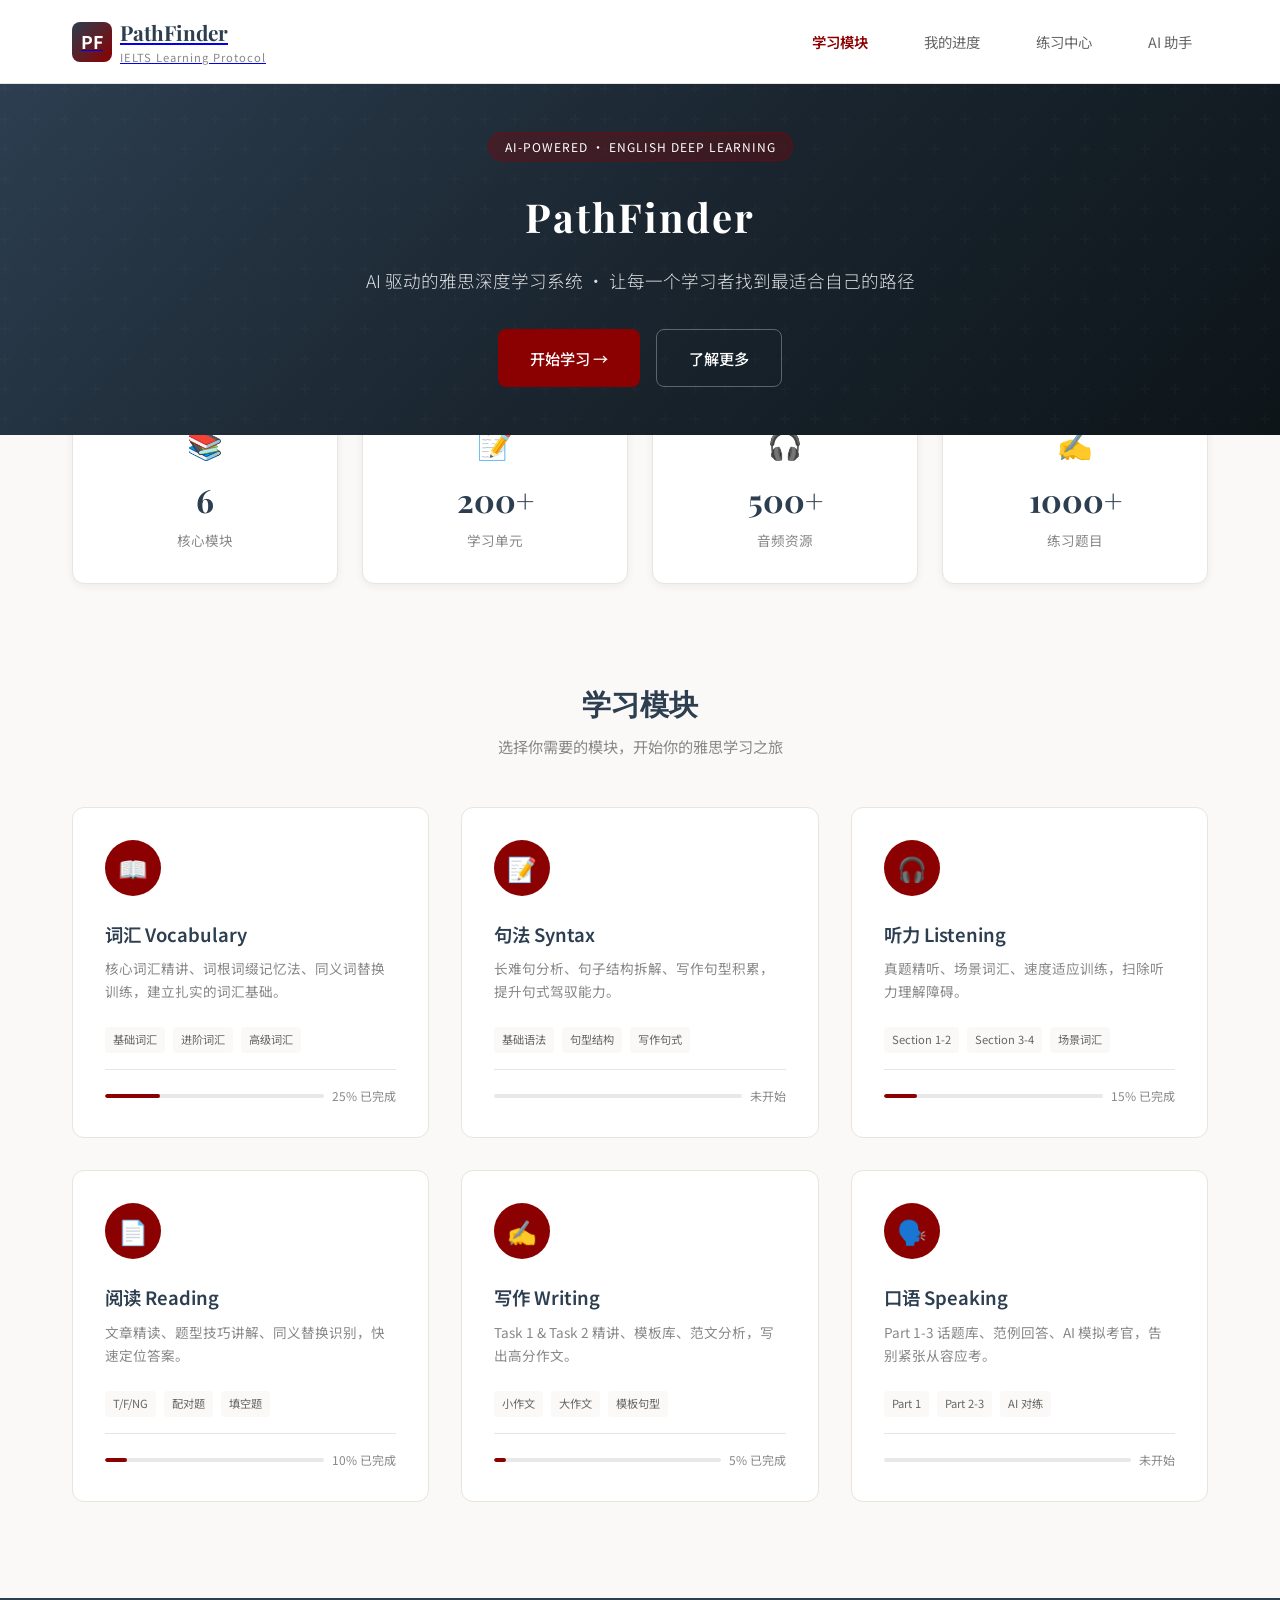
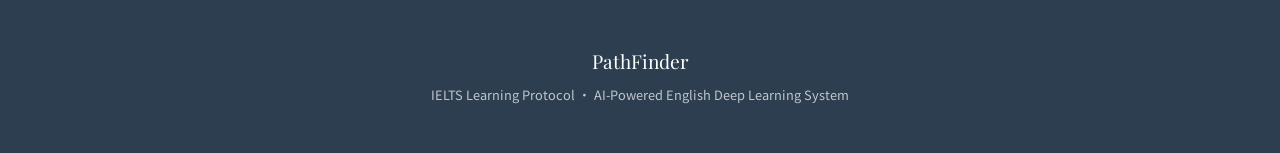
<file: index.html>
<!DOCTYPE html>
<html lang="zh-CN">
<head>
    <meta charset="UTF-8">
    <meta name="viewport" content="width=device-width, initial-scale=1.0">
    <title>PathFinder - IELTS Learning Protocol</title>
    <link href="https://fonts.googleapis.com/css2?family=Noto+Sans+SC:wght@300;400;500;600;700&family=Playfair+Display:wght@600;700&display=swap" rel="stylesheet">
    <link rel="stylesheet" href="css/styles.css">
</head>
<body>

    <!-- 顶部导航栏 -->
    <header class="header">
        <div class="container">
            <div class="header-inner">
                <a href="index.html" class="logo">
                    <div class="logo-icon">PF</div>
                    <div class="logo-text">
                        PathFinder
                        <span>IELTS Learning Protocol</span>
                    </div>
                </a>
                <nav class="nav">
                    <a href="index.html" class="nav-item active">学习模块</a>
                    <a href="#" class="nav-item">我的进度</a>
                    <a href="#" class="nav-item">练习中心</a>
                    <a href="#" class="nav-item">AI 助手</a>
                </nav>
            </div>
        </div>
    </header>

    <!-- 英雄区 -->
    <section class="hero">
        <div class="container">
            <div class="hero-content">
                <div class="hero-badge">AI-POWERED · ENGLISH DEEP LEARNING</div>
                <h1>PathFinder</h1>
                <p>AI 驱动的雅思深度学习系统 · 让每一个学习者找到最适合自己的路径</p>
                <div class="hero-actions">
                    <a href="#modules" class="btn btn-primary">开始学习 →</a>
                    <a href="#" class="btn btn-secondary">了解更多</a>
                </div>
            </div>
        </div>
    </section>

    <!-- 统计卡片 -->
    <div class="container">
        <div class="stats">
            <div class="stat-card">
                <div class="stat-icon">📚</div>
                <div class="stat-number">6</div>
                <div class="stat-label">核心模块</div>
            </div>
            <div class="stat-card">
                <div class="stat-icon">📝</div>
                <div class="stat-number">200+</div>
                <div class="stat-label">学习单元</div>
            </div>
            <div class="stat-card">
                <div class="stat-icon">🎧</div>
                <div class="stat-number">500+</div>
                <div class="stat-label">音频资源</div>
            </div>
            <div class="stat-card">
                <div class="stat-icon">✍️</div>
                <div class="stat-number">1000+</div>
                <div class="stat-label">练习题目</div>
            </div>
        </div>
    </div>

    <!-- 模块区域 -->
    <section class="section" id="modules">
        <div class="container">
            <div class="section-header">
                <h2 class="section-title">学习模块</h2>
                <p class="section-subtitle">选择你需要的模块，开始你的雅思学习之旅</p>
            </div>

            <div class="modules-grid">
                <!-- 词汇模块 -->
                <div class="module-card" onclick="location.href='module-vocabulary.html'">
                    <div class="module-icon">📖</div>
                    <h3 class="module-title">词汇 Vocabulary</h3>
                    <p class="module-desc">核心词汇精讲、词根词缀记忆法、同义词替换训练，建立扎实的词汇基础。</p>
                    <div class="module-tags">
                        <span class="module-tag">基础词汇</span>
                        <span class="module-tag">进阶词汇</span>
                        <span class="module-tag">高级词汇</span>
                    </div>
                    <div class="module-progress">
                        <div class="progress-bar">
                            <div class="progress-fill" style="width: 25%;"></div>
                        </div>
                        <span class="progress-text">25% 已完成</span>
                    </div>
                </div>

                <!-- 句法模块 -->
                <div class="module-card" onclick="location.href='module-syntax.html'">
                    <div class="module-icon">📝</div>
                    <h3 class="module-title">句法 Syntax</h3>
                    <p class="module-desc">长难句分析、句子结构拆解、写作句型积累，提升句式驾驭能力。</p>
                    <div class="module-tags">
                        <span class="module-tag">基础语法</span>
                        <span class="module-tag">句型结构</span>
                        <span class="module-tag">写作句式</span>
                    </div>
                    <div class="module-progress">
                        <div class="progress-bar">
                            <div class="progress-fill" style="width: 0%;"></div>
                        </div>
                        <span class="progress-text">未开始</span>
                    </div>
                </div>

                <!-- 听力模块 -->
                <div class="module-card" onclick="location.href='module-listening.html'">
                    <div class="module-icon">🎧</div>
                    <h3 class="module-title">听力 Listening</h3>
                    <p class="module-desc">真题精听、场景词汇、速度适应训练，扫除听力理解障碍。</p>
                    <div class="module-tags">
                        <span class="module-tag">Section 1-2</span>
                        <span class="module-tag">Section 3-4</span>
                        <span class="module-tag">场景词汇</span>
                    </div>
                    <div class="module-progress">
                        <div class="progress-bar">
                            <div class="progress-fill" style="width: 15%;"></div>
                        </div>
                        <span class="progress-text">15% 已完成</span>
                    </div>
                </div>

                <!-- 阅读模块 -->
                <div class="module-card" onclick="location.href='module-reading.html'">
                    <div class="module-icon">📄</div>
                    <h3 class="module-title">阅读 Reading</h3>
                    <p class="module-desc">文章精读、题型技巧讲解、同义替换识别，快速定位答案。</p>
                    <div class="module-tags">
                        <span class="module-tag">T/F/NG</span>
                        <span class="module-tag">配对题</span>
                        <span class="module-tag">填空题</span>
                    </div>
                    <div class="module-progress">
                        <div class="progress-bar">
                            <div class="progress-fill" style="width: 10%;"></div>
                        </div>
                        <span class="progress-text">10% 已完成</span>
                    </div>
                </div>

                <!-- 写作模块 -->
                <div class="module-card" onclick="location.href='module-writing.html'">
                    <div class="module-icon">✍️</div>
                    <h3 class="module-title">写作 Writing</h3>
                    <p class="module-desc">Task 1 & Task 2 精讲、模板库、范文分析，写出高分作文。</p>
                    <div class="module-tags">
                        <span class="module-tag">小作文</span>
                        <span class="module-tag">大作文</span>
                        <span class="module-tag">模板句型</span>
                    </div>
                    <div class="module-progress">
                        <div class="progress-bar">
                            <div class="progress-fill" style="width: 5%;"></div>
                        </div>
                        <span class="progress-text">5% 已完成</span>
                    </div>
                </div>

                <!-- 口语模块 -->
                <div class="module-card" onclick="location.href='module-speaking.html'">
                    <div class="module-icon">🗣️</div>
                    <h3 class="module-title">口语 Speaking</h3>
                    <p class="module-desc">Part 1-3 话题库、范例回答、AI 模拟考官，告别紧张从容应考。</p>
                    <div class="module-tags">
                        <span class="module-tag">Part 1</span>
                        <span class="module-tag">Part 2-3</span>
                        <span class="module-tag">AI 对练</span>
                    </div>
                    <div class="module-progress">
                        <div class="progress-bar">
                            <div class="progress-fill" style="width: 0%;"></div>
                        </div>
                        <span class="progress-text">未开始</span>
                    </div>
                </div>
            </div>
        </div>
    </section>

    <!-- 页脚 -->
    <footer class="footer">
        <div class="container">
            <div class="footer-logo">PathFinder</div>
            <p class="footer-text">IELTS Learning Protocol · AI-Powered English Deep Learning System</p>
        </div>
    </footer>

</body>
</html>
</file>
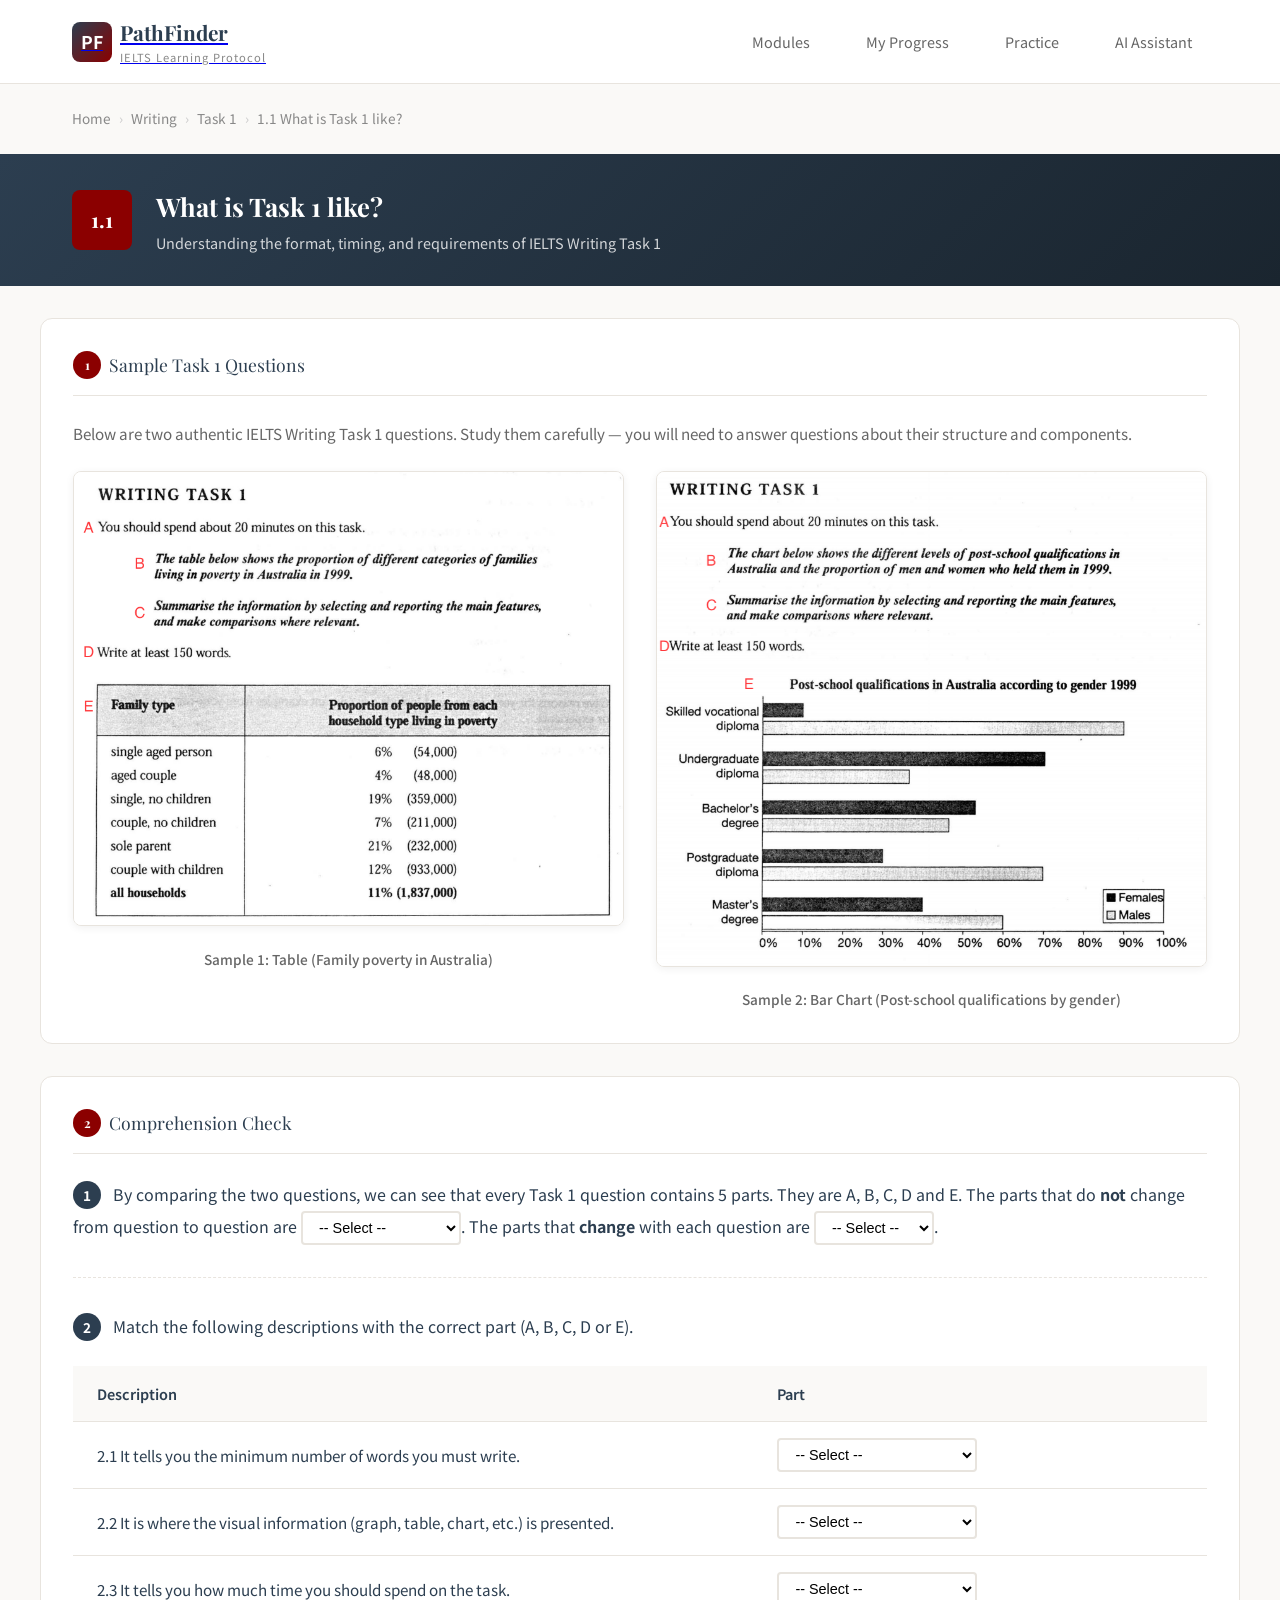
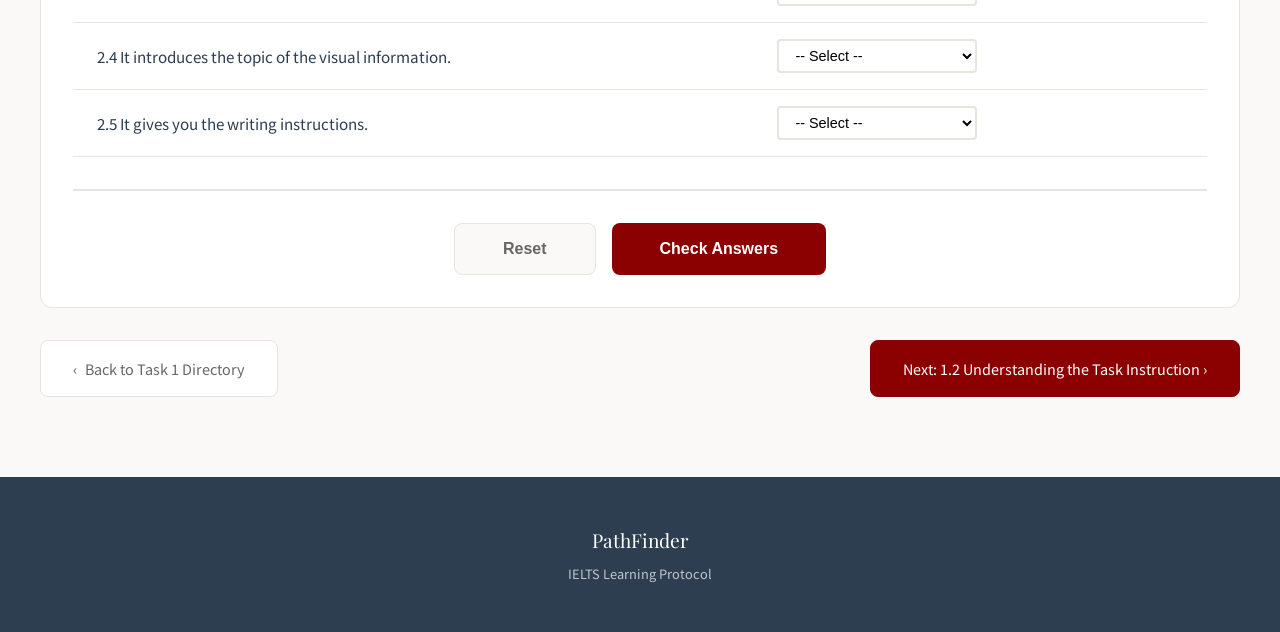
<file: lesson-writing-t1-1-1.html>
<!DOCTYPE html>
<html lang="en">
<head>
    <meta charset="UTF-8">
    <meta name="viewport" content="width=device-width, initial-scale=1.0">
    <title>1.1 What is Task 1 like? - PathFinder</title>
    <link href="https://fonts.googleapis.com/css2?family=Noto+Sans+SC:wght@300;400;500;600;700&family=Playfair+Display:wght@600;700&display=swap" rel="stylesheet">
    <link rel="stylesheet" href="css/styles.css">
    <style>
        /* ===== 课时页专属样式 ===== */

        .lesson-hero {
            background: linear-gradient(135deg, var(--primary-dark) 0%, #1a252f 100%);
            color: white;
            padding: var(--space-xl) 0;
        }

        .lesson-hero-inner {
            display: flex;
            align-items: center;
            gap: var(--space-lg);
        }

        .lesson-badge {
            width: 60px;
            height: 60px;
            background: var(--primary-red);
            border-radius: var(--radius-md);
            display: flex;
            align-items: center;
            justify-content: center;
            font-family: 'Playfair Display', serif;
            font-size: 1.3rem;
            font-weight: 700;
            color: white;
            flex-shrink: 0;
        }

        .lesson-hero-info h1 {
            font-family: 'Playfair Display', serif;
            font-size: 1.6rem;
            margin-bottom: var(--space-xs);
        }

        .lesson-hero-info p {
            font-size: 0.9rem;
            opacity: 0.8;
        }

        /* ===== 图片展示区域 ===== */
        .image-showcase {
            background: var(--bg-white);
            border: 1px solid var(--border-soft);
            border-radius: var(--radius-lg);
            padding: var(--space-xl);
            margin-bottom: var(--space-xl);
        }

        .image-showcase-title {
            font-family: 'Playfair Display', serif;
            font-size: 1.1rem;
            color: var(--primary-dark);
            margin-bottom: var(--space-lg);
            padding-bottom: var(--space-md);
            border-bottom: 1px solid var(--border-soft);
            display: flex;
            align-items: center;
            gap: var(--space-sm);
        }

        .image-showcase-title .num {
            width: 28px;
            height: 28px;
            background: var(--primary-red);
            color: white;
            border-radius: 50%;
            display: flex;
            align-items: center;
            justify-content: center;
            font-size: 0.8rem;
            font-weight: 700;
            flex-shrink: 0;
        }

        .sample-images {
            display: grid;
            grid-template-columns: 1fr 1fr;
            gap: var(--space-xl);
        }

        .sample-image-item {
            text-align: center;
        }

        .sample-image-item img {
            width: 100%;
            max-width: 100%;
            border: 1px solid var(--border-soft);
            border-radius: var(--radius-md);
            box-shadow: var(--shadow-sm);
        }

        .sample-image-label {
            margin-top: var(--space-md);
            font-size: 0.85rem;
            color: var(--text-gray);
            font-weight: 500;
        }

        /* ===== 练习区域 ===== */
        .exercise-area {
            background: var(--bg-white);
            border: 1px solid var(--border-soft);
            border-radius: var(--radius-lg);
            padding: var(--space-xl);
            margin-bottom: var(--space-xl);
        }

        .exercise-area-title {
            font-family: 'Playfair Display', serif;
            font-size: 1.1rem;
            color: var(--primary-dark);
            margin-bottom: var(--space-lg);
            padding-bottom: var(--space-md);
            border-bottom: 1px solid var(--border-soft);
            display: flex;
            align-items: center;
            gap: var(--space-sm);
        }

        .exercise-area-title .num {
            width: 28px;
            height: 28px;
            background: var(--primary-red);
            color: white;
            border-radius: 50%;
            display: flex;
            align-items: center;
            justify-content: center;
            font-size: 0.8rem;
            font-weight: 700;
            flex-shrink: 0;
        }

        .exercise-intro {
            background: var(--bg-cream);
            border-left: 3px solid var(--primary-red);
            padding: var(--space-lg);
            margin-bottom: var(--space-xl);
            border-radius: 0 var(--radius-md) var(--radius-md) 0;
            font-size: 0.95rem;
            line-height: 1.8;
            color: var(--text-dark);
        }

        /* ===== 填空题样式 ===== */
        .fill-blank-question {
            margin-bottom: var(--space-xl);
            padding-bottom: var(--space-xl);
            border-bottom: 1px dashed var(--border-soft);
        }

        .fill-blank-question:last-child {
            border-bottom: none;
            margin-bottom: 0;
            padding-bottom: 0;
        }

        .question-number {
            display: inline-block;
            width: 28px;
            height: 28px;
            background: var(--primary-dark);
            color: white;
            border-radius: 50%;
            text-align: center;
            line-height: 28px;
            font-size: 0.85rem;
            font-weight: 700;
            margin-right: var(--space-sm);
            flex-shrink: 0;
        }

        .question-text {
            font-size: 1rem;
            line-height: 2;
            color: var(--text-dark);
        }

        .blank-input {
            display: inline-block;
            width: 140px;
            padding: 4px 10px;
            border: 2px solid var(--border-soft);
            border-radius: var(--radius-sm);
            font-size: 0.95rem;
            text-align: center;
            margin: 0 4px;
            transition: all 0.2s;
            background: var(--bg-white);
        }

        .blank-input:focus {
            outline: none;
            border-color: var(--primary-red);
            background: #fff;
        }

        .blank-input.correct {
            border-color: #27ae60;
            background: rgba(39, 174, 96, 0.1);
            color: #27ae60;
        }

        .blank-input.incorrect {
            border-color: #e74c3c;
            background: rgba(231, 76, 60, 0.1);
            color: #e74c3c;
        }

        .blank-input.unchecked {
            border-color: var(--border-soft);
        }

        /* ===== 匹配题样式 ===== */
        .matching-question {
            margin-bottom: var(--space-xl);
        }

        .matching-table {
            width: 100%;
            border-collapse: collapse;
            margin-top: var(--space-lg);
        }

        .matching-table th,
        .matching-table td {
            padding: var(--space-md) var(--space-lg);
            text-align: left;
            border-bottom: 1px solid var(--border-soft);
        }

        .matching-table th {
            background: var(--bg-cream);
            font-weight: 600;
            color: var(--primary-dark);
            font-size: 0.9rem;
        }

        .matching-table td {
            font-size: 0.95rem;
            color: var(--text-dark);
        }

        .matching-select {
            padding: 6px 12px;
            border: 2px solid var(--border-soft);
            border-radius: var(--radius-sm);
            font-size: 0.9rem;
            background: var(--bg-white);
            cursor: pointer;
            min-width: 200px;
            transition: all 0.2s;
        }

        .matching-select:focus {
            outline: none;
            border-color: var(--primary-red);
        }

        .matching-select.correct {
            border-color: #27ae60;
            background: rgba(39, 174, 96, 0.1);
            color: #27ae60;
        }

        .matching-select.incorrect {
            border-color: #e74c3c;
            background: rgba(231, 76, 60, 0.1);
            color: #e74c3c;
        }

        /* ===== 核对答案按钮 ===== */
        .check-answers-section {
            display: flex;
            justify-content: center;
            gap: var(--space-md);
            margin-top: var(--space-xl);
            padding-top: var(--space-xl);
            border-top: 2px solid var(--border-soft);
        }

        .btn-check {
            padding: var(--space-md) var(--space-2xl);
            font-size: 1rem;
            font-weight: 600;
            border: none;
            border-radius: var(--radius-md);
            cursor: pointer;
            transition: all 0.3s;
        }

        .btn-check-primary {
            background: var(--primary-red);
            color: white;
        }

        .btn-check-primary:hover {
            background: #6b0000;
            transform: translateY(-2px);
            box-shadow: 0 4px 12px rgba(139, 0, 0, 0.3);
        }

        .btn-check-secondary {
            background: var(--bg-cream);
            color: var(--text-gray);
            border: 1px solid var(--border-soft);
        }

        .btn-check-secondary:hover {
            background: var(--border-soft);
        }

        /* ===== 结果反馈 ===== */
        .result-feedback {
            margin-top: var(--space-lg);
            padding: var(--space-lg);
            border-radius: var(--radius-md);
            text-align: center;
            font-size: 1rem;
            font-weight: 600;
            display: none;
        }

        .result-feedback.show {
            display: block;
        }

        .result-feedback.success {
            background: rgba(39, 174, 96, 0.1);
            color: #27ae60;
            border: 1px solid rgba(39, 174, 96, 0.3);
        }

        .result-feedback.partial {
            background: rgba(243, 156, 18, 0.1);
            color: #f39c12;
            border: 1px solid rgba(243, 156, 18, 0.3);
        }

        /* ===== 导航按钮 ===== */
        .lesson-nav {
            display: flex;
            justify-content: space-between;
            margin-top: var(--space-xl);
        }

        .lesson-nav-btn {
            display: inline-flex;
            align-items: center;
            gap: var(--space-sm);
            padding: var(--space-md) var(--space-xl);
            background: var(--bg-white);
            border: 1px solid var(--border-soft);
            border-radius: var(--radius-md);
            color: var(--text-gray);
            text-decoration: none;
            font-size: 0.9rem;
            transition: all 0.2s;
        }

        .lesson-nav-btn:hover {
            border-color: var(--primary-red);
            color: var(--primary-red);
        }

        .lesson-nav-btn.primary {
            background: var(--primary-red);
            color: white;
            border-color: var(--primary-red);
        }

        .lesson-nav-btn.primary:hover {
            background: #6b0000;
        }

        /* ===== 答案解析（默认隐藏） ===== */
        .answer-explanation {
            margin-top: var(--space-md);
            padding: var(--space-md) var(--space-lg);
            background: #f8f9fa;
            border-radius: var(--radius-sm);
            font-size: 0.9rem;
            color: var(--text-gray);
            display: none;
            border-left: 3px solid var(--primary-red);
        }

        .answer-explanation.show {
            display: block;
        }

        /* ===== 响应式 ===== */
        @media (max-width: 768px) {
            .sample-images {
                grid-template-columns: 1fr;
            }

            .blank-input {
                width: 100px;
            }

            .matching-select {
                min-width: 140px;
            }
        }
    </style>
</head>
<body>

    <!-- 顶部导航 -->
    <header class="header">
        <div class="container">
            <div class="header-inner">
                <a href="index.html" class="logo">
                    <div class="logo-icon">PF</div>
                    <div class="logo-text">PathFinder<span>IELTS Learning Protocol</span></div>
                </a>
                <nav class="nav">
                    <a href="index.html" class="nav-item">Modules</a>
                    <a href="#" class="nav-item">My Progress</a>
                    <a href="#" class="nav-item">Practice</a>
                    <a href="#" class="nav-item">AI Assistant</a>
                </nav>
            </div>
        </div>
    </header>

    <!-- 面包屑 -->
    <div class="container">
        <div class="breadcrumb" style="padding-top: var(--space-lg);">
            <a href="index.html">Home</a>
            <span class="breadcrumb-sep">›</span>
            <a href="module-writing.html">Writing</a>
            <span class="breadcrumb-sep">›</span>
            <a href="writing-task1.html">Task 1</a>
            <span class="breadcrumb-sep">›</span>
            <span>1.1 What is Task 1 like?</span>
        </div>
    </div>

    <!-- 课时标题区 -->
    <section class="lesson-hero">
        <div class="container">
            <div class="lesson-hero-inner">
                <div class="lesson-badge">1.1</div>
                <div class="lesson-hero-info">
                    <h1>What is Task 1 like?</h1>
                    <p>Understanding the format, timing, and requirements of IELTS Writing Task 1</p>
                </div>
            </div>
        </div>
    </section>

    <!-- 主内容区 -->
    <div class="container" style="padding: var(--space-xl) 0;">

        <!-- ===== 图片展示 ===== -->
        <div class="image-showcase">
            <div class="image-showcase-title">
                <span class="num">1</span>
                Sample Task 1 Questions
            </div>
            <p style="margin-bottom: var(--space-lg); color: var(--text-gray); font-size: 0.95rem; line-height: 1.8;">
                Below are two authentic IELTS Writing Task 1 questions. Study them carefully — you will need to answer questions about their structure and components.
            </p>
            <div class="sample-images">
                <div class="sample-image-item">
                    <img src="images/task1-sample1.png" alt="IELTS Task 1 Sample - Table">
                    <div class="sample-image-label">Sample 1: Table (Family poverty in Australia)</div>
                </div>
                <div class="sample-image-item">
                    <img src="images/task1-sample2.png" alt="IELTS Task 1 Sample - Bar Chart">
                    <div class="sample-image-label">Sample 2: Bar Chart (Post-school qualifications by gender)</div>
                </div>
            </div>
        </div>

        <!-- ===== 练习区域 ===== -->
        <div class="exercise-area">
            <div class="exercise-area-title">
                <span class="num">2</span>
                Comprehension Check
            </div>

            <!-- 题目 1：填空 + 下拉选择 -->
            <div class="fill-blank-question">
                <div class="question-text">
                    <span class="question-number">1</span>
                    By comparing the two questions, we can see that every Task 1 question contains 5 parts. They are A, B, C, D and E.
                    The parts that do <strong>not</strong> change from question to question are
                    <select class="matching-select" id="q1_fixed" data-answer="A,C,D" style="min-width:160px;">
                        <option value="">-- Select --</option>
                        <option value="A,C,D">A, C, D</option>
                        <option value="A,B,D">A, B, D</option>
                        <option value="B,C,E">B, C, E</option>
                        <option value="A,D,E">A, D, E</option>
                    </select>.
                    The parts that <strong>change</strong> with each question are
                    <select class="matching-select" id="q1_change" data-answer="B,E" style="min-width:120px;">
                        <option value="">-- Select --</option>
                        <option value="B,E">B, E</option>
                        <option value="A,C">A, C</option>
                        <option value="C,D">C, D</option>
                        <option value="D,E">D, E</option>
                    </select>.
                </div>
                <div class="answer-explanation" id="exp1">
                    <strong>Answers:</strong> A, C, D &nbsp;|&nbsp; B, E<br>
                    Parts A ("You should spend about 20 minutes"), C ("Summarise the information…") and D ("Write at least 150 words") stay the same in every Task 1 question.
                    Parts B (the topic sentence describing the visual) and E (the visual itself — table, chart, graph, etc.) change with each question.
                </div>
            </div>

            <!-- 题目 2：匹配题（原来的 4） -->
            <div class="matching-question" style="margin-top: var(--space-xl);">
                <div class="question-text" style="margin-bottom: var(--space-lg);">
                    <span class="question-number">2</span>
                    Match the following descriptions with the correct part (A, B, C, D or E).
                </div>

                <table class="matching-table">
                    <thead>
                        <tr>
                            <th style="width: 60%;">Description</th>
                            <th>Part</th>
                        </tr>
                    </thead>
                    <tbody>
                        <tr>
                            <td>2.1 It tells you the minimum number of words you must write.</td>
                            <td>
                                <select class="matching-select" id="m2_1" data-answer="D">
                                    <option value="">-- Select --</option>
                                    <option value="A">A</option>
                                    <option value="B">B</option>
                                    <option value="C">C</option>
                                    <option value="D">D</option>
                                    <option value="E">E</option>
                                </select>
                            </td>
                        </tr>
                        <tr>
                            <td>2.2 It is where the visual information (graph, table, chart, etc.) is presented.</td>
                            <td>
                                <select class="matching-select" id="m2_2" data-answer="E">
                                    <option value="">-- Select --</option>
                                    <option value="A">A</option>
                                    <option value="B">B</option>
                                    <option value="C">C</option>
                                    <option value="D">D</option>
                                    <option value="E">E</option>
                                </select>
                            </td>
                        </tr>
                        <tr>
                            <td>2.3 It tells you how much time you should spend on the task.</td>
                            <td>
                                <select class="matching-select" id="m2_3" data-answer="A">
                                    <option value="">-- Select --</option>
                                    <option value="A">A</option>
                                    <option value="B">B</option>
                                    <option value="C">C</option>
                                    <option value="D">D</option>
                                    <option value="E">E</option>
                                </select>
                            </td>
                        </tr>
                        <tr>
                            <td>2.4 It introduces the topic of the visual information.</td>
                            <td>
                                <select class="matching-select" id="m2_4" data-answer="B">
                                    <option value="">-- Select --</option>
                                    <option value="A">A</option>
                                    <option value="B">B</option>
                                    <option value="C">C</option>
                                    <option value="D">D</option>
                                    <option value="E">E</option>
                                </select>
                            </td>
                        </tr>
                        <tr>
                            <td>2.5 It gives you the writing instructions.</td>
                            <td>
                                <select class="matching-select" id="m2_5" data-answer="C">
                                    <option value="">-- Select --</option>
                                    <option value="A">A</option>
                                    <option value="B">B</option>
                                    <option value="C">C</option>
                                    <option value="D">D</option>
                                    <option value="E">E</option>
                                </select>
                            </td>
                        </tr>
                    </tbody>
                </table>

                <div class="answer-explanation" id="exp2">
                    <strong>Answers:</strong><br>
                    2.1 D — "Write at least 150 words."<br>
                    2.2 E — The visual data (table, chart, graph, etc.)<br>
                    2.3 A — "You should spend about 20 minutes on this task."<br>
                    2.4 B — Introduces what the visual is about<br>
                    2.5 C — "Summarise the information..."
                </div>
            </div>

            <!-- 核对答案按钮 -->
            <div class="check-answers-section">
                <button class="btn-check btn-check-secondary" onclick="resetAnswers()">Reset</button>
                <button class="btn-check btn-check-primary" onclick="checkAnswers()">Check Answers</button>
            </div>

            <!-- 结果反馈 -->
            <div class="result-feedback" id="resultFeedback"></div>
        </div>

        <!-- 课时导航 -->
        <div class="lesson-nav">
            <a href="writing-task1.html?chapter=1" class="lesson-nav-btn">
                <span>‹</span> Back to Task 1 Directory
            </a>
            <a href="lesson-writing-t1-1-2.html" class="lesson-nav-btn primary">
                Next: 1.2 Understanding the Task Instruction ›
            </a>
        </div>

    </div>

    <!-- 页脚 -->
    <footer class="footer">
        <div class="container">
            <div class="footer-logo">PathFinder</div>
            <p class="footer-text">IELTS Learning Protocol</p>
        </div>
    </footer>

    <script>
        // 核对答案功能
        function checkAnswers() {
            let correctCount = 0;
            let totalCount = 0;

            // 检查所有下拉选择（含题目1的多值选项和题目2的匹配题）
            document.querySelectorAll('.matching-select').forEach(function(select) {
                totalCount++;
                const userAnswer = select.value;
                const correctAnswer = select.dataset.answer;

                select.classList.remove('correct', 'incorrect', 'unchecked');

                if (userAnswer === '') {
                    select.classList.add('unchecked');
                } else if (userAnswer === correctAnswer) {
                    select.classList.add('correct');
                    correctCount++;
                } else {
                    select.classList.add('incorrect');
                }
            });

            // 显示结果反馈
            const feedback = document.getElementById('resultFeedback');
            const percentage = Math.round((correctCount / totalCount) * 100);

            if (correctCount === totalCount) {
                feedback.className = 'result-feedback show success';
                feedback.innerHTML = '🎉 Excellent! You got all ' + totalCount + ' questions correct!';
            } else if (correctCount >= totalCount * 0.6) {
                feedback.className = 'result-feedback show partial';
                feedback.innerHTML = '👍 Good job! You got ' + correctCount + ' out of ' + totalCount + ' correct (' + percentage + '%). Review the incorrect answers below.';
            } else {
                feedback.className = 'result-feedback show partial';
                feedback.innerHTML = '💪 Keep practicing! You got ' + correctCount + ' out of ' + totalCount + ' correct (' + percentage + '%). Review the answers and try again.';
            }

            // 显示答案解析
            document.querySelectorAll('.answer-explanation').forEach(function(exp) {
                exp.classList.add('show');
            });

            // 滚动到结果区域
            feedback.scrollIntoView({ behavior: 'smooth', block: 'center' });
        }

        // 重置答案
        function resetAnswers() {
            // 重置所有下拉
            document.querySelectorAll('.matching-select').forEach(function(select) {
                select.value = '';
                select.classList.remove('correct', 'incorrect', 'unchecked');
            });

            // 隐藏反馈
            document.getElementById('resultFeedback').classList.remove('show');

            // 隐藏答案解析
            document.querySelectorAll('.answer-explanation').forEach(function(exp) {
                exp.classList.remove('show');
            });
        }
    </script>

</body>
</html>
</file>
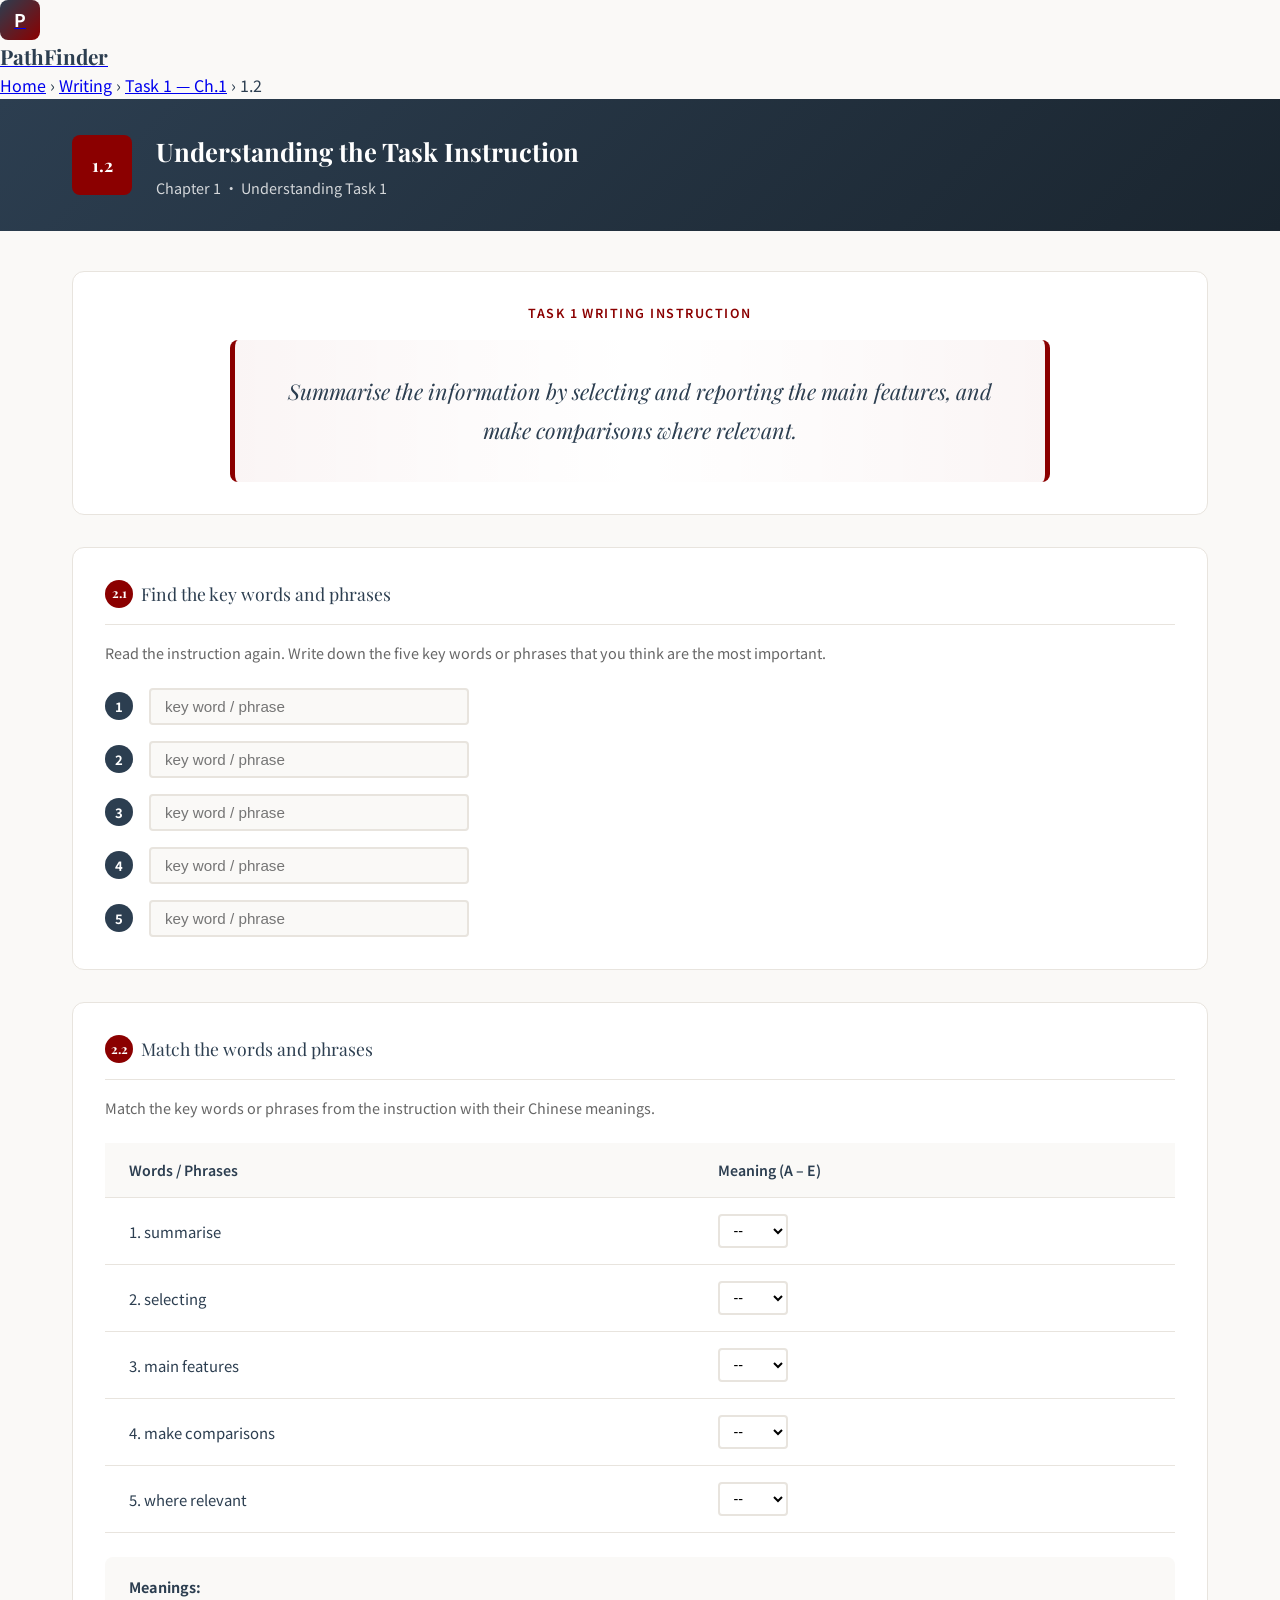
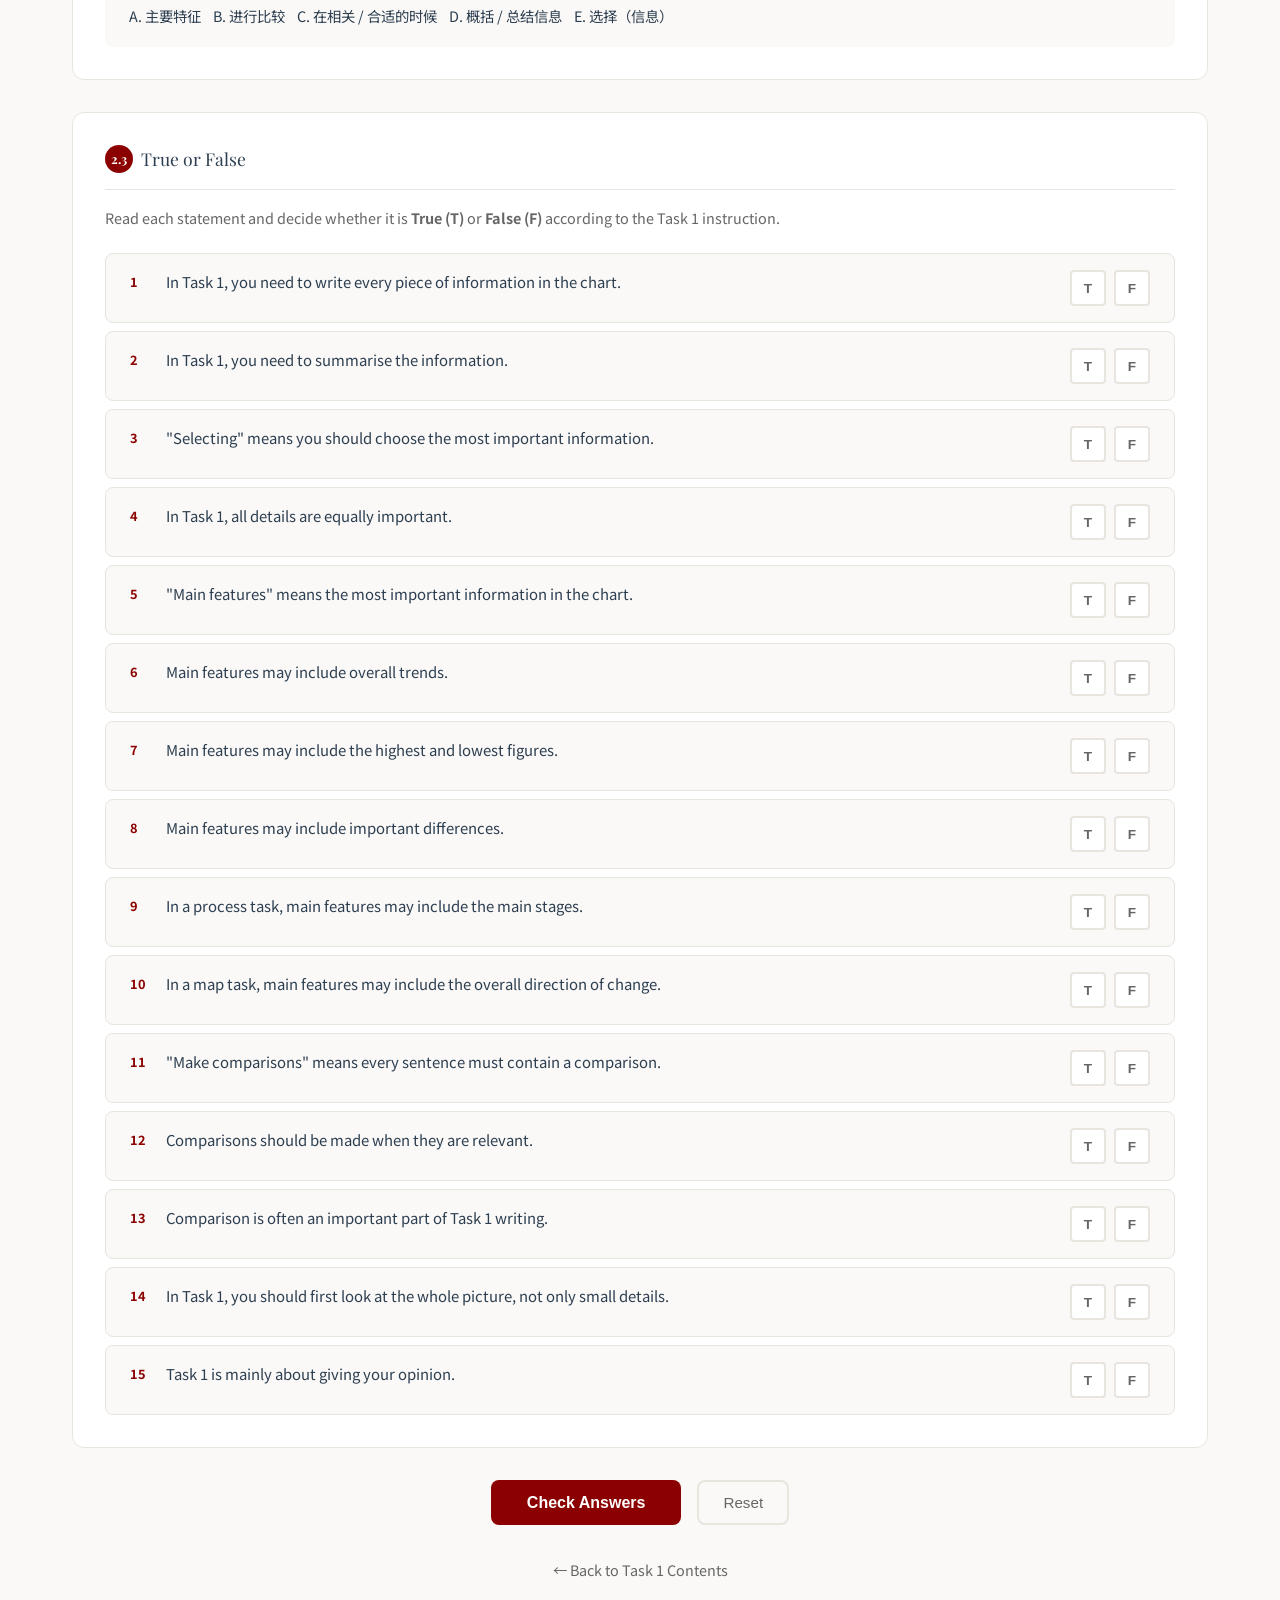
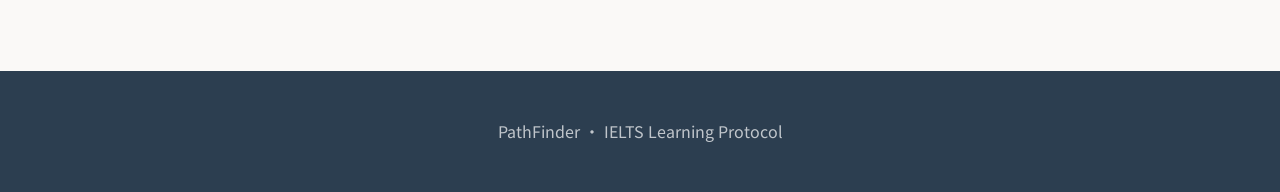
<file: lesson-writing-t1-1-2.html>
<!DOCTYPE html>
<html lang="en">
<head>
    <meta charset="UTF-8">
    <meta name="viewport" content="width=device-width, initial-scale=1.0">
    <title>1.2 Understanding the Task Instruction - PathFinder</title>
    <link href="https://fonts.googleapis.com/css2?family=Noto+Sans+SC:wght@300;400;500;600;700&family=Playfair+Display:wght@600;700&display=swap" rel="stylesheet">
    <link rel="stylesheet" href="css/styles.css">
    <style>
        /* ===== 课时页专属样式 ===== */
        .lesson-hero {
            background: linear-gradient(135deg, var(--primary-dark) 0%, #1a252f 100%);
            color: white;
            padding: var(--space-xl) 0;
        }

        .lesson-hero-inner {
            display: flex;
            align-items: center;
            gap: var(--space-lg);
        }

        .lesson-badge {
            width: 60px;
            height: 60px;
            background: var(--primary-red);
            border-radius: var(--radius-md);
            display: flex;
            align-items: center;
            justify-content: center;
            font-family: 'Playfair Display', serif;
            font-size: 1.1rem;
            font-weight: 700;
            color: white;
            flex-shrink: 0;
        }

        .lesson-hero-info h1 {
            font-family: 'Playfair Display', serif;
            font-size: 1.6rem;
            margin-bottom: var(--space-xs);
        }

        .lesson-hero-info p {
            font-size: 0.9rem;
            opacity: 0.8;
        }

        /* ===== 醒目指令句 ===== */
        .instruction-spotlight {
            background: var(--bg-white);
            border: 1px solid var(--border-soft);
            border-radius: var(--radius-lg);
            padding: var(--space-xl);
            margin-bottom: var(--space-xl);
            text-align: center;
        }

        .instruction-spotlight-label {
            font-size: 0.78rem;
            text-transform: uppercase;
            letter-spacing: 0.12em;
            color: var(--primary-red);
            font-weight: 600;
            margin-bottom: var(--space-md);
        }

        .instruction-quote {
            font-family: 'Playfair Display', serif;
            font-size: 1.35rem;
            line-height: 1.8;
            color: var(--primary-dark);
            padding: var(--space-xl) var(--space-xxl, 3rem);
            border-left: 5px solid var(--primary-red);
            border-right: 5px solid var(--primary-red);
            margin: 0 auto;
            max-width: 820px;
            background: linear-gradient(to right, rgba(139,0,0,0.04), transparent, rgba(139,0,0,0.04));
            border-radius: var(--radius-md);
            font-style: italic;
        }

        /* ===== 练习区域 ===== */
        .exercise-area {
            background: var(--bg-white);
            border: 1px solid var(--border-soft);
            border-radius: var(--radius-lg);
            padding: var(--space-xl);
            margin-bottom: var(--space-xl);
        }

        .exercise-area-title {
            font-family: 'Playfair Display', serif;
            font-size: 1.1rem;
            color: var(--primary-dark);
            margin-bottom: var(--space-md);
            padding-bottom: var(--space-md);
            border-bottom: 1px solid var(--border-soft);
            display: flex;
            align-items: center;
            gap: var(--space-sm);
        }

        .exercise-area-title .num {
            width: 28px;
            height: 28px;
            background: var(--primary-red);
            color: white;
            border-radius: 50%;
            display: flex;
            align-items: center;
            justify-content: center;
            font-size: 0.8rem;
            font-weight: 700;
            flex-shrink: 0;
        }

        .exercise-subtitle {
            font-size: 0.9rem;
            color: var(--text-gray);
            margin-bottom: var(--space-lg);
            line-height: 1.6;
        }

        /* ===== 2.1 关键词填写 ===== */
        .keyword-list {
            list-style: none;
            padding: 0;
            margin: 0;
            display: flex;
            flex-direction: column;
            gap: var(--space-md);
        }

        .keyword-list li {
            display: flex;
            align-items: center;
            gap: var(--space-md);
            font-size: 0.95rem;
            color: var(--text-dark);
        }

        .keyword-num {
            width: 28px;
            height: 28px;
            background: var(--primary-dark);
            color: white;
            border-radius: 50%;
            display: flex;
            align-items: center;
            justify-content: center;
            font-size: 0.82rem;
            font-weight: 700;
            flex-shrink: 0;
        }

        .keyword-input {
            flex: 1;
            max-width: 320px;
            padding: 8px 14px;
            border: 2px solid var(--border-soft);
            border-radius: var(--radius-sm);
            font-size: 0.95rem;
            background: var(--bg-cream);
            transition: all 0.2s;
        }

        .keyword-input:focus {
            outline: none;
            border-color: var(--primary-red);
            background: #fff;
        }

        .keyword-input.correct {
            border-color: #27ae60;
            background: rgba(39, 174, 96, 0.08);
        }

        .keyword-input.incorrect {
            border-color: #e74c3c;
            background: rgba(231, 76, 60, 0.08);
        }

        /* ===== 2.2 匹配题 ===== */
        .matching-layout {
            display: grid;
            grid-template-columns: 1fr 1fr;
            gap: var(--space-xl);
            margin-top: var(--space-lg);
        }

        .matching-col h4 {
            font-size: 0.85rem;
            text-transform: uppercase;
            letter-spacing: 0.08em;
            color: var(--primary-red);
            font-weight: 600;
            margin-bottom: var(--space-md);
            padding-bottom: var(--space-sm);
            border-bottom: 1px solid var(--border-soft);
        }

        .matching-table {
            width: 100%;
            border-collapse: collapse;
            margin-top: var(--space-sm);
        }

        .matching-table th,
        .matching-table td {
            padding: var(--space-md) var(--space-lg);
            text-align: left;
            border-bottom: 1px solid var(--border-soft);
        }

        .matching-table th {
            background: var(--bg-cream);
            font-weight: 600;
            color: var(--primary-dark);
            font-size: 0.88rem;
        }

        .matching-table td {
            font-size: 0.93rem;
            color: var(--text-dark);
        }

        .matching-select {
            padding: 6px 10px;
            border: 2px solid var(--border-soft);
            border-radius: var(--radius-sm);
            font-size: 0.9rem;
            background: var(--bg-white);
            cursor: pointer;
            min-width: 70px;
            transition: all 0.2s;
        }

        .matching-select:focus {
            outline: none;
            border-color: var(--primary-red);
        }

        .matching-select.correct {
            border-color: #27ae60;
            background: rgba(39, 174, 96, 0.1);
            color: #27ae60;
            font-weight: 600;
        }

        .matching-select.incorrect {
            border-color: #e74c3c;
            background: rgba(231, 76, 60, 0.1);
            color: #e74c3c;
        }

        /* ===== 2.3 判断题 ===== */
        .tf-list {
            display: flex;
            flex-direction: column;
            gap: var(--space-sm);
            margin-top: var(--space-md);
        }

        .tf-item {
            display: flex;
            align-items: flex-start;
            gap: var(--space-md);
            padding: var(--space-md) var(--space-lg);
            border-radius: var(--radius-md);
            border: 1px solid var(--border-soft);
            background: var(--bg-cream);
            transition: background 0.2s;
        }

        .tf-item:hover {
            background: var(--bg-white);
        }

        .tf-item.correct-row {
            background: rgba(39, 174, 96, 0.06);
            border-color: rgba(39, 174, 96, 0.3);
        }

        .tf-item.incorrect-row {
            background: rgba(231, 76, 60, 0.06);
            border-color: rgba(231, 76, 60, 0.3);
        }

        .tf-num {
            font-size: 0.8rem;
            font-weight: 700;
            color: var(--primary-red);
            min-width: 20px;
            padding-top: 2px;
        }

        .tf-statement {
            flex: 1;
            font-size: 0.93rem;
            line-height: 1.65;
            color: var(--text-dark);
        }

        .tf-options {
            display: flex;
            gap: var(--space-sm);
            flex-shrink: 0;
        }

        .tf-btn {
            width: 36px;
            height: 36px;
            border: 2px solid var(--border-soft);
            border-radius: var(--radius-sm);
            background: var(--bg-white);
            font-size: 0.85rem;
            font-weight: 700;
            cursor: pointer;
            transition: all 0.18s;
            color: var(--text-gray);
        }

        .tf-btn:hover {
            border-color: var(--primary-dark);
            color: var(--primary-dark);
        }

        .tf-btn.selected-T {
            background: var(--primary-dark);
            border-color: var(--primary-dark);
            color: white;
        }

        .tf-btn.selected-F {
            background: var(--primary-red);
            border-color: var(--primary-red);
            color: white;
        }

        .tf-btn.correct-btn {
            background: #27ae60;
            border-color: #27ae60;
            color: white;
        }

        .tf-btn.incorrect-btn {
            background: #e74c3c;
            border-color: #e74c3c;
            color: white;
        }

        /* ===== 答案解析 ===== */
        .answer-explanation {
            display: none;
            margin-top: var(--space-sm);
            padding: var(--space-sm) var(--space-md);
            background: rgba(44, 62, 80, 0.05);
            border-left: 3px solid var(--primary-dark);
            border-radius: 0 var(--radius-sm) var(--radius-sm) 0;
            font-size: 0.85rem;
            color: var(--text-gray);
            line-height: 1.6;
        }

        .answer-explanation.show {
            display: block;
        }

        /* ===== 操作按钮 ===== */
        .action-bar {
            display: flex;
            gap: var(--space-md);
            margin: var(--space-xl) 0;
            justify-content: center;
        }

        .btn-check {
            padding: 12px 36px;
            background: var(--primary-red);
            color: white;
            border: none;
            border-radius: var(--radius-md);
            font-size: 1rem;
            font-weight: 600;
            cursor: pointer;
            transition: all 0.2s;
        }

        .btn-check:hover {
            background: #6b0000;
            transform: translateY(-1px);
        }

        .btn-reset {
            padding: 12px 24px;
            background: transparent;
            color: var(--text-gray);
            border: 2px solid var(--border-soft);
            border-radius: var(--radius-md);
            font-size: 0.95rem;
            cursor: pointer;
            transition: all 0.2s;
        }

        .btn-reset:hover {
            border-color: var(--primary-dark);
            color: var(--primary-dark);
        }

        /* ===== 结果反馈 ===== */
        .result-feedback {
            display: none;
            padding: var(--space-lg) var(--space-xl);
            border-radius: var(--radius-md);
            text-align: center;
            font-weight: 600;
            font-size: 1rem;
            margin: var(--space-lg) 0;
        }

        .result-feedback.show {
            display: block;
        }

        .result-feedback.success {
            background: rgba(39, 174, 96, 0.12);
            color: #1e8449;
            border: 1px solid rgba(39, 174, 96, 0.3);
        }

        .result-feedback.partial {
            background: rgba(139, 0, 0, 0.07);
            color: var(--primary-red);
            border: 1px solid rgba(139, 0, 0, 0.2);
        }

        /* ===== 答案解析总览（2.2 / 2.3） ===== */
        .section-answer-block {
            display: none;
            background: var(--bg-cream);
            border: 1px solid var(--border-soft);
            border-radius: var(--radius-md);
            padding: var(--space-lg);
            margin-top: var(--space-lg);
            font-size: 0.9rem;
            line-height: 2;
        }

        .section-answer-block.show {
            display: block;
        }

        @media (max-width: 768px) {
            .instruction-quote {
                font-size: 1.1rem;
                padding: var(--space-lg) var(--space-lg);
            }
            .matching-layout {
                grid-template-columns: 1fr;
            }
        }
    </style>
</head>
<body>

    <!-- 导航栏 -->
    <nav class="navbar">
        <div class="nav-inner">
            <a href="index.html" class="nav-logo">
                <span class="logo-icon">P</span>
                <span class="logo-text">PathFinder</span>
            </a>
            <div class="nav-breadcrumb">
                <a href="index.html">Home</a>
                <span class="bc-sep">›</span>
                <a href="module-writing.html">Writing</a>
                <span class="bc-sep">›</span>
                <a href="writing-task1.html?chapter=1">Task 1 — Ch.1</a>
                <span class="bc-sep">›</span>
                <span>1.2</span>
            </div>
        </div>
    </nav>

    <!-- 课时标题区 -->
    <div class="lesson-hero">
        <div class="container">
            <div class="lesson-hero-inner">
                <div class="lesson-badge">1.2</div>
                <div class="lesson-hero-info">
                    <h1>Understanding the Task Instruction</h1>
                    <p>Chapter 1 · Understanding Task 1</p>
                </div>
            </div>
        </div>
    </div>

    <!-- 主内容 -->
    <div class="container" style="padding-top: var(--space-xxl, 2.5rem); padding-bottom: var(--space-xxl, 2.5rem);">

        <!-- 醒目指令句 -->
        <div class="instruction-spotlight">
            <div class="instruction-spotlight-label">Task 1 Writing Instruction</div>
            <div class="instruction-quote">
                Summarise the information by selecting and reporting the main features,
                and make comparisons where relevant.
            </div>
        </div>

        <!-- 练习 2.1 -->
        <div class="exercise-area">
            <div class="exercise-area-title">
                <span class="num">2.1</span>
                Find the key words and phrases
            </div>
            <p class="exercise-subtitle">
                Read the instruction again. Write down the five key words or phrases that you think are the most important.
            </p>

            <ul class="keyword-list">
                <li>
                    <span class="keyword-num">1</span>
                    <input type="text" class="keyword-input" id="kw1" data-answer="summarise" placeholder="key word / phrase">
                </li>
                <li>
                    <span class="keyword-num">2</span>
                    <input type="text" class="keyword-input" id="kw2" data-answer="selecting" placeholder="key word / phrase">
                </li>
                <li>
                    <span class="keyword-num">3</span>
                    <input type="text" class="keyword-input" id="kw3" data-answer="main features" placeholder="key word / phrase">
                </li>
                <li>
                    <span class="keyword-num">4</span>
                    <input type="text" class="keyword-input" id="kw4" data-answer="make comparisons" placeholder="key word / phrase">
                </li>
                <li>
                    <span class="keyword-num">5</span>
                    <input type="text" class="keyword-input" id="kw5" data-answer="where relevant" placeholder="key word / phrase">
                </li>
            </ul>

            <div class="answer-explanation" id="exp_kw">
                <strong>Answers:</strong> 1. summarise &nbsp; 2. selecting &nbsp; 3. main features &nbsp; 4. make comparisons &nbsp; 5. where relevant
            </div>
        </div>

        <!-- 练习 2.2 -->
        <div class="exercise-area">
            <div class="exercise-area-title">
                <span class="num">2.2</span>
                Match the words and phrases
            </div>
            <p class="exercise-subtitle">
                Match the key words or phrases from the instruction with their Chinese meanings.
            </p>

            <table class="matching-table">
                <thead>
                    <tr>
                        <th style="width: 55%;">Words / Phrases</th>
                        <th>Meaning (A – E)</th>
                    </tr>
                </thead>
                <tbody>
                    <tr>
                        <td>1. summarise</td>
                        <td>
                            <select class="matching-select" id="m22_1" data-answer="D">
                                <option value="">--</option>
                                <option value="A">A</option>
                                <option value="B">B</option>
                                <option value="C">C</option>
                                <option value="D">D</option>
                                <option value="E">E</option>
                            </select>
                        </td>
                    </tr>
                    <tr>
                        <td>2. selecting</td>
                        <td>
                            <select class="matching-select" id="m22_2" data-answer="E">
                                <option value="">--</option>
                                <option value="A">A</option>
                                <option value="B">B</option>
                                <option value="C">C</option>
                                <option value="D">D</option>
                                <option value="E">E</option>
                            </select>
                        </td>
                    </tr>
                    <tr>
                        <td>3. main features</td>
                        <td>
                            <select class="matching-select" id="m22_3" data-answer="A">
                                <option value="">--</option>
                                <option value="A">A</option>
                                <option value="B">B</option>
                                <option value="C">C</option>
                                <option value="D">D</option>
                                <option value="E">E</option>
                            </select>
                        </td>
                    </tr>
                    <tr>
                        <td>4. make comparisons</td>
                        <td>
                            <select class="matching-select" id="m22_4" data-answer="B">
                                <option value="">--</option>
                                <option value="A">A</option>
                                <option value="B">B</option>
                                <option value="C">C</option>
                                <option value="D">D</option>
                                <option value="E">E</option>
                            </select>
                        </td>
                    </tr>
                    <tr>
                        <td>5. where relevant</td>
                        <td>
                            <select class="matching-select" id="m22_5" data-answer="C">
                                <option value="">--</option>
                                <option value="A">A</option>
                                <option value="B">B</option>
                                <option value="C">C</option>
                                <option value="D">D</option>
                                <option value="E">E</option>
                            </select>
                        </td>
                    </tr>
                </tbody>
            </table>

            <!-- 词义参考列 -->
            <div style="margin-top: var(--space-lg); padding: var(--space-md) var(--space-lg); background: var(--bg-cream); border-radius: var(--radius-md); font-size: 0.9rem; line-height: 2; color: var(--text-dark);">
                <strong>Meanings:</strong><br>
                A. 主要特征 &nbsp;&nbsp; B. 进行比较 &nbsp;&nbsp; C. 在相关 / 合适的时候 &nbsp;&nbsp; D. 概括 / 总结信息 &nbsp;&nbsp; E. 选择（信息）
            </div>

            <div class="answer-explanation" id="exp_22">
                <strong>Answers:</strong> 1 → D &nbsp; 2 → E &nbsp; 3 → A &nbsp; 4 → B &nbsp; 5 → C
            </div>
        </div>

        <!-- 练习 2.3 -->
        <div class="exercise-area">
            <div class="exercise-area-title">
                <span class="num">2.3</span>
                True or False
            </div>
            <p class="exercise-subtitle">
                Read each statement and decide whether it is <strong>True (T)</strong> or <strong>False (F)</strong> according to the Task 1 instruction.
            </p>

            <div class="tf-list">
                <!-- 用 JS 渲染，数据在下方 -->
            </div>

            <div class="answer-explanation" id="exp_23">
                <strong>Answers:</strong> 1-F &nbsp; 2-T &nbsp; 3-T &nbsp; 4-F &nbsp; 5-T &nbsp; 6-T &nbsp; 7-T &nbsp; 8-T &nbsp; 9-T &nbsp; 10-T &nbsp; 11-F &nbsp; 12-T &nbsp; 13-T &nbsp; 14-T &nbsp; 15-F
            </div>
        </div>

        <!-- 操作按钮 -->
        <div class="action-bar">
            <button class="btn-check" onclick="checkAnswers()">Check Answers</button>
            <button class="btn-reset" onclick="resetAnswers()">Reset</button>
        </div>

        <!-- 结果反馈 -->
        <div class="result-feedback" id="resultFeedback"></div>

        <!-- 返回目录 -->
        <div style="text-align: center; margin-top: var(--space-xl);">
            <a href="writing-task1.html?chapter=1" style="color: var(--text-gray); font-size: 0.9rem; text-decoration: none;">
                ← Back to Task 1 Contents
            </a>
        </div>

    </div>

    <!-- Footer -->
    <footer class="footer">
        <div class="container">
            <p>PathFinder · IELTS Learning Protocol</p>
        </div>
    </footer>

    <script>
        // ===== T/F 题目数据 =====
        var tfQuestions = [
            { num: 1,  text: "In Task 1, you need to write every piece of information in the chart.", answer: "F" },
            { num: 2,  text: "In Task 1, you need to summarise the information.", answer: "T" },
            { num: 3,  text: '"Selecting" means you should choose the most important information.', answer: "T" },
            { num: 4,  text: "In Task 1, all details are equally important.", answer: "F" },
            { num: 5,  text: '"Main features" means the most important information in the chart.', answer: "T" },
            { num: 6,  text: "Main features may include overall trends.", answer: "T" },
            { num: 7,  text: "Main features may include the highest and lowest figures.", answer: "T" },
            { num: 8,  text: "Main features may include important differences.", answer: "T" },
            { num: 9,  text: "In a process task, main features may include the main stages.", answer: "T" },
            { num: 10, text: "In a map task, main features may include the overall direction of change.", answer: "T" },
            { num: 11, text: '"Make comparisons" means every sentence must contain a comparison.', answer: "F" },
            { num: 12, text: "Comparisons should be made when they are relevant.", answer: "T" },
            { num: 13, text: "Comparison is often an important part of Task 1 writing.", answer: "T" },
            { num: 14, text: "In Task 1, you should first look at the whole picture, not only small details.", answer: "T" },
            { num: 15, text: "Task 1 is mainly about giving your opinion.", answer: "F" }
        ];

        // ===== 渲染 T/F 题目 =====
        (function renderTF() {
            var list = document.querySelector('.tf-list');
            tfQuestions.forEach(function(q) {
                var item = document.createElement('div');
                item.className = 'tf-item';
                item.id = 'tf_row_' + q.num;
                item.innerHTML =
                    '<span class="tf-num">' + q.num + '</span>' +
                    '<span class="tf-statement">' + q.text + '</span>' +
                    '<div class="tf-options">' +
                        '<button class="tf-btn" id="tf_T_' + q.num + '" onclick="selectTF(' + q.num + ', \'T\')">T</button>' +
                        '<button class="tf-btn" id="tf_F_' + q.num + '" onclick="selectTF(' + q.num + ', \'F\')">F</button>' +
                    '</div>';
                list.appendChild(item);
            });
        })();

        // ===== 点击 T/F 按钮 =====
        function selectTF(num, val) {
            var btnT = document.getElementById('tf_T_' + num);
            var btnF = document.getElementById('tf_F_' + num);
            btnT.classList.remove('selected-T', 'selected-F');
            btnF.classList.remove('selected-T', 'selected-F');
            if (val === 'T') {
                btnT.classList.add('selected-T');
            } else {
                btnF.classList.add('selected-F');
            }
            // 标记用户选择
            btnT.dataset.userSelected = (val === 'T') ? 'T' : '';
            btnF.dataset.userSelected = (val === 'F') ? 'F' : '';
        }

        // ===== 核对答案 =====
        function checkAnswers() {
            var totalCount = 0;
            var correctCount = 0;

            // --- 2.1 关键词 ---
            var kwAnswers = ['summarise', 'selecting', 'main features', 'make comparisons', 'where relevant'];
            for (var i = 1; i <= 5; i++) {
                totalCount++;
                var inp = document.getElementById('kw' + i);
                var userVal = inp.value.trim().toLowerCase();
                var correctVal = kwAnswers[i - 1].toLowerCase();
                inp.classList.remove('correct', 'incorrect');
                if (userVal === '') {
                    // leave as is
                } else if (userVal === correctVal) {
                    inp.classList.add('correct');
                    correctCount++;
                } else {
                    inp.classList.add('incorrect');
                }
            }
            document.getElementById('exp_kw').classList.add('show');

            // --- 2.2 匹配 ---
            document.querySelectorAll('[id^="m22_"]').forEach(function(sel) {
                totalCount++;
                sel.classList.remove('correct', 'incorrect');
                if (sel.value === '') return;
                if (sel.value === sel.dataset.answer) {
                    sel.classList.add('correct');
                    correctCount++;
                } else {
                    sel.classList.add('incorrect');
                }
            });
            document.getElementById('exp_22').classList.add('show');

            // --- 2.3 T/F ---
            tfQuestions.forEach(function(q) {
                totalCount++;
                var btnT = document.getElementById('tf_T_' + q.num);
                var btnF = document.getElementById('tf_F_' + q.num);
                var row  = document.getElementById('tf_row_' + q.num);
                var userAns = '';
                if (btnT.classList.contains('selected-T')) userAns = 'T';
                if (btnF.classList.contains('selected-F')) userAns = 'F';

                // 清除之前状态
                btnT.classList.remove('selected-T', 'selected-F', 'correct-btn', 'incorrect-btn');
                btnF.classList.remove('selected-T', 'selected-F', 'correct-btn', 'incorrect-btn');
                row.classList.remove('correct-row', 'incorrect-row');

                if (userAns === '') return;

                if (userAns === q.answer) {
                    // 正确：高亮正确按钮为绿色
                    var correctBtn = (q.answer === 'T') ? btnT : btnF;
                    correctBtn.classList.add('correct-btn');
                    row.classList.add('correct-row');
                    correctCount++;
                } else {
                    // 错误：红色标出学生的选择，绿色标出正确答案
                    var wrongBtn   = (userAns  === 'T') ? btnT : btnF;
                    var rightBtn   = (q.answer === 'T') ? btnT : btnF;
                    wrongBtn.classList.add('incorrect-btn');
                    rightBtn.classList.add('correct-btn');
                    row.classList.add('incorrect-row');
                }
            });
            document.getElementById('exp_23').classList.add('show');

            // --- 反馈 ---
            var answered = document.querySelectorAll('.keyword-input.correct, .keyword-input.incorrect, .matching-select.correct, .matching-select.incorrect').length;
            var fb = document.getElementById('resultFeedback');
            var pct = Math.round((correctCount / totalCount) * 100);

            if (pct === 100) {
                fb.className = 'result-feedback show success';
                fb.innerHTML = '🎉 Excellent! All ' + totalCount + ' questions correct!';
            } else if (pct >= 60) {
                fb.className = 'result-feedback show partial';
                fb.innerHTML = '👍 Good job! ' + correctCount + ' / ' + totalCount + ' correct (' + pct + '%). Review the highlighted items below.';
            } else {
                fb.className = 'result-feedback show partial';
                fb.innerHTML = '💪 Keep going! ' + correctCount + ' / ' + totalCount + ' correct (' + pct + '%). Study the answers and try again.';
            }

            fb.scrollIntoView({ behavior: 'smooth', block: 'center' });
        }

        // ===== 重置 =====
        function resetAnswers() {
            // 2.1
            for (var i = 1; i <= 5; i++) {
                var inp = document.getElementById('kw' + i);
                inp.value = '';
                inp.classList.remove('correct', 'incorrect');
            }
            document.getElementById('exp_kw').classList.remove('show');

            // 2.2
            document.querySelectorAll('[id^="m22_"]').forEach(function(sel) {
                sel.value = '';
                sel.classList.remove('correct', 'incorrect');
            });
            document.getElementById('exp_22').classList.remove('show');

            // 2.3
            tfQuestions.forEach(function(q) {
                var btnT = document.getElementById('tf_T_' + q.num);
                var btnF = document.getElementById('tf_F_' + q.num);
                var row  = document.getElementById('tf_row_' + q.num);
                btnT.className = 'tf-btn';
                btnF.className = 'tf-btn';
                row.classList.remove('correct-row', 'incorrect-row');
            });
            document.getElementById('exp_23').classList.remove('show');

            // 反馈
            document.getElementById('resultFeedback').className = 'result-feedback';
        }
    </script>

</body>
</html>
</file>
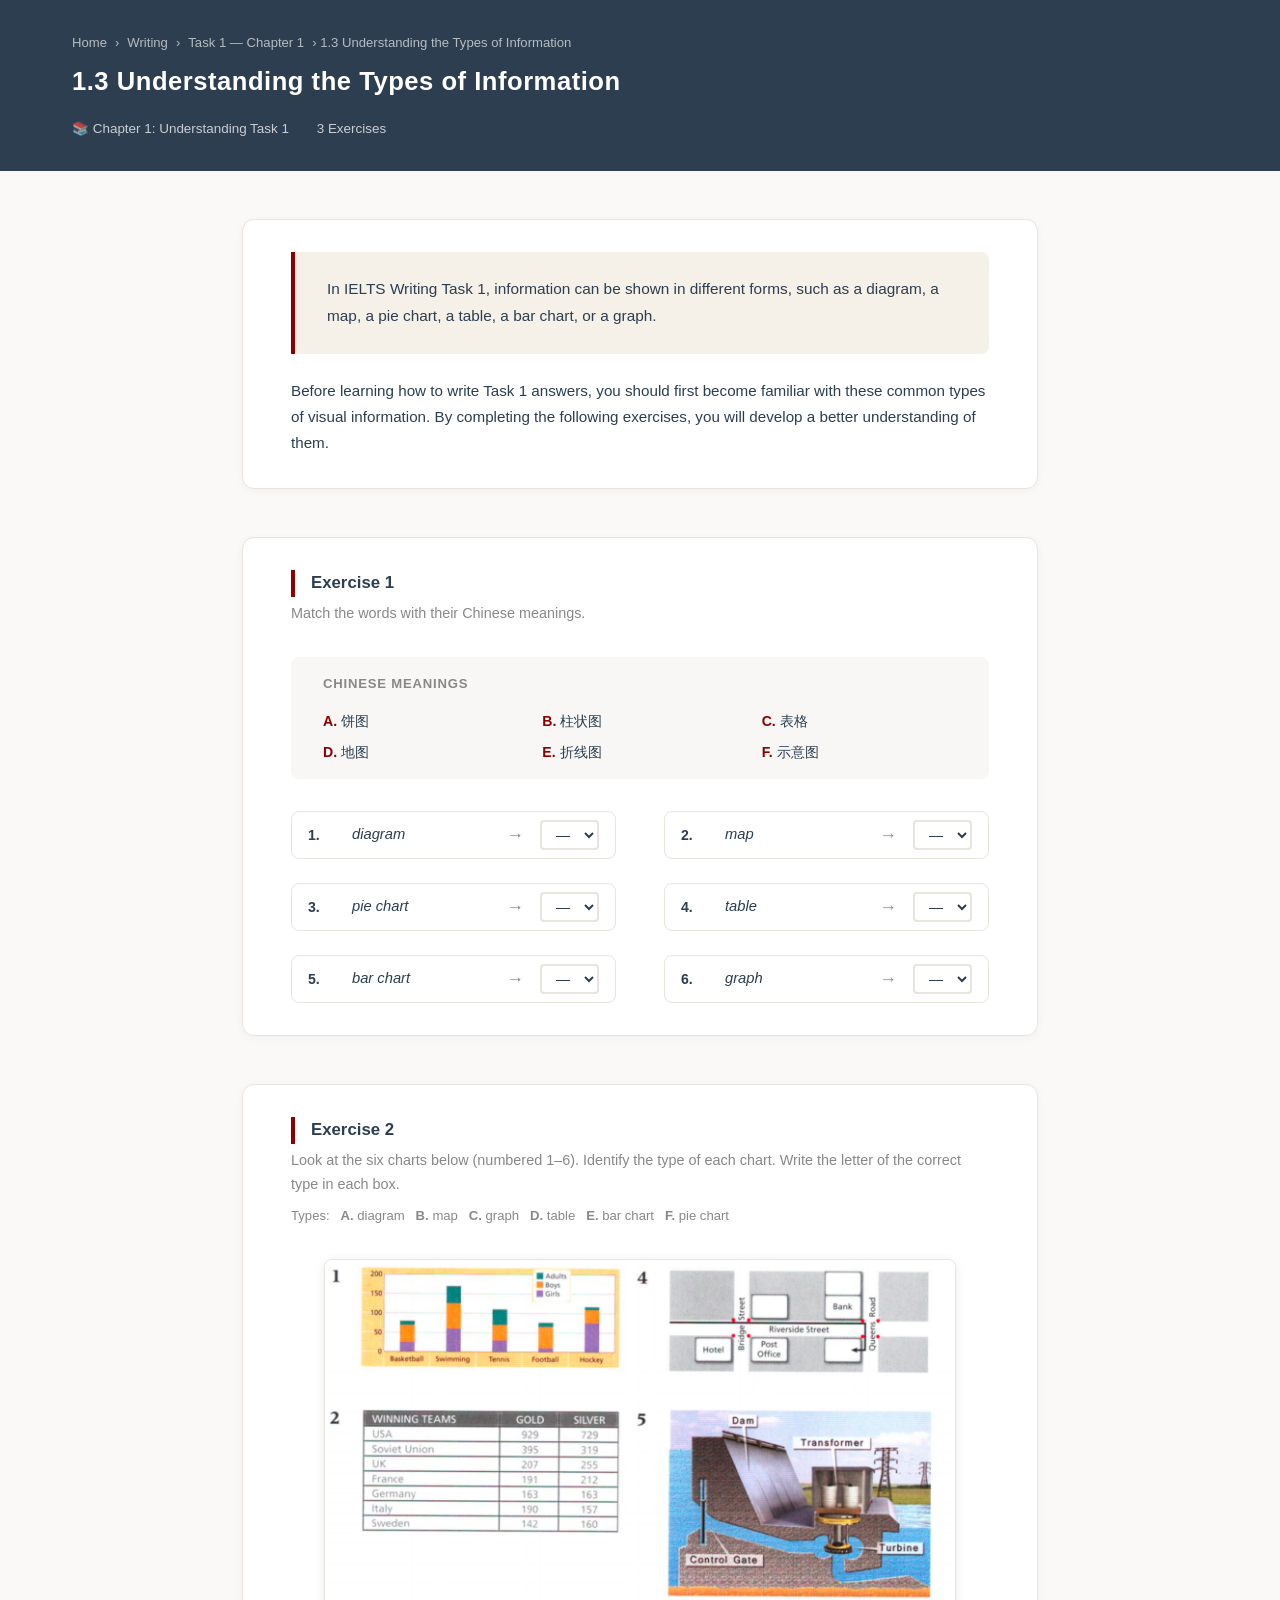
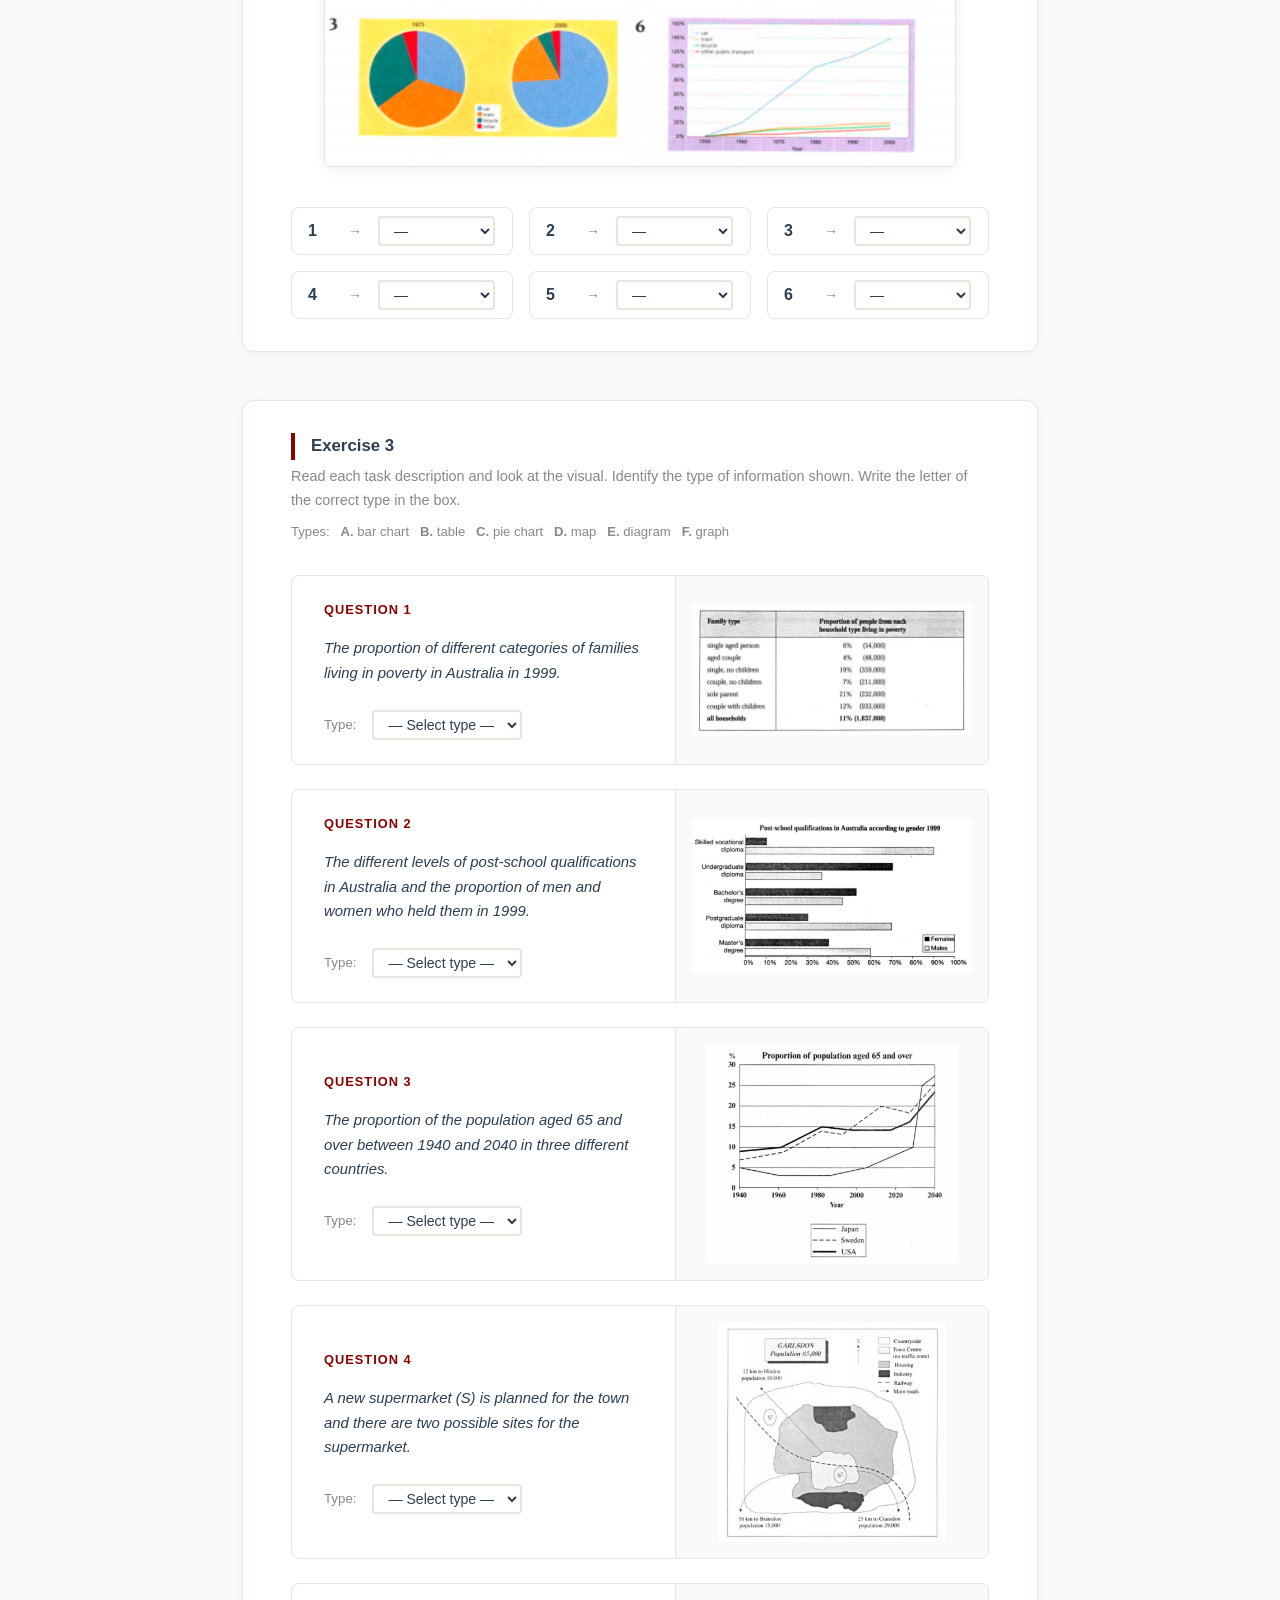
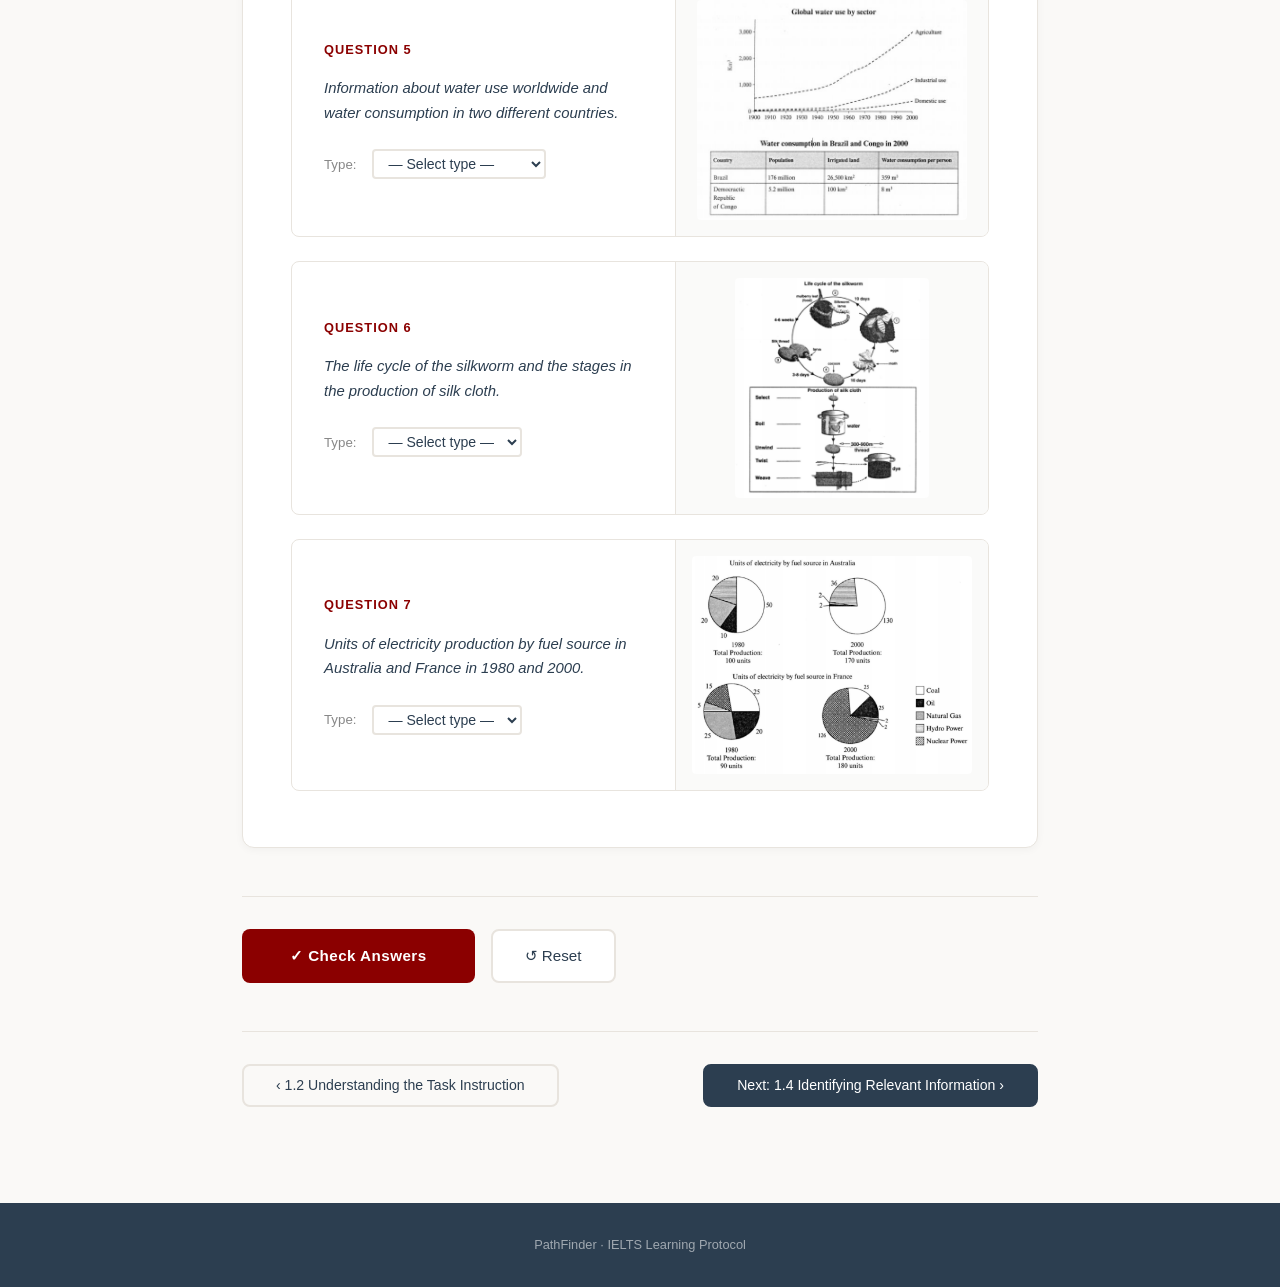
<file: lesson-writing-t1-1-3.html>
<!DOCTYPE html>
<html lang="en">
<head>
    <meta charset="UTF-8">
    <meta name="viewport" content="width=device-width, initial-scale=1.0">
    <title>1.3 Understanding the Types of Information — PathFinder</title>
    <link rel="stylesheet" href="css/styles.css">
    <style>
        /* ===== Lesson page base ===== */
        .lesson-hero {
            background: var(--primary-dark);
            color: white;
            padding: var(--space-xl) 0;
        }
        .lesson-hero .breadcrumb { color: rgba(255,255,255,0.65); font-size: 0.82rem; margin-bottom: var(--space-sm); }
        .lesson-hero .breadcrumb a { color: rgba(255,255,255,0.65); text-decoration: none; }
        .lesson-hero .breadcrumb a:hover { color: white; }
        .lesson-hero h1 { font-size: 1.6rem; font-weight: 700; margin: var(--space-xs) 0 0; letter-spacing: 0.02em; }
        .lesson-hero .lesson-meta { margin-top: var(--space-md); font-size: 0.84rem; opacity: 0.75; }
        .lesson-hero .lesson-meta span { margin-right: var(--space-lg); }

        .lesson-body { padding: var(--space-2xl) 0; }

        /* ===== Intro text ===== */
        .intro-section {
            background: white;
            border: 1px solid var(--border-soft);
            border-radius: var(--radius-lg);
            padding: var(--space-xl) var(--space-2xl);
            margin-bottom: var(--space-xl);
            box-shadow: 0 2px 8px rgba(0,0,0,0.04);
        }
        .intro-highlight {
            background: #f5f0e8;
            border-left: 4px solid var(--primary-red);
            padding: var(--space-lg) var(--space-xl);
            margin-bottom: var(--space-lg);
            font-size: 0.96rem;
            line-height: 1.75;
            color: var(--text-body);
            border-radius: 0 var(--radius-md) var(--radius-md) 0;
        }
        .intro-follow {
            font-size: 0.95rem;
            line-height: 1.7;
            color: var(--text-body);
            margin: 0;
        }

        /* ===== Exercise sections ===== */
        .exercise-section {
            background: white;
            border: 1px solid var(--border-soft);
            border-radius: var(--radius-lg);
            padding: var(--space-xl) var(--space-2xl);
            margin-bottom: var(--space-xl);
            box-shadow: 0 2px 8px rgba(0,0,0,0.04);
        }
        .exercise-title {
            font-size: 1.05rem;
            font-weight: 700;
            color: var(--primary-dark);
            border-left: 4px solid var(--primary-red);
            padding-left: var(--space-md);
            margin-bottom: var(--space-xs);
        }
        .exercise-instruction {
            font-size: 0.9rem;
            color: var(--text-light);
            margin-bottom: var(--space-xl);
            line-height: 1.7;
        }

        /* ===== Exercise 1: Word-meaning match ===== */
        .word-match-grid {
            display: grid;
            grid-template-columns: 1fr 1fr;
            gap: var(--space-lg) var(--space-2xl);
        }
        .word-match-row {
            display: flex;
            align-items: center;
            gap: var(--space-md);
            padding: var(--space-sm) var(--space-md);
            background: var(--bg-warm);
            border-radius: var(--radius-md);
            border: 1px solid var(--border-soft);
        }
        .word-label {
            font-weight: 600;
            color: var(--primary-dark);
            min-width: 28px;
            font-size: 0.88rem;
        }
        .word-text {
            font-style: italic;
            color: var(--text-body);
            flex: 1;
            font-size: 0.92rem;
        }
        .word-arrow { color: var(--text-light); font-size: 1.1rem; }

        .meaning-list {
            margin-bottom: var(--space-xl);
            background: #f8f7f5;
            border-radius: var(--radius-md);
            padding: var(--space-md) var(--space-xl);
        }
        .meaning-list-title {
            font-size: 0.82rem;
            font-weight: 600;
            color: var(--text-light);
            text-transform: uppercase;
            letter-spacing: 0.06em;
            margin-bottom: var(--space-md);
        }
        .meaning-items {
            display: grid;
            grid-template-columns: repeat(3, 1fr);
            gap: var(--space-sm) var(--space-lg);
        }
        .meaning-item {
            font-size: 0.88rem;
            color: var(--text-body);
        }
        .meaning-item .letter {
            font-weight: 700;
            color: var(--primary-red);
            margin-right: 4px;
        }

        /* ===== Exercise 2: Chart identification ===== */
        .chart-image-container {
            text-align: center;
            margin-bottom: var(--space-xl);
        }
        .chart-image-container img {
            max-width: 100%;
            border: 1px solid var(--border-soft);
            border-radius: var(--radius-md);
            box-shadow: 0 2px 12px rgba(0,0,0,0.08);
        }
        .chart-answers-grid {
            display: grid;
            grid-template-columns: repeat(3, 1fr);
            gap: var(--space-md);
        }
        .chart-answer-row {
            display: flex;
            align-items: center;
            gap: var(--space-md);
            background: var(--bg-warm);
            border-radius: var(--radius-md);
            padding: var(--space-sm) var(--space-md);
            border: 1px solid var(--border-soft);
        }
        .chart-num {
            font-weight: 700;
            color: var(--primary-dark);
            font-size: 1rem;
            min-width: 24px;
        }

        /* ===== Exercise 3: Image + text identification ===== */
        .ex3-item {
            border: 1px solid var(--border-soft);
            border-radius: var(--radius-md);
            overflow: hidden;
            margin-bottom: var(--space-lg);
        }
        .ex3-item-body {
            display: flex;
            gap: 0;
            align-items: stretch;
        }
        .ex3-text-side {
            flex: 1;
            padding: var(--space-lg) var(--space-xl);
            display: flex;
            flex-direction: column;
            justify-content: center;
            gap: var(--space-md);
        }
        .ex3-item-number {
            font-size: 0.8rem;
            font-weight: 700;
            color: var(--primary-red);
            text-transform: uppercase;
            letter-spacing: 0.08em;
        }
        .ex3-item-desc {
            font-size: 0.93rem;
            color: var(--text-body);
            line-height: 1.65;
            font-style: italic;
        }
        .ex3-answer-row {
            display: flex;
            align-items: center;
            gap: var(--space-md);
            margin-top: var(--space-sm);
        }
        .ex3-answer-label {
            font-size: 0.83rem;
            color: var(--text-light);
            font-weight: 500;
        }
        .ex3-image-side {
            flex: 0 0 45%;
            max-width: 45%;
            border-left: 1px solid var(--border-soft);
            background: #fafaf9;
            display: flex;
            align-items: center;
            justify-content: center;
            padding: var(--space-md);
        }
        .ex3-image-side img {
            max-width: 100%;
            max-height: 220px;
            object-fit: contain;
            border-radius: 4px;
        }

        /* ===== Shared form elements ===== */
        .matching-select {
            border: 2px solid var(--border-soft);
            border-radius: var(--radius-sm);
            padding: 4px 10px;
            font-size: 0.88rem;
            color: var(--text-body);
            background: white;
            cursor: pointer;
            outline: none;
            transition: border-color 0.2s;
        }
        .matching-select:focus { border-color: var(--primary-dark); }
        .matching-select.correct { border-color: #4caf50; background: #e8f5e9; color: #2e7d32; font-weight: 600; }
        .matching-select.incorrect { border-color: #f44336; background: #ffebee; color: #c62828; }
        .matching-select.unchecked { border-color: #ff9800; background: #fff3e0; }

        /* ===== Action buttons ===== */
        .action-bar {
            display: flex;
            gap: var(--space-md);
            margin-top: var(--space-2xl);
            padding-top: var(--space-xl);
            border-top: 1px solid var(--border-soft);
            flex-wrap: wrap;
        }
        .btn-check {
            background: var(--primary-red);
            color: white;
            border: none;
            border-radius: var(--radius-md);
            padding: var(--space-md) var(--space-2xl);
            font-size: 0.95rem;
            font-weight: 600;
            cursor: pointer;
            letter-spacing: 0.03em;
            transition: background 0.2s;
        }
        .btn-check:hover { background: #6b0000; }
        .btn-reset {
            background: white;
            color: var(--text-body);
            border: 2px solid var(--border-soft);
            border-radius: var(--radius-md);
            padding: var(--space-md) var(--space-xl);
            font-size: 0.95rem;
            cursor: pointer;
            transition: border-color 0.2s;
        }
        .btn-reset:hover { border-color: var(--primary-dark); color: var(--primary-dark); }

        /* ===== Result feedback ===== */
        .result-feedback {
            display: none;
            border-radius: var(--radius-md);
            padding: var(--space-md) var(--space-xl);
            font-size: 0.92rem;
            font-weight: 500;
            margin-top: var(--space-lg);
        }
        .result-feedback.show { display: block; }
        .result-feedback.success { background: #e8f5e9; border: 1px solid #a5d6a7; color: #2e7d32; }
        .result-feedback.partial { background: #fff3e0; border: 1px solid #ffcc02; color: #e65100; }

        /* ===== Answer explanation ===== */
        .answer-explanation {
            display: none;
            background: #f9f9f7;
            border-left: 3px solid #4caf50;
            padding: var(--space-sm) var(--space-md);
            border-radius: 0 var(--radius-sm) var(--radius-sm) 0;
            font-size: 0.83rem;
            color: var(--text-light);
            margin-top: var(--space-sm);
        }
        .answer-explanation.show { display: block; }
        .correct-answer { color: #2e7d32; font-weight: 700; }

        /* ===== Bottom navigation ===== */
        .lesson-nav {
            display: flex;
            justify-content: space-between;
            align-items: center;
            padding: var(--space-xl) 0 var(--space-2xl);
            border-top: 1px solid var(--border-soft);
            margin-top: var(--space-2xl);
        }
        .lesson-nav-btn {
            display: inline-flex;
            align-items: center;
            gap: var(--space-sm);
            padding: var(--space-sm) var(--space-xl);
            border-radius: var(--radius-md);
            font-size: 0.88rem;
            font-weight: 500;
            text-decoration: none;
            border: 2px solid var(--border-soft);
            color: var(--text-body);
            transition: all 0.2s;
        }
        .lesson-nav-btn:hover { border-color: var(--primary-dark); color: var(--primary-dark); }
        .lesson-nav-btn.primary {
            background: var(--primary-dark);
            color: white;
            border-color: var(--primary-dark);
        }
        .lesson-nav-btn.primary:hover { background: var(--primary-red); border-color: var(--primary-red); }

        @media (max-width: 768px) {
            .word-match-grid { grid-template-columns: 1fr; }
            .meaning-items { grid-template-columns: repeat(2, 1fr); }
            .chart-answers-grid { grid-template-columns: repeat(2, 1fr); }
            .ex3-item-body { flex-direction: column; }
            .ex3-image-side {
                flex: none;
                max-width: 100%;
                border-left: none;
                border-top: 1px solid var(--border-soft);
            }
        }
    </style>
</head>
<body>

    <!-- Hero -->
    <div class="lesson-hero">
        <div class="container">
            <div class="breadcrumb">
                <a href="index.html">Home</a> ›
                <a href="module-writing.html">Writing</a> ›
                <a href="writing-task1.html?chapter=1">Task 1 — Chapter 1</a> ›
                1.3 Understanding the Types of Information
            </div>
            <h1>1.3 Understanding the Types of Information</h1>
            <div class="lesson-meta">
                <span>📚 Chapter 1: Understanding Task 1</span>
                <span>3 Exercises</span>
            </div>
        </div>
    </div>

    <!-- Body -->
    <div class="lesson-body">
        <div class="container" style="max-width: 860px;">

            <!-- ===== Intro Section ===== -->
            <div class="intro-section">
                <div class="intro-highlight">
                    In IELTS Writing Task 1, information can be shown in different forms, such as a diagram, a map, a pie chart, a table, a bar chart, or a graph.
                </div>
                <p class="intro-follow">
                    Before learning how to write Task 1 answers, you should first become familiar with these common types of visual information. By completing the following exercises, you will develop a better understanding of them.
                </p>
            </div>

            <!-- ===== Exercise 1 ===== -->
            <div class="exercise-section">
                <div class="exercise-title">Exercise 1</div>
                <div class="exercise-instruction">
                    Match the words with their Chinese meanings.
                </div>

                <div class="meaning-list">
                    <div class="meaning-list-title">Chinese Meanings</div>
                    <div class="meaning-items">
                        <div class="meaning-item"><span class="letter">A.</span>饼图</div>
                        <div class="meaning-item"><span class="letter">B.</span>柱状图</div>
                        <div class="meaning-item"><span class="letter">C.</span>表格</div>
                        <div class="meaning-item"><span class="letter">D.</span>地图</div>
                        <div class="meaning-item"><span class="letter">E.</span>折线图</div>
                        <div class="meaning-item"><span class="letter">F.</span>示意图</div>
                    </div>
                </div>

                <div class="word-match-grid">
                    <div class="word-match-row">
                        <span class="word-label">1.</span>
                        <span class="word-text">diagram</span>
                        <span class="word-arrow">→</span>
                        <select class="matching-select" id="ex1_1" data-answer="F">
                            <option value="">—</option>
                            <option value="A">A</option>
                            <option value="B">B</option>
                            <option value="C">C</option>
                            <option value="D">D</option>
                            <option value="E">E</option>
                            <option value="F">F</option>
                        </select>
                    </div>
                    <div class="word-match-row">
                        <span class="word-label">2.</span>
                        <span class="word-text">map</span>
                        <span class="word-arrow">→</span>
                        <select class="matching-select" id="ex1_2" data-answer="D">
                            <option value="">—</option>
                            <option value="A">A</option>
                            <option value="B">B</option>
                            <option value="C">C</option>
                            <option value="D">D</option>
                            <option value="E">E</option>
                            <option value="F">F</option>
                        </select>
                    </div>
                    <div class="word-match-row">
                        <span class="word-label">3.</span>
                        <span class="word-text">pie chart</span>
                        <span class="word-arrow">→</span>
                        <select class="matching-select" id="ex1_3" data-answer="A">
                            <option value="">—</option>
                            <option value="A">A</option>
                            <option value="B">B</option>
                            <option value="C">C</option>
                            <option value="D">D</option>
                            <option value="E">E</option>
                            <option value="F">F</option>
                        </select>
                    </div>
                    <div class="word-match-row">
                        <span class="word-label">4.</span>
                        <span class="word-text">table</span>
                        <span class="word-arrow">→</span>
                        <select class="matching-select" id="ex1_4" data-answer="C">
                            <option value="">—</option>
                            <option value="A">A</option>
                            <option value="B">B</option>
                            <option value="C">C</option>
                            <option value="D">D</option>
                            <option value="E">E</option>
                            <option value="F">F</option>
                        </select>
                    </div>
                    <div class="word-match-row">
                        <span class="word-label">5.</span>
                        <span class="word-text">bar chart</span>
                        <span class="word-arrow">→</span>
                        <select class="matching-select" id="ex1_5" data-answer="B">
                            <option value="">—</option>
                            <option value="A">A</option>
                            <option value="B">B</option>
                            <option value="C">C</option>
                            <option value="D">D</option>
                            <option value="E">E</option>
                            <option value="F">F</option>
                        </select>
                    </div>
                    <div class="word-match-row">
                        <span class="word-label">6.</span>
                        <span class="word-text">graph</span>
                        <span class="word-arrow">→</span>
                        <select class="matching-select" id="ex1_6" data-answer="E">
                            <option value="">—</option>
                            <option value="A">A</option>
                            <option value="B">B</option>
                            <option value="C">C</option>
                            <option value="D">D</option>
                            <option value="E">E</option>
                            <option value="F">F</option>
                        </select>
                    </div>
                </div>

                <div class="answer-explanation" id="exp_ex1" style="margin-top: var(--space-lg);">
                    <strong>Answers:</strong>
                    1 → <span class="correct-answer">F（示意图）</span> &nbsp;
                    2 → <span class="correct-answer">D（地图）</span> &nbsp;
                    3 → <span class="correct-answer">A（饼图）</span> &nbsp;
                    4 → <span class="correct-answer">C（表格）</span> &nbsp;
                    5 → <span class="correct-answer">B（柱状图）</span> &nbsp;
                    6 → <span class="correct-answer">E（折线图）</span>
                </div>
            </div>

            <!-- ===== Exercise 2 ===== -->
            <div class="exercise-section">
                <div class="exercise-title">Exercise 2</div>
                <div class="exercise-instruction">
                    Look at the six charts below (numbered 1–6). Identify the type of each chart. Write the letter of the correct type in each box.
                    <div style="margin-top: var(--space-sm); font-size: 0.82rem; color: var(--text-light);">
                        Types: &nbsp;
                        <strong>A.</strong> diagram &nbsp;
                        <strong>B.</strong> map &nbsp;
                        <strong>C.</strong> graph &nbsp;
                        <strong>D.</strong> table &nbsp;
                        <strong>E.</strong> bar chart &nbsp;
                        <strong>F.</strong> pie chart
                    </div>
                </div>

                <div class="chart-image-container">
                    <img src="images/t1-13-ex2-charts.png" alt="Six chart types for identification">
                </div>

                <div class="chart-answers-grid">
                    <div class="chart-answer-row">
                        <span class="chart-num">1</span>
                        <span style="color:var(--text-light); font-size:0.88rem;">→</span>
                        <select class="matching-select" id="ex2_1" data-answer="E">
                            <option value="">—</option>
                            <option value="A">A. diagram</option>
                            <option value="B">B. map</option>
                            <option value="C">C. graph</option>
                            <option value="D">D. table</option>
                            <option value="E">E. bar chart</option>
                            <option value="F">F. pie chart</option>
                        </select>
                    </div>
                    <div class="chart-answer-row">
                        <span class="chart-num">2</span>
                        <span style="color:var(--text-light); font-size:0.88rem;">→</span>
                        <select class="matching-select" id="ex2_2" data-answer="D">
                            <option value="">—</option>
                            <option value="A">A. diagram</option>
                            <option value="B">B. map</option>
                            <option value="C">C. graph</option>
                            <option value="D">D. table</option>
                            <option value="E">E. bar chart</option>
                            <option value="F">F. pie chart</option>
                        </select>
                    </div>
                    <div class="chart-answer-row">
                        <span class="chart-num">3</span>
                        <span style="color:var(--text-light); font-size:0.88rem;">→</span>
                        <select class="matching-select" id="ex2_3" data-answer="F">
                            <option value="">—</option>
                            <option value="A">A. diagram</option>
                            <option value="B">B. map</option>
                            <option value="C">C. graph</option>
                            <option value="D">D. table</option>
                            <option value="E">E. bar chart</option>
                            <option value="F">F. pie chart</option>
                        </select>
                    </div>
                    <div class="chart-answer-row">
                        <span class="chart-num">4</span>
                        <span style="color:var(--text-light); font-size:0.88rem;">→</span>
                        <select class="matching-select" id="ex2_4" data-answer="B">
                            <option value="">—</option>
                            <option value="A">A. diagram</option>
                            <option value="B">B. map</option>
                            <option value="C">C. graph</option>
                            <option value="D">D. table</option>
                            <option value="E">E. bar chart</option>
                            <option value="F">F. pie chart</option>
                        </select>
                    </div>
                    <div class="chart-answer-row">
                        <span class="chart-num">5</span>
                        <span style="color:var(--text-light); font-size:0.88rem;">→</span>
                        <select class="matching-select" id="ex2_5" data-answer="A">
                            <option value="">—</option>
                            <option value="A">A. diagram</option>
                            <option value="B">B. map</option>
                            <option value="C">C. graph</option>
                            <option value="D">D. table</option>
                            <option value="E">E. bar chart</option>
                            <option value="F">F. pie chart</option>
                        </select>
                    </div>
                    <div class="chart-answer-row">
                        <span class="chart-num">6</span>
                        <span style="color:var(--text-light); font-size:0.88rem;">→</span>
                        <select class="matching-select" id="ex2_6" data-answer="C">
                            <option value="">—</option>
                            <option value="A">A. diagram</option>
                            <option value="B">B. map</option>
                            <option value="C">C. graph</option>
                            <option value="D">D. table</option>
                            <option value="E">E. bar chart</option>
                            <option value="F">F. pie chart</option>
                        </select>
                    </div>
                </div>

                <div class="answer-explanation" id="exp_ex2" style="margin-top: var(--space-lg);">
                    <strong>Answers:</strong>
                    1 → <span class="correct-answer">E (bar chart)</span> &nbsp;
                    2 → <span class="correct-answer">D (table)</span> &nbsp;
                    3 → <span class="correct-answer">F (pie chart)</span> &nbsp;
                    4 → <span class="correct-answer">B (map)</span> &nbsp;
                    5 → <span class="correct-answer">A (diagram)</span> &nbsp;
                    6 → <span class="correct-answer">C (graph)</span>
                </div>
            </div>

            <!-- ===== Exercise 3 ===== -->
            <div class="exercise-section">
                <div class="exercise-title">Exercise 3</div>
                <div class="exercise-instruction">
                    Read each task description and look at the visual. Identify the type of information shown. Write the letter of the correct type in the box.
                    <div style="margin-top: var(--space-sm); font-size: 0.82rem; color: var(--text-light);">
                        Types: &nbsp;
                        <strong>A.</strong> bar chart &nbsp;
                        <strong>B.</strong> table &nbsp;
                        <strong>C.</strong> pie chart &nbsp;
                        <strong>D.</strong> map &nbsp;
                        <strong>E.</strong> diagram &nbsp;
                        <strong>F.</strong> graph
                    </div>
                </div>

                <!-- Item 1 -->
                <div class="ex3-item">
                    <div class="ex3-item-body">
                        <div class="ex3-text-side">
                            <div class="ex3-item-number">Question 1</div>
                            <div class="ex3-item-desc">
                                The proportion of different categories of families living in poverty in Australia in 1999.
                            </div>
                            <div class="ex3-answer-row">
                                <span class="ex3-answer-label">Type:</span>
                                <select class="matching-select" id="ex3_1" data-answer="B">
                                    <option value="">— Select type —</option>
                                    <option value="A">A. bar chart</option>
                                    <option value="B">B. table</option>
                                    <option value="C">C. pie chart</option>
                                    <option value="D">D. map</option>
                                    <option value="E">E. diagram</option>
                                    <option value="F">F. graph</option>
                                </select>
                            </div>
                            <div class="answer-explanation" id="exp3_1">
                                Answer: <span class="correct-answer">B. table</span> — The data is presented in rows and columns showing family types and their poverty proportions.
                            </div>
                        </div>
                        <div class="ex3-image-side">
                            <img src="images/t1-13-ex3-1.png" alt="Task 1 sample — table">
                        </div>
                    </div>
                </div>

                <!-- Item 2 -->
                <div class="ex3-item">
                    <div class="ex3-item-body">
                        <div class="ex3-text-side">
                            <div class="ex3-item-number">Question 2</div>
                            <div class="ex3-item-desc">
                                The different levels of post-school qualifications in Australia and the proportion of men and women who held them in 1999.
                            </div>
                            <div class="ex3-answer-row">
                                <span class="ex3-answer-label">Type:</span>
                                <select class="matching-select" id="ex3_2" data-answer="A">
                                    <option value="">— Select type —</option>
                                    <option value="A">A. bar chart</option>
                                    <option value="B">B. table</option>
                                    <option value="C">C. pie chart</option>
                                    <option value="D">D. map</option>
                                    <option value="E">E. diagram</option>
                                    <option value="F">F. graph</option>
                                </select>
                            </div>
                            <div class="answer-explanation" id="exp3_2">
                                Answer: <span class="correct-answer">A. bar chart</span> — The visual uses horizontal bars to compare male and female qualification levels.
                            </div>
                        </div>
                        <div class="ex3-image-side">
                            <img src="images/t1-13-ex3-2.png" alt="Task 1 sample — bar chart">
                        </div>
                    </div>
                </div>

                <!-- Item 3 -->
                <div class="ex3-item">
                    <div class="ex3-item-body">
                        <div class="ex3-text-side">
                            <div class="ex3-item-number">Question 3</div>
                            <div class="ex3-item-desc">
                                The proportion of the population aged 65 and over between 1940 and 2040 in three different countries.
                            </div>
                            <div class="ex3-answer-row">
                                <span class="ex3-answer-label">Type:</span>
                                <select class="matching-select" id="ex3_3" data-answer="F">
                                    <option value="">— Select type —</option>
                                    <option value="A">A. bar chart</option>
                                    <option value="B">B. table</option>
                                    <option value="C">C. pie chart</option>
                                    <option value="D">D. map</option>
                                    <option value="E">E. diagram</option>
                                    <option value="F">F. graph</option>
                                </select>
                            </div>
                            <div class="answer-explanation" id="exp3_3">
                                Answer: <span class="correct-answer">F. graph</span> — The visual shows three line curves plotted over time (1940–2040), which is a line graph.
                            </div>
                        </div>
                        <div class="ex3-image-side">
                            <img src="images/t1-13-ex3-3.png" alt="Task 1 sample — graph">
                        </div>
                    </div>
                </div>

                <!-- Item 4 -->
                <div class="ex3-item">
                    <div class="ex3-item-body">
                        <div class="ex3-text-side">
                            <div class="ex3-item-number">Question 4</div>
                            <div class="ex3-item-desc">
                                A new supermarket (S) is planned for the town and there are two possible sites for the supermarket.
                            </div>
                            <div class="ex3-answer-row">
                                <span class="ex3-answer-label">Type:</span>
                                <select class="matching-select" id="ex3_4" data-answer="D">
                                    <option value="">— Select type —</option>
                                    <option value="A">A. bar chart</option>
                                    <option value="B">B. table</option>
                                    <option value="C">C. pie chart</option>
                                    <option value="D">D. map</option>
                                    <option value="E">E. diagram</option>
                                    <option value="F">F. graph</option>
                                </select>
                            </div>
                            <div class="answer-explanation" id="exp3_4">
                                Answer: <span class="correct-answer">D. map</span> — The visual shows a town layout with roads, buildings and possible sites for the supermarket.
                            </div>
                        </div>
                        <div class="ex3-image-side">
                            <img src="images/t1-13-ex3-4.png" alt="Task 1 sample — map">
                        </div>
                    </div>
                </div>

                <!-- Item 5 -->
                <div class="ex3-item">
                    <div class="ex3-item-body">
                        <div class="ex3-text-side">
                            <div class="ex3-item-number">Question 5</div>
                            <div class="ex3-item-desc">
                                Information about water use worldwide and water consumption in two different countries.
                            </div>
                            <div class="ex3-answer-row">
                                <span class="ex3-answer-label">Type:</span>
                                <select class="matching-select" id="ex3_5" data-answer="F+B">
                                    <option value="">— Select type —</option>
                                    <option value="A">A. bar chart</option>
                                    <option value="B">B. table</option>
                                    <option value="C">C. pie chart</option>
                                    <option value="D">D. map</option>
                                    <option value="E">E. diagram</option>
                                    <option value="F">F. graph</option>
                                    <option value="F+B">F + B (graph + table)</option>
                                </select>
                            </div>
                            <div class="answer-explanation" id="exp3_5">
                                Answer: <span class="correct-answer">F + B (graph + table)</span> — This question combines a line graph (global water use trends) and a table (water consumption in Brazil and Congo). Task 1 sometimes uses two visuals together.
                            </div>
                        </div>
                        <div class="ex3-image-side">
                            <img src="images/t1-13-ex3-5.jpg" alt="Task 1 sample — graph + table">
                        </div>
                    </div>
                </div>

                <!-- Item 6 -->
                <div class="ex3-item">
                    <div class="ex3-item-body">
                        <div class="ex3-text-side">
                            <div class="ex3-item-number">Question 6</div>
                            <div class="ex3-item-desc">
                                The life cycle of the silkworm and the stages in the production of silk cloth.
                            </div>
                            <div class="ex3-answer-row">
                                <span class="ex3-answer-label">Type:</span>
                                <select class="matching-select" id="ex3_6" data-answer="E">
                                    <option value="">— Select type —</option>
                                    <option value="A">A. bar chart</option>
                                    <option value="B">B. table</option>
                                    <option value="C">C. pie chart</option>
                                    <option value="D">D. map</option>
                                    <option value="E">E. diagram</option>
                                    <option value="F">F. graph</option>
                                </select>
                            </div>
                            <div class="answer-explanation" id="exp3_6">
                                Answer: <span class="correct-answer">E. diagram</span> — The visual shows a process / cycle diagram illustrating stages rather than numerical data.
                            </div>
                        </div>
                        <div class="ex3-image-side">
                            <img src="images/t1-13-ex3-6.png" alt="Task 1 sample — diagram">
                        </div>
                    </div>
                </div>

                <!-- Item 7 -->
                <div class="ex3-item">
                    <div class="ex3-item-body">
                        <div class="ex3-text-side">
                            <div class="ex3-item-number">Question 7</div>
                            <div class="ex3-item-desc">
                                Units of electricity production by fuel source in Australia and France in 1980 and 2000.
                            </div>
                            <div class="ex3-answer-row">
                                <span class="ex3-answer-label">Type:</span>
                                <select class="matching-select" id="ex3_7" data-answer="C">
                                    <option value="">— Select type —</option>
                                    <option value="A">A. bar chart</option>
                                    <option value="B">B. table</option>
                                    <option value="C">C. pie chart</option>
                                    <option value="D">D. map</option>
                                    <option value="E">E. diagram</option>
                                    <option value="F">F. graph</option>
                                </select>
                            </div>
                            <div class="answer-explanation" id="exp3_7">
                                Answer: <span class="correct-answer">C. pie chart</span> — The visuals show four pie charts comparing fuel source proportions in Australia and France across two years.
                            </div>
                        </div>
                        <div class="ex3-image-side">
                            <img src="images/t1-13-ex3-7.png" alt="Task 1 sample — pie chart">
                        </div>
                    </div>
                </div>

            </div>
            <!-- end exercise 3 -->

            <!-- ===== Action bar ===== -->
            <div class="action-bar">
                <button class="btn-check" onclick="checkAllAnswers()">✓ Check Answers</button>
                <button class="btn-reset" onclick="resetAllAnswers()">↺ Reset</button>
            </div>
            <div class="result-feedback" id="resultFeedback"></div>

            <!-- ===== Lesson navigation ===== -->
            <div class="lesson-nav">
                <a href="lesson-writing-t1-1-2.html" class="lesson-nav-btn">‹ 1.2 Understanding the Task Instruction</a>
                <a href="lesson.html?module=writing-t1&id=1-4" class="lesson-nav-btn primary">Next: 1.4 Identifying Relevant Information ›</a>
            </div>

        </div>
    </div>

    <!-- Footer -->
    <footer style="background: var(--primary-dark); color: rgba(255,255,255,0.55); padding: var(--space-xl) 0; font-size: 0.8rem; text-align: center;">
        PathFinder · IELTS Learning Protocol
    </footer>

    <script>
        function checkAllAnswers() {
            let correct = 0;
            let total = 0;

            document.querySelectorAll('.matching-select').forEach(function(sel) {
                total++;
                const user = sel.value;
                const right = sel.dataset.answer;
                sel.classList.remove('correct', 'incorrect', 'unchecked');

                if (!user) {
                    sel.classList.add('unchecked');
                } else if (user === right) {
                    sel.classList.add('correct');
                    correct++;
                } else {
                    sel.classList.add('incorrect');
                }
            });

            document.querySelectorAll('.answer-explanation').forEach(function(el) {
                el.classList.add('show');
            });

            const fb = document.getElementById('resultFeedback');
            const pct = Math.round((correct / total) * 100);
            if (correct === total) {
                fb.className = 'result-feedback show success';
                fb.innerHTML = '🎉 Excellent! All ' + total + ' questions correct!';
            } else if (pct >= 60) {
                fb.className = 'result-feedback show partial';
                fb.innerHTML = '👍 Good job! ' + correct + ' / ' + total + ' correct (' + pct + '%). Review the highlighted answers.';
            } else {
                fb.className = 'result-feedback show partial';
                fb.innerHTML = '💪 Keep going! ' + correct + ' / ' + total + ' correct (' + pct + '%). Check the answers and try again.';
            }
            fb.scrollIntoView({ behavior: 'smooth', block: 'center' });
        }

        function resetAllAnswers() {
            document.querySelectorAll('.matching-select').forEach(function(sel) {
                sel.value = '';
                sel.classList.remove('correct', 'incorrect', 'unchecked');
            });
            document.querySelectorAll('.answer-explanation').forEach(function(el) {
                el.classList.remove('show');
            });
            const fb = document.getElementById('resultFeedback');
            fb.className = 'result-feedback';
        }
    </script>

</body>
</html>
</file>
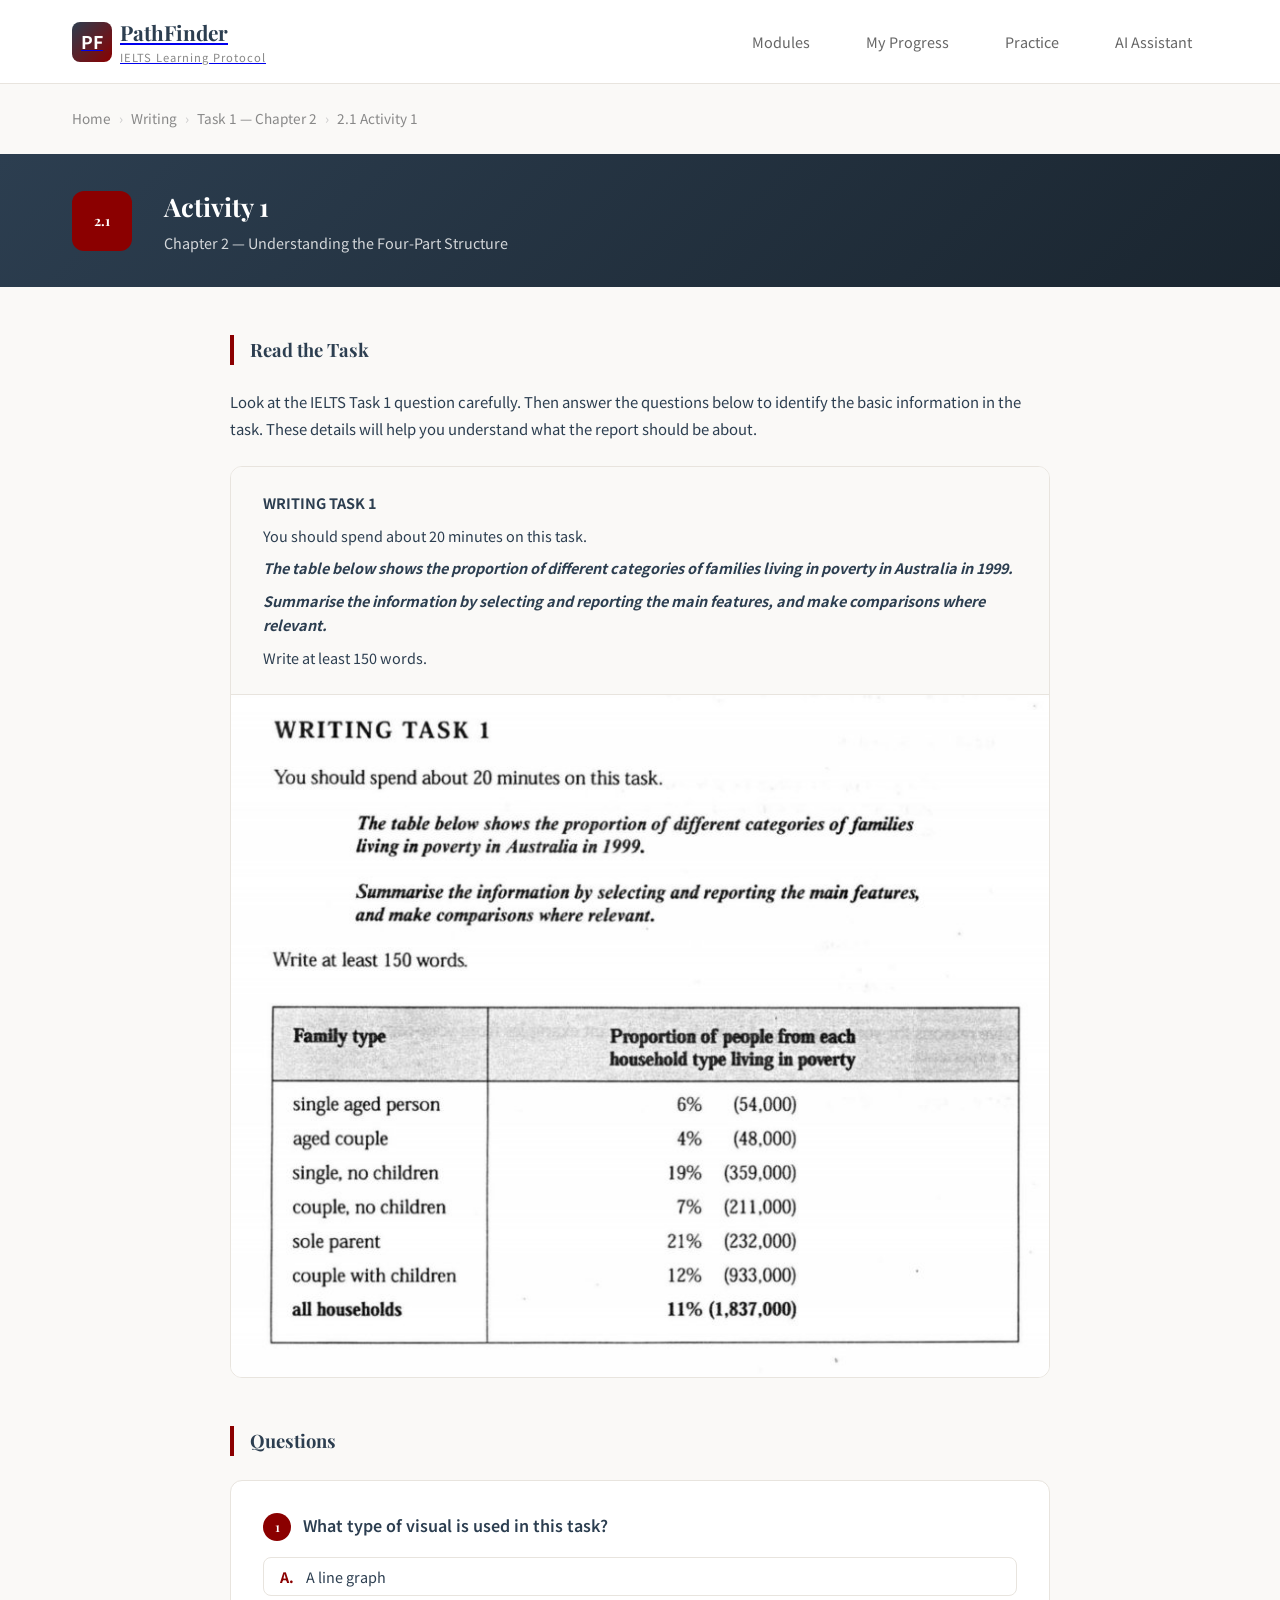
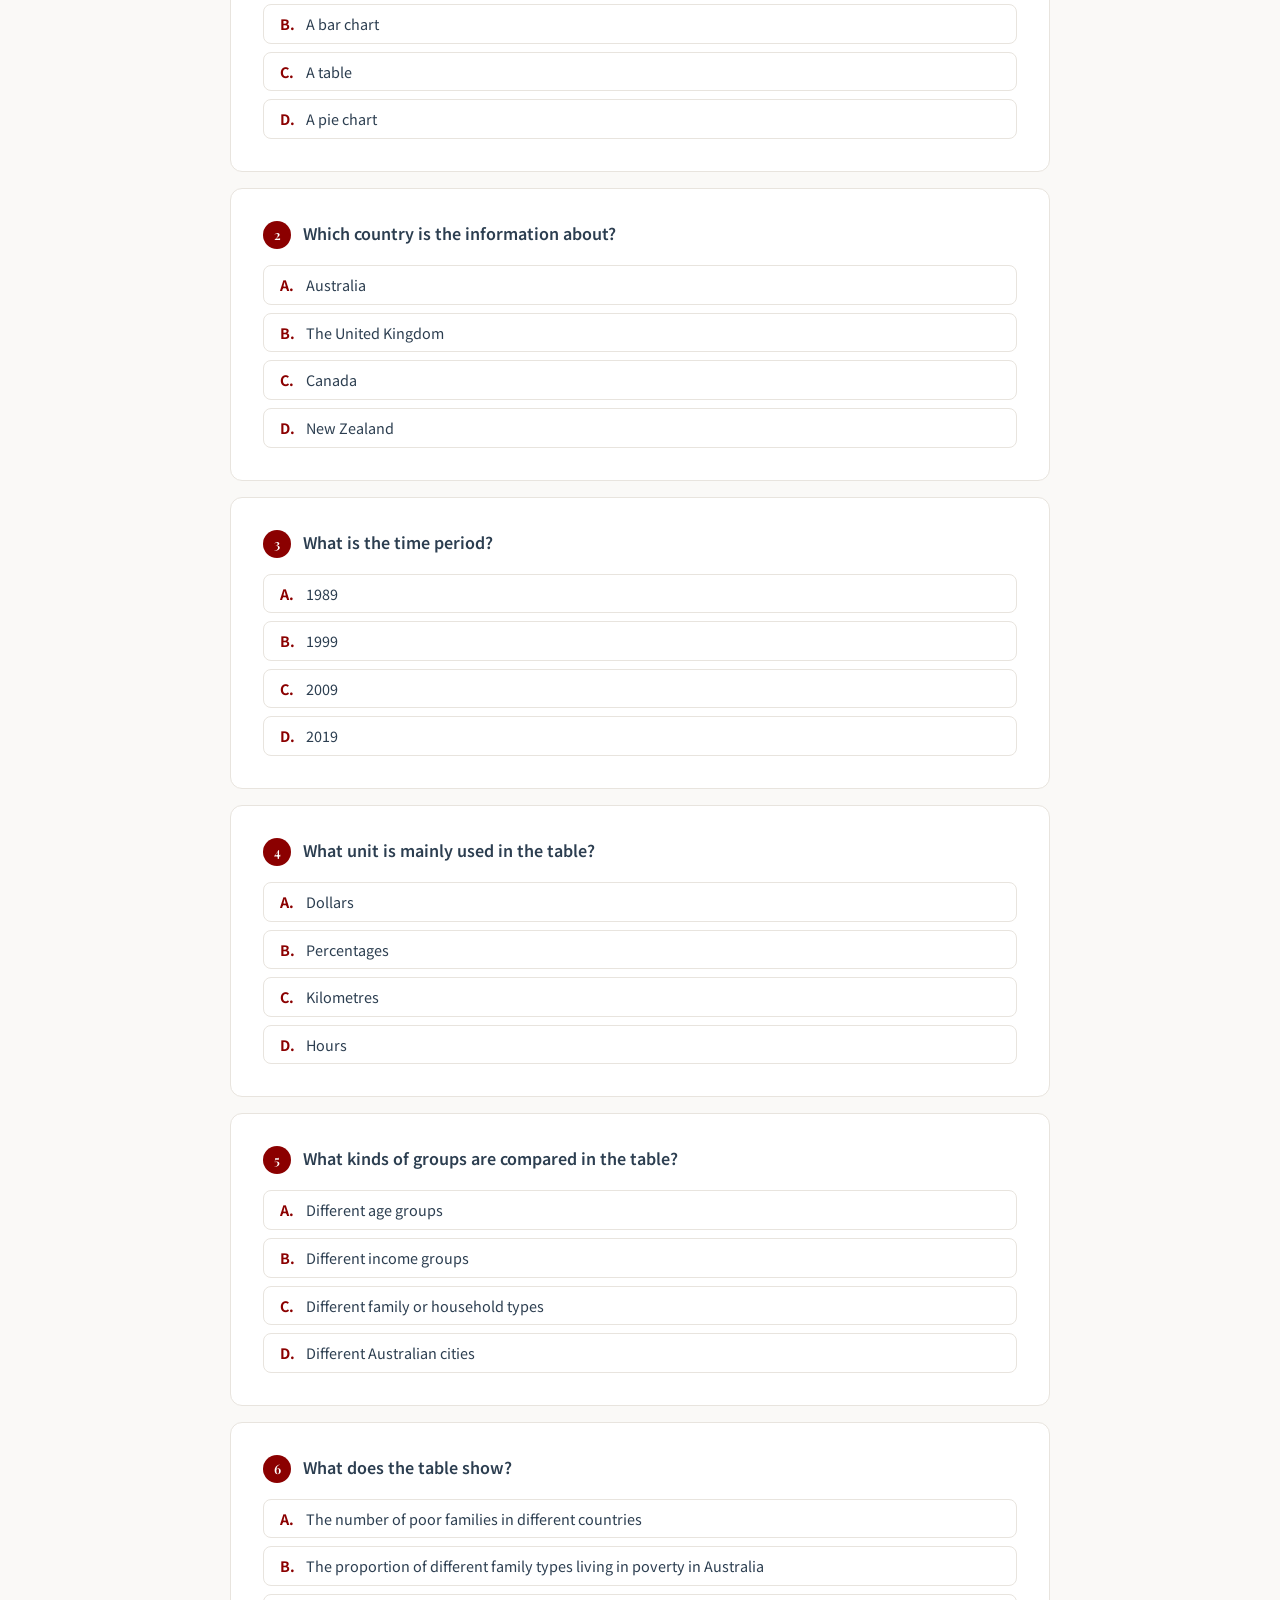
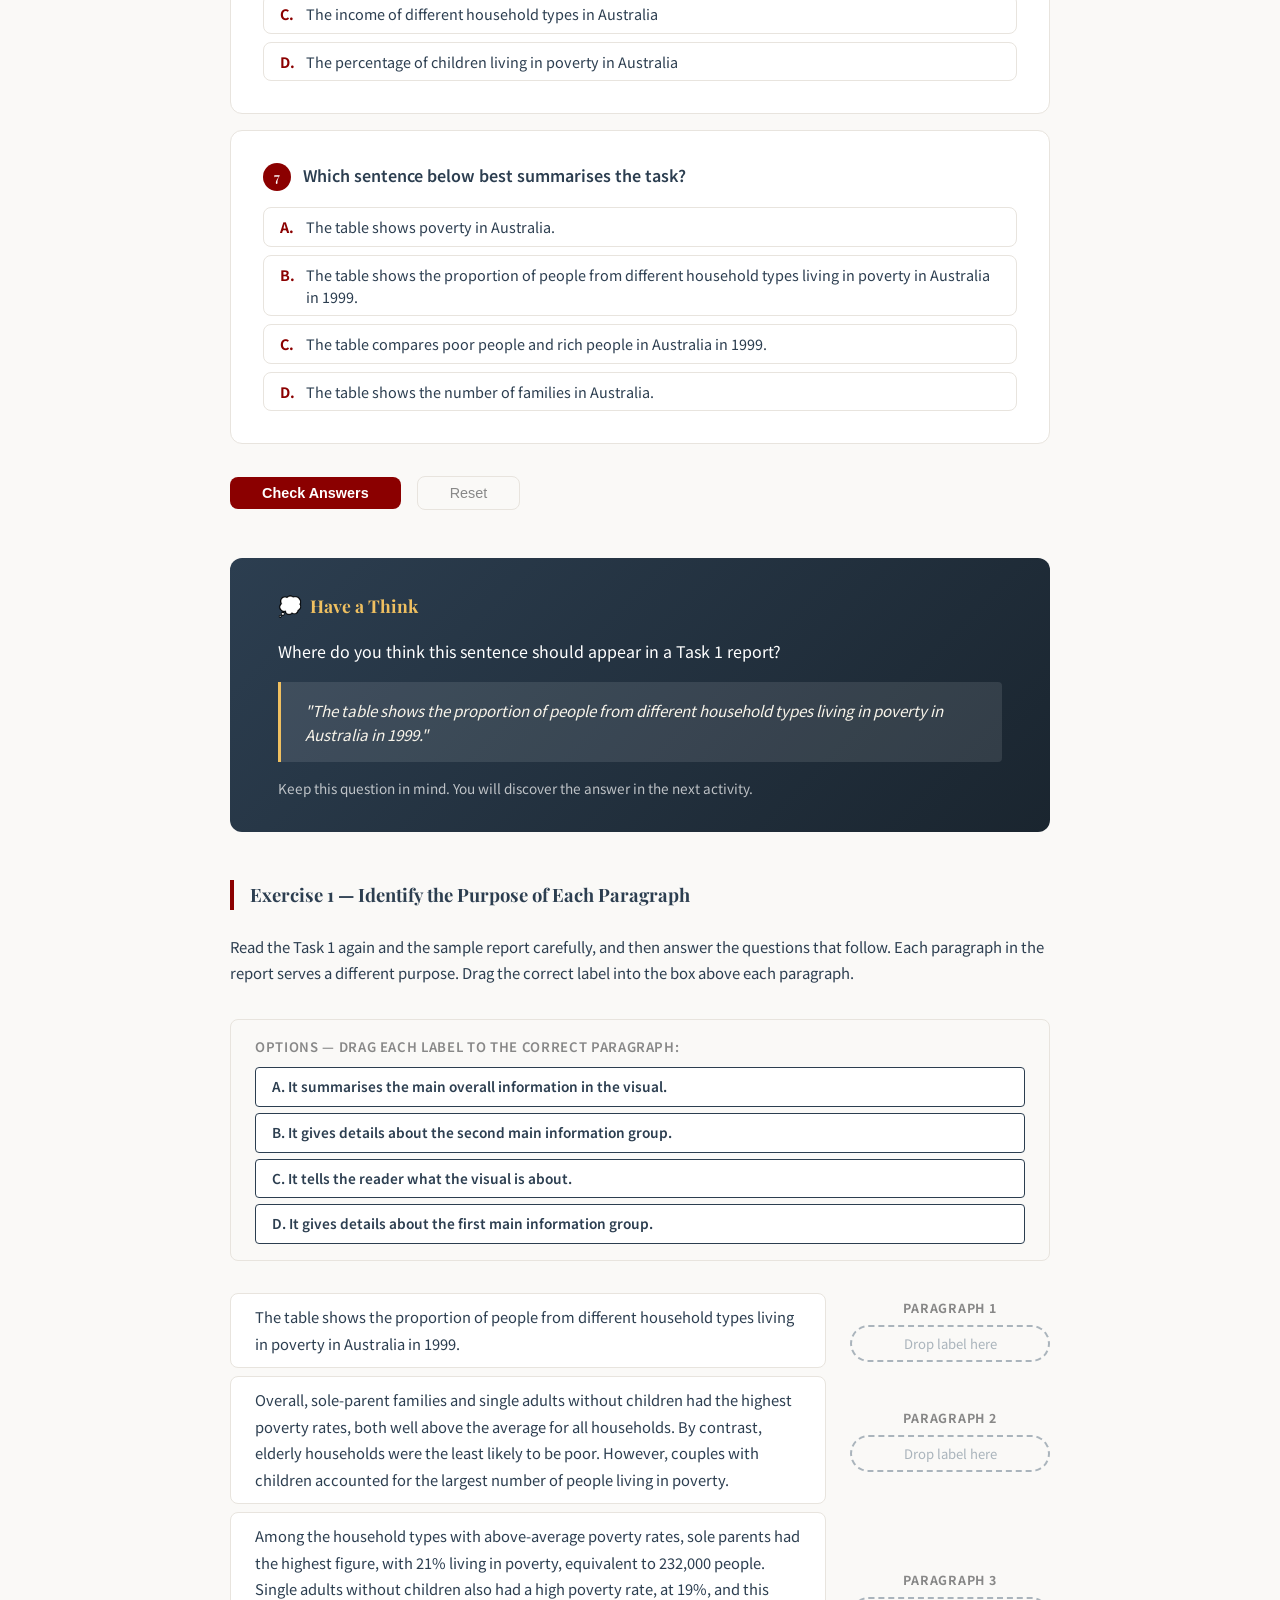
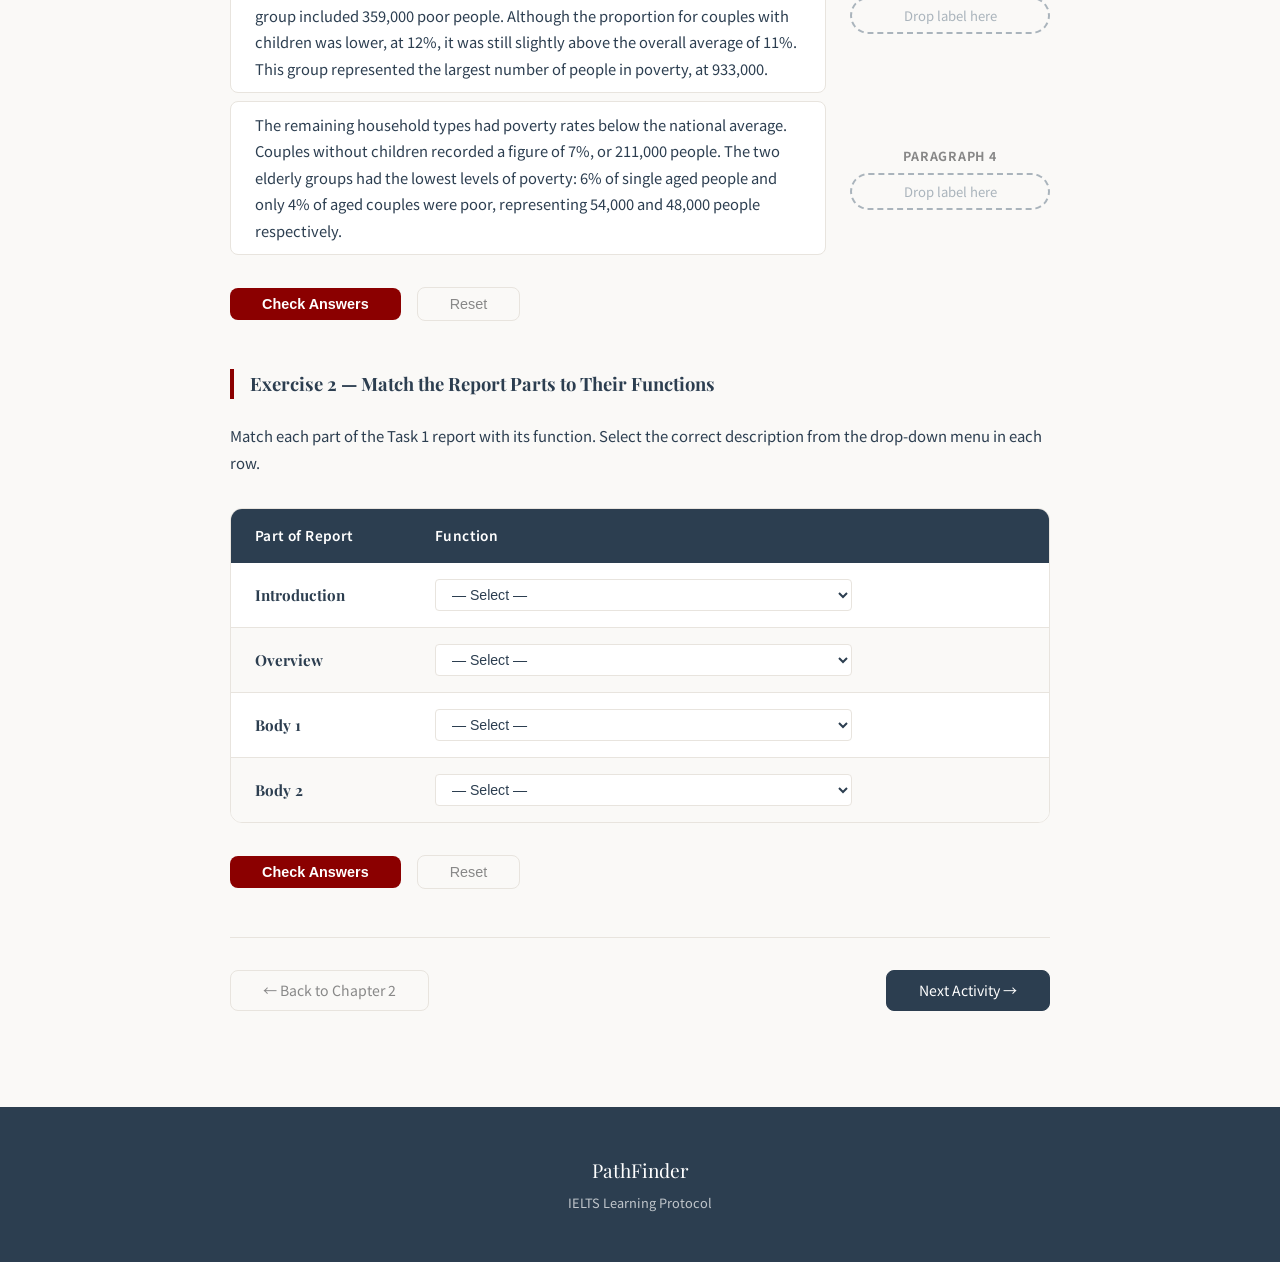
<file: lesson-writing-t1-2-1.html>
<!DOCTYPE html>
<html lang="en">
<head>
    <meta charset="UTF-8">
    <meta name="viewport" content="width=device-width, initial-scale=1.0">
    <title>2.1 Activity 1 — PathFinder Writing Task 1</title>
    <link href="https://fonts.googleapis.com/css2?family=Noto+Sans+SC:wght@300;400;500;600;700&family=Playfair+Display:wght@600;700&display=swap" rel="stylesheet">
    <link rel="stylesheet" href="css/styles.css">
    <style>
        /* ===== 课时页通用 ===== */
        .lesson-hero {
            background: linear-gradient(135deg, var(--primary-dark) 0%, #1a252f 100%);
            color: white;
            padding: var(--space-xl) 0;
        }
        .lesson-hero-inner {
            display: flex;
            align-items: center;
            gap: var(--space-xl);
        }
        .lesson-badge {
            width: 60px;
            height: 60px;
            background: var(--primary-red);
            border-radius: var(--radius-lg);
            display: flex;
            align-items: center;
            justify-content: center;
            font-family: 'Playfair Display', serif;
            font-size: 0.85rem;
            font-weight: 700;
            color: white;
            flex-shrink: 0;
            line-height: 1.2;
            text-align: center;
        }
        .lesson-hero-info h1 {
            font-family: 'Playfair Display', serif;
            font-size: 1.6rem;
            margin-bottom: var(--space-xs);
        }
        .lesson-hero-info p {
            font-size: 0.9rem;
            opacity: 0.8;
            line-height: 1.7;
        }
        .lesson-content {
            padding: var(--space-2xl) 0;
            max-width: 820px;
            margin: 0 auto;
        }

        /* ===== Section 标题 ===== */
        .section-title {
            font-family: 'Playfair Display', serif;
            font-size: 1.15rem;
            color: var(--primary-dark);
            border-left: 4px solid var(--primary-red);
            padding-left: var(--space-md);
            margin-bottom: var(--space-lg);
            margin-top: var(--space-2xl);
        }
        .section-title:first-child { margin-top: 0; }

        /* ===== Read the Task 题目框 ===== */
        .task-card {
            background: var(--bg-white);
            border: 1px solid var(--border-soft);
            border-radius: var(--radius-lg);
            overflow: hidden;
            margin-bottom: var(--space-xl);
        }
        .task-card-instruction {
            background: var(--bg-cream);
            padding: var(--space-lg) var(--space-xl);
            font-size: 0.9rem;
            color: var(--text-body);
            line-height: 1.7;
            border-bottom: 1px solid var(--border-soft);
        }
        .task-card-instruction p { margin-bottom: var(--space-sm); }
        .task-card-instruction p:last-child { margin-bottom: 0; }
        .task-card img {
            width: 100%;
            display: block;
        }

        /* ===== 选择题 ===== */
        .quiz-block {
            background: var(--bg-white);
            border: 1px solid var(--border-soft);
            border-radius: var(--radius-lg);
            padding: var(--space-xl);
            margin-bottom: var(--space-md);
        }
        .quiz-question {
            font-weight: 600;
            color: var(--primary-dark);
            margin-bottom: var(--space-md);
            line-height: 1.6;
        }
        .quiz-question .q-num {
            display: inline-block;
            width: 28px;
            height: 28px;
            background: var(--primary-red);
            color: white;
            border-radius: 50%;
            text-align: center;
            line-height: 28px;
            font-size: 0.82rem;
            font-family: 'Playfair Display', serif;
            margin-right: var(--space-sm);
            flex-shrink: 0;
        }
        .quiz-options {
            display: flex;
            flex-direction: column;
            gap: var(--space-sm);
        }
        .quiz-option {
            display: flex;
            align-items: flex-start;
            gap: var(--space-sm);
            padding: var(--space-sm) var(--space-md);
            border: 1.5px solid var(--border-soft);
            border-radius: var(--radius-md);
            cursor: pointer;
            transition: all 0.2s;
            user-select: none;
            font-size: 0.9rem;
            line-height: 1.5;
            color: var(--text-body);
        }
        .quiz-option:hover {
            border-color: var(--primary-red);
            background: rgba(139,0,0,0.03);
        }
        .quiz-option.selected {
            border-color: var(--primary-dark);
            background: rgba(44,62,80,0.06);
        }
        .quiz-option .opt-letter {
            font-weight: 700;
            color: var(--primary-red);
            min-width: 18px;
            flex-shrink: 0;
        }
        /* 检查答案后样式 */
        .quiz-option.correct-pick {
            border-color: #27ae60;
            background: rgba(39,174,96,0.08);
            color: #1a6b3a;
        }
        .quiz-option.wrong-pick {
            border-color: #c0392b;
            background: rgba(192,57,43,0.07);
            color: #8b2017;
        }
        .quiz-option.show-correct {
            border-color: #27ae60;
            background: rgba(39,174,96,0.06);
        }

        /* ===== Check Answers 按钮区 ===== */
        .check-btn-wrap {
            margin: var(--space-xl) 0 var(--space-sm);
            display: flex;
            gap: var(--space-md);
            align-items: center;
        }
        .btn-check {
            padding: var(--space-sm) var(--space-xl);
            background: var(--primary-red);
            color: white;
            border: none;
            border-radius: var(--radius-md);
            font-size: 0.9rem;
            font-weight: 600;
            cursor: pointer;
            transition: background 0.2s;
        }
        .btn-check:hover { background: #6b0000; }
        .btn-reset {
            padding: var(--space-sm) var(--space-xl);
            background: transparent;
            color: var(--text-light);
            border: 1.5px solid var(--border-soft);
            border-radius: var(--radius-md);
            font-size: 0.9rem;
            cursor: pointer;
            transition: all 0.2s;
        }
        .btn-reset:hover {
            border-color: var(--primary-dark);
            color: var(--primary-dark);
        }
        .score-msg {
            font-size: 0.88rem;
            color: var(--text-light);
        }

        /* ===== Sample Report 练习区 ===== */
        .sample-section-intro {
            line-height: 1.8;
            color: var(--text-body);
            font-size: 0.93rem;
            margin-bottom: var(--space-xl);
        }

        /* 拖拽选项区 */
        .drag-options-bank {
            display: flex;
            flex-direction: column;
            gap: 6px;
            background: var(--bg-cream);
            border: 1px solid var(--border-soft);
            border-radius: var(--radius-md);
            padding: var(--space-md) var(--space-lg);
            margin-bottom: var(--space-xl);
        }
        .drag-options-bank p {
            font-size: 0.82rem;
            font-weight: 600;
            color: var(--text-light);
            text-transform: uppercase;
            letter-spacing: 0.05em;
            margin-bottom: var(--space-xs);
        }
        .drag-chip {
            padding: 8px 16px;
            background: white;
            border: 1.5px solid var(--primary-dark);
            border-radius: var(--radius-sm);
            font-size: 0.85rem;
            font-weight: 600;
            color: var(--primary-dark);
            cursor: grab;
            transition: all 0.15s;
        }
        .drag-chip:hover {
            background: var(--primary-dark);
            color: white;
        }
        .drag-chip.dragging {
            opacity: 0.4;
            cursor: grabbing;
        }
        .drag-chip.used {
            opacity: 0.3;
            pointer-events: none;
        }

        /* 段落 + 放置框：flex行，文字在左，框在右居中 */
        .sample-paragraph-wrap {
            display: flex;
            align-items: center;
            gap: var(--space-lg);
            margin-bottom: 8px;
        }
        .para-text-col {
            flex: 1;
            min-width: 0;
        }
        .para-drop-col {
            flex-shrink: 0;
            display: flex;
            flex-direction: column;
            align-items: center;
            gap: 6px;
            min-width: 200px;
        }
        .para-label {
            font-size: 0.78rem;
            font-weight: 700;
            color: var(--text-light);
            text-transform: uppercase;
            letter-spacing: 0.06em;
            white-space: nowrap;
        }
        .drop-box {
            min-width: 200px;
            min-height: 36px;
            border: 2px dashed #aab4bc;
            border-radius: 20px;
            display: flex;
            align-items: center;
            justify-content: center;
            font-size: 0.82rem;
            color: #aab4bc;
            transition: all 0.2s;
            padding: 6px 16px;
            position: relative;
            text-align: center;
        }
        .drop-box.drag-over {
            border-color: var(--primary-red);
            background: rgba(139,0,0,0.04);
            color: var(--primary-red);
        }
        .drop-box.filled {
            border-style: solid;
            border-color: var(--primary-dark);
            background: var(--primary-dark);
            color: white;
            cursor: pointer;
            font-weight: 600;
        }
        .drop-box.filled:hover::after {
            content: "✕";
            position: absolute;
            right: 12px;
            font-size: 0.75rem;
            opacity: 0.7;
        }
        .drop-box.correct-drop {
            border-color: #27ae60 !important;
            background: #27ae60 !important;
        }
        .drop-box.wrong-drop {
            border-color: #c0392b !important;
            background: #c0392b !important;
        }

        /* 段落文字 */
        .sample-para-text {
            background: var(--bg-white);
            border: 1px solid var(--border-soft);
            border-radius: var(--radius-md);
            padding: 10px var(--space-lg);
            line-height: 1.8;
            font-size: 0.92rem;
            color: var(--text-body);
        }

        /* ===== Exercise 2: 配对表格 ===== */
        .matching-table-wrap {
            background: var(--bg-white);
            border: 1px solid var(--border-soft);
            border-radius: var(--radius-lg);
            overflow: hidden;
            margin-bottom: var(--space-xl);
        }
        .matching-table {
            width: 100%;
            border-collapse: collapse;
        }
        .matching-table th {
            background: var(--primary-dark);
            color: white;
            padding: var(--space-md) var(--space-lg);
            font-size: 0.85rem;
            font-weight: 600;
            text-align: left;
            letter-spacing: 0.03em;
        }
        .matching-table td {
            padding: var(--space-md) var(--space-lg);
            font-size: 0.9rem;
            border-bottom: 1px solid var(--border-soft);
            vertical-align: middle;
            line-height: 1.6;
        }
        .matching-table tr:last-child td { border-bottom: none; }
        .matching-table tr:nth-child(even) td { background: var(--bg-cream); }
        .part-name {
            font-family: 'Playfair Display', serif;
            font-weight: 700;
            color: var(--primary-dark);
            font-size: 0.95rem;
        }
        .matching-select-cell select {
            padding: 6px 12px;
            border: 1.5px solid var(--border-soft);
            border-radius: var(--radius-sm);
            font-size: 0.88rem;
            color: var(--text-body);
            background: white;
            cursor: pointer;
            min-width: 340px;
        }
        .matching-select-cell select:focus {
            outline: none;
            border-color: var(--primary-red);
        }

        /* Check / Reset for ex2 */
        .check-btn-wrap-ex2 {
            margin: var(--space-lg) 0 var(--space-sm);
            display: flex;
            gap: var(--space-md);
            align-items: center;
        }
        .ex2-result-row td {
            padding-top: 6px;
            padding-bottom: 6px;
            font-size: 0.82rem;
        }
        .result-correct { color: #27ae60; font-weight: 600; }
        .result-wrong { color: #c0392b; font-weight: 600; }

        /* ===== Have a Think 思考题 ===== */
        .think-card {
            margin-top: var(--space-2xl);
            background: linear-gradient(135deg, #2c3e50 0%, #1a252f 100%);
            border-radius: var(--radius-lg);
            padding: var(--space-xl) var(--space-2xl);
            color: white;
        }
        .think-label {
            display: inline-flex;
            align-items: center;
            gap: var(--space-sm);
            font-family: 'Playfair Display', serif;
            font-size: 1.1rem;
            font-weight: 700;
            color: #f0c060;
            margin-bottom: var(--space-md);
        }
        .think-label::before {
            content: "💭";
            font-size: 1.2rem;
        }
        .think-question {
            font-size: 1rem;
            line-height: 1.8;
            margin-bottom: var(--space-md);
        }
        .think-quote {
            background: rgba(255,255,255,0.1);
            border-left: 3px solid #f0c060;
            border-radius: 0 var(--radius-sm) var(--radius-sm) 0;
            padding: var(--space-md) var(--space-lg);
            font-style: italic;
            font-size: 0.95rem;
            color: #f8f4ea;
            margin-bottom: var(--space-md);
        }
        .think-hint {
            font-size: 0.85rem;
            opacity: 0.7;
            line-height: 1.6;
        }

        /* ===== 导航按钮 ===== */
        .lesson-nav {
            display: flex;
            justify-content: space-between;
            align-items: center;
            margin-top: var(--space-2xl);
            padding-top: var(--space-xl);
            border-top: 1px solid var(--border-soft);
        }
        .btn-nav {
            display: flex;
            align-items: center;
            gap: var(--space-sm);
            padding: var(--space-sm) var(--space-xl);
            border: 1.5px solid var(--border-soft);
            border-radius: var(--radius-md);
            color: var(--text-light);
            text-decoration: none;
            font-size: 0.88rem;
            transition: all 0.2s;
        }
        .btn-nav:hover {
            border-color: var(--primary-red);
            color: var(--primary-red);
        }
        .btn-nav.next {
            background: var(--primary-dark);
            border-color: var(--primary-dark);
            color: white;
        }
        .btn-nav.next:hover {
            background: var(--primary-red);
            border-color: var(--primary-red);
        }
    </style>
</head>
<body>

    <header class="header">
        <div class="container">
            <div class="header-inner">
                <a href="index.html" class="logo">
                    <div class="logo-icon">PF</div>
                    <div class="logo-text">PathFinder<span>IELTS Learning Protocol</span></div>
                </a>
                <nav class="nav">
                    <a href="index.html" class="nav-item">Modules</a>
                    <a href="#" class="nav-item">My Progress</a>
                    <a href="#" class="nav-item">Practice</a>
                    <a href="#" class="nav-item">AI Assistant</a>
                </nav>
            </div>
        </div>
    </header>

    <!-- 面包屑 -->
    <div class="container">
        <div class="breadcrumb" style="padding-top: var(--space-lg);">
            <a href="index.html">Home</a>
            <span class="breadcrumb-sep">›</span>
            <a href="module-writing.html">Writing</a>
            <span class="breadcrumb-sep">›</span>
            <a href="writing-task1.html?chapter=2">Task 1 — Chapter 2</a>
            <span class="breadcrumb-sep">›</span>
            <span>2.1 Activity 1</span>
        </div>
    </div>

    <!-- Hero -->
    <section class="lesson-hero">
        <div class="container">
            <div class="lesson-hero-inner">
                <div class="lesson-badge">2.1</div>
                <div class="lesson-hero-info">
                    <h1>Activity 1</h1>
                    <p>Chapter 2 — Understanding the Four-Part Structure</p>
                </div>
            </div>
        </div>
    </section>

    <!-- 课时内容 -->
    <div class="container">
        <div class="lesson-content">

            <!-- Read the Task -->
            <h2 class="section-title">Read the Task</h2>

            <p style="line-height:1.8; color:var(--text-body); margin-bottom:var(--space-lg); font-size:0.93rem;">
                Look at the IELTS Task 1 question carefully. Then answer the questions below to identify the basic information in the task. These details will help you understand what the report should be about.
            </p>

            <div class="task-card">
                <div class="task-card-instruction">
                    <p><strong>WRITING TASK 1</strong></p>
                    <p>You should spend about 20 minutes on this task.</p>
                    <p><em><strong>The table below shows the proportion of different categories of families living in poverty in Australia in 1999.</strong></em></p>
                    <p><em><strong>Summarise the information by selecting and reporting the main features, and make comparisons where relevant.</strong></em></p>
                    <p>Write at least 150 words.</p>
                </div>
                <img src="images/t1-21-task.jpg" alt="IELTS Task 1 — Table showing proportion of families living in poverty in Australia 1999">
            </div>

            <!-- Questions 1–7 -->
            <h2 class="section-title">Questions</h2>

            <!-- Q1 -->
            <div class="quiz-block" id="qb1">
                <div class="quiz-question">
                    <span class="q-num">1</span>
                    What type of visual is used in this task?
                </div>
                <div class="quiz-options" id="opts1">
                    <div class="quiz-option" data-q="1" data-val="A" onclick="selectOption(this)"><span class="opt-letter">A.</span> A line graph</div>
                    <div class="quiz-option" data-q="1" data-val="B" onclick="selectOption(this)"><span class="opt-letter">B.</span> A bar chart</div>
                    <div class="quiz-option" data-q="1" data-val="C" onclick="selectOption(this)"><span class="opt-letter">C.</span> A table</div>
                    <div class="quiz-option" data-q="1" data-val="D" onclick="selectOption(this)"><span class="opt-letter">D.</span> A pie chart</div>
                </div>
            </div>

            <!-- Q2 -->
            <div class="quiz-block" id="qb2">
                <div class="quiz-question">
                    <span class="q-num">2</span>
                    Which country is the information about?
                </div>
                <div class="quiz-options" id="opts2">
                    <div class="quiz-option" data-q="2" data-val="A" onclick="selectOption(this)"><span class="opt-letter">A.</span> Australia</div>
                    <div class="quiz-option" data-q="2" data-val="B" onclick="selectOption(this)"><span class="opt-letter">B.</span> The United Kingdom</div>
                    <div class="quiz-option" data-q="2" data-val="C" onclick="selectOption(this)"><span class="opt-letter">C.</span> Canada</div>
                    <div class="quiz-option" data-q="2" data-val="D" onclick="selectOption(this)"><span class="opt-letter">D.</span> New Zealand</div>
                </div>
            </div>

            <!-- Q3 -->
            <div class="quiz-block" id="qb3">
                <div class="quiz-question">
                    <span class="q-num">3</span>
                    What is the time period?
                </div>
                <div class="quiz-options" id="opts3">
                    <div class="quiz-option" data-q="3" data-val="A" onclick="selectOption(this)"><span class="opt-letter">A.</span> 1989</div>
                    <div class="quiz-option" data-q="3" data-val="B" onclick="selectOption(this)"><span class="opt-letter">B.</span> 1999</div>
                    <div class="quiz-option" data-q="3" data-val="C" onclick="selectOption(this)"><span class="opt-letter">C.</span> 2009</div>
                    <div class="quiz-option" data-q="3" data-val="D" onclick="selectOption(this)"><span class="opt-letter">D.</span> 2019</div>
                </div>
            </div>

            <!-- Q4 -->
            <div class="quiz-block" id="qb4">
                <div class="quiz-question">
                    <span class="q-num">4</span>
                    What unit is mainly used in the table?
                </div>
                <div class="quiz-options" id="opts4">
                    <div class="quiz-option" data-q="4" data-val="A" onclick="selectOption(this)"><span class="opt-letter">A.</span> Dollars</div>
                    <div class="quiz-option" data-q="4" data-val="B" onclick="selectOption(this)"><span class="opt-letter">B.</span> Percentages</div>
                    <div class="quiz-option" data-q="4" data-val="C" onclick="selectOption(this)"><span class="opt-letter">C.</span> Kilometres</div>
                    <div class="quiz-option" data-q="4" data-val="D" onclick="selectOption(this)"><span class="opt-letter">D.</span> Hours</div>
                </div>
            </div>

            <!-- Q5 -->
            <div class="quiz-block" id="qb5">
                <div class="quiz-question">
                    <span class="q-num">5</span>
                    What kinds of groups are compared in the table?
                </div>
                <div class="quiz-options" id="opts5">
                    <div class="quiz-option" data-q="5" data-val="A" onclick="selectOption(this)"><span class="opt-letter">A.</span> Different age groups</div>
                    <div class="quiz-option" data-q="5" data-val="B" onclick="selectOption(this)"><span class="opt-letter">B.</span> Different income groups</div>
                    <div class="quiz-option" data-q="5" data-val="C" onclick="selectOption(this)"><span class="opt-letter">C.</span> Different family or household types</div>
                    <div class="quiz-option" data-q="5" data-val="D" onclick="selectOption(this)"><span class="opt-letter">D.</span> Different Australian cities</div>
                </div>
            </div>

            <!-- Q6 -->
            <div class="quiz-block" id="qb6">
                <div class="quiz-question">
                    <span class="q-num">6</span>
                    What does the table show?
                </div>
                <div class="quiz-options" id="opts6">
                    <div class="quiz-option" data-q="6" data-val="A" onclick="selectOption(this)"><span class="opt-letter">A.</span> The number of poor families in different countries</div>
                    <div class="quiz-option" data-q="6" data-val="B" onclick="selectOption(this)"><span class="opt-letter">B.</span> The proportion of different family types living in poverty in Australia</div>
                    <div class="quiz-option" data-q="6" data-val="C" onclick="selectOption(this)"><span class="opt-letter">C.</span> The income of different household types in Australia</div>
                    <div class="quiz-option" data-q="6" data-val="D" onclick="selectOption(this)"><span class="opt-letter">D.</span> The percentage of children living in poverty in Australia</div>
                </div>
            </div>

            <!-- Q7 -->
            <div class="quiz-block" id="qb7">
                <div class="quiz-question">
                    <span class="q-num">7</span>
                    Which sentence below best summarises the task?
                </div>
                <div class="quiz-options" id="opts7">
                    <div class="quiz-option" data-q="7" data-val="A" onclick="selectOption(this)"><span class="opt-letter">A.</span> The table shows poverty in Australia.</div>
                    <div class="quiz-option" data-q="7" data-val="B" onclick="selectOption(this)"><span class="opt-letter">B.</span> The table shows the proportion of people from different household types living in poverty in Australia in 1999.</div>
                    <div class="quiz-option" data-q="7" data-val="C" onclick="selectOption(this)"><span class="opt-letter">C.</span> The table compares poor people and rich people in Australia in 1999.</div>
                    <div class="quiz-option" data-q="7" data-val="D" onclick="selectOption(this)"><span class="opt-letter">D.</span> The table shows the number of families in Australia.</div>
                </div>
            </div>

            <!-- Check Answers -->
            <div class="check-btn-wrap">
                <button class="btn-check" onclick="checkAnswers()">Check Answers</button>
                <button class="btn-reset" onclick="resetAll()">Reset</button>
                <span class="score-msg" id="scoreMsg"></span>
            </div>

            <!-- Have a Think -->
            <div class="think-card" style="margin-top: var(--space-2xl);">
                <div class="think-label">Have a Think</div>
                <p class="think-question">Where do you think this sentence should appear in a Task 1 report?</p>
                <div class="think-quote">
                    "The table shows the proportion of people from different household types living in poverty in Australia in 1999."
                </div>
                <p class="think-hint">Keep this question in mind. You will discover the answer in the next activity.</p>
            </div>

            <!-- ===================== Exercise 1: Sample Report ===================== -->
            <h2 class="section-title" style="margin-top: var(--space-2xl);">Exercise 1 — Identify the Purpose of Each Paragraph</h2>

            <p class="sample-section-intro">
                Read the Task 1 again and the sample report carefully, and then answer the questions that follow. Each paragraph in the report serves a different purpose. Drag the correct label into the box above each paragraph.
            </p>

            <!-- 选项银行 -->
            <div class="drag-options-bank" id="optionsBank">
                <p>Options — drag each label to the correct paragraph:</p>
                <div class="drag-chip" draggable="true" data-label="A" id="chip_A">A. It summarises the main overall information in the visual.</div>
                <div class="drag-chip" draggable="true" data-label="B" id="chip_B">B. It gives details about the second main information group.</div>
                <div class="drag-chip" draggable="true" data-label="C" id="chip_C">C. It tells the reader what the visual is about.</div>
                <div class="drag-chip" draggable="true" data-label="D" id="chip_D">D. It gives details about the first main information group.</div>
            </div>

            <!-- Paragraph 1 -->
            <div class="sample-paragraph-wrap">
                <div class="para-text-col">
                    <div class="sample-para-text">
                        The table shows the proportion of people from different household types living in poverty in Australia in 1999.
                    </div>
                </div>
                <div class="para-drop-col">
                    <span class="para-label">Paragraph 1</span>
                    <div class="drop-box" id="drop_p1" data-answer="C" ondragover="allowDrop(event)" ondrop="dropHere(event, 'drop_p1')" onclick="removeFromBox('drop_p1')">
                        Drop label here
                    </div>
                </div>
            </div>

            <!-- Paragraph 2 -->
            <div class="sample-paragraph-wrap">
                <div class="para-text-col">
                    <div class="sample-para-text">
                        Overall, sole-parent families and single adults without children had the highest poverty rates, both well above the average for all households. By contrast, elderly households were the least likely to be poor. However, couples with children accounted for the largest number of people living in poverty.
                    </div>
                </div>
                <div class="para-drop-col">
                    <span class="para-label">Paragraph 2</span>
                    <div class="drop-box" id="drop_p2" data-answer="A" ondragover="allowDrop(event)" ondrop="dropHere(event, 'drop_p2')" onclick="removeFromBox('drop_p2')">
                        Drop label here
                    </div>
                </div>
            </div>

            <!-- Paragraph 3 -->
            <div class="sample-paragraph-wrap">
                <div class="para-text-col">
                    <div class="sample-para-text">
                        Among the household types with above-average poverty rates, sole parents had the highest figure, with 21% living in poverty, equivalent to 232,000 people. Single adults without children also had a high poverty rate, at 19%, and this group included 359,000 poor people. Although the proportion for couples with children was lower, at 12%, it was still slightly above the overall average of 11%. This group represented the largest number of people in poverty, at 933,000.
                    </div>
                </div>
                <div class="para-drop-col">
                    <span class="para-label">Paragraph 3</span>
                    <div class="drop-box" id="drop_p3" data-answer="D" ondragover="allowDrop(event)" ondrop="dropHere(event, 'drop_p3')" onclick="removeFromBox('drop_p3')">
                        Drop label here
                    </div>
                </div>
            </div>

            <!-- Paragraph 4 -->
            <div class="sample-paragraph-wrap">
                <div class="para-text-col">
                    <div class="sample-para-text">
                        The remaining household types had poverty rates below the national average. Couples without children recorded a figure of 7%, or 211,000 people. The two elderly groups had the lowest levels of poverty: 6% of single aged people and only 4% of aged couples were poor, representing 54,000 and 48,000 people respectively.
                    </div>
                </div>
                <div class="para-drop-col">
                    <span class="para-label">Paragraph 4</span>
                    <div class="drop-box" id="drop_p4" data-answer="B" ondragover="allowDrop(event)" ondrop="dropHere(event, 'drop_p4')" onclick="removeFromBox('drop_p4')">
                        Drop label here
                    </div>
                </div>
            </div>

            <!-- Check Answers for Ex1 -->
            <div class="check-btn-wrap">
                <button class="btn-check" onclick="checkEx1()">Check Answers</button>
                <button class="btn-reset" onclick="resetEx1()">Reset</button>
                <span class="score-msg" id="scoreEx1"></span>
            </div>

            <!-- ===================== Exercise 2: Matching Table ===================== -->
            <h2 class="section-title" style="margin-top: var(--space-2xl);">Exercise 2 — Match the Report Parts to Their Functions</h2>

            <p class="sample-section-intro">
                Match each part of the Task 1 report with its function. Select the correct description from the drop-down menu in each row.
            </p>

            <div class="matching-table-wrap">
                <table class="matching-table">
                    <thead>
                        <tr>
                            <th style="width:22%;">Part of Report</th>
                            <th>Function</th>
                        </tr>
                    </thead>
                    <tbody>
                        <tr>
                            <td><span class="part-name">Introduction</span></td>
                            <td class="matching-select-cell">
                                <select id="mt_intro" data-answer="B">
                                    <option value="">— Select —</option>
                                    <option value="A">A. It gives details about the second main information group.</option>
                                    <option value="B">B. It tells the reader what the visual is about.</option>
                                    <option value="C">C. It gives details about the first main information group.</option>
                                    <option value="D">D. It summarises the main overall information in the visual.</option>
                                </select>
                            </td>
                        </tr>
                        <tr>
                            <td><span class="part-name">Overview</span></td>
                            <td class="matching-select-cell">
                                <select id="mt_overview" data-answer="D">
                                    <option value="">— Select —</option>
                                    <option value="A">A. It gives details about the second main information group.</option>
                                    <option value="B">B. It tells the reader what the visual is about.</option>
                                    <option value="C">C. It gives details about the first main information group.</option>
                                    <option value="D">D. It summarises the main overall information in the visual.</option>
                                </select>
                            </td>
                        </tr>
                        <tr>
                            <td><span class="part-name">Body 1</span></td>
                            <td class="matching-select-cell">
                                <select id="mt_body1" data-answer="C">
                                    <option value="">— Select —</option>
                                    <option value="A">A. It gives details about the second main information group.</option>
                                    <option value="B">B. It tells the reader what the visual is about.</option>
                                    <option value="C">C. It gives details about the first main information group.</option>
                                    <option value="D">D. It summarises the main overall information in the visual.</option>
                                </select>
                            </td>
                        </tr>
                        <tr>
                            <td><span class="part-name">Body 2</span></td>
                            <td class="matching-select-cell">
                                <select id="mt_body2" data-answer="A">
                                    <option value="">— Select —</option>
                                    <option value="A">A. It gives details about the second main information group.</option>
                                    <option value="B">B. It tells the reader what the visual is about.</option>
                                    <option value="C">C. It gives details about the first main information group.</option>
                                    <option value="D">D. It summarises the main overall information in the visual.</option>
                                </select>
                            </td>
                        </tr>
                    </tbody>
                </table>
            </div>

            <div class="check-btn-wrap-ex2">
                <button class="btn-check" onclick="checkEx2()">Check Answers</button>
                <button class="btn-reset" onclick="resetEx2()">Reset</button>
                <span class="score-msg" id="scoreEx2"></span>
            </div>

            <!-- ===== result feedback rows (hidden until check) ===== -->
            <div id="ex2Feedback" style="display:none; margin-bottom: var(--space-xl);">
                <div style="background:var(--bg-cream); border:1px solid var(--border-soft); border-radius:var(--radius-md); padding:var(--space-lg) var(--space-xl);">
                    <strong style="display:block; margin-bottom:var(--space-sm); color:var(--primary-dark);">Answer Key:</strong>
                    <div id="ex2FeedbackContent" style="line-height:2; font-size:0.9rem;"></div>
                </div>
            </div>

            <!-- 底部导航 -->
            <div class="lesson-nav">
                <a href="writing-task1.html?chapter=2" class="btn-nav">← Back to Chapter 2</a>
                <a href="lesson.html" class="btn-nav next">Next Activity →</a>
            </div>

        </div>
    </div>

    <footer class="footer">
        <div class="container">
            <div class="footer-logo">PathFinder</div>
            <p class="footer-text">IELTS Learning Protocol</p>
        </div>
    </footer>

    <script>
        // 正确答案
        var answers = { 1: 'C', 2: 'A', 3: 'B', 4: 'B', 5: 'C', 6: 'B', 7: 'B' };
        // 已选答案
        var selected = {};
        var checked = false;

        function selectOption(el) {
            if (checked) return;
            var q = parseInt(el.getAttribute('data-q'));
            var val = el.getAttribute('data-val');
            // 取消同题其他选中
            var siblings = document.querySelectorAll('[data-q="' + q + '"]');
            siblings.forEach(function(s) { s.classList.remove('selected'); });
            el.classList.add('selected');
            selected[q] = val;
        }

        function checkAnswers() {
            var total = Object.keys(answers).length;
            var correct = 0;
            for (var q = 1; q <= total; q++) {
                var opts = document.querySelectorAll('[data-q="' + q + '"]');
                opts.forEach(function(opt) {
                    var val = opt.getAttribute('data-val');
                    var isAnswer = val === answers[q];
                    var isPicked = selected[q] === val;
                    opt.classList.remove('selected');
                    if (isPicked && isAnswer) {
                        opt.classList.add('correct-pick');
                        correct++;
                    } else if (isPicked && !isAnswer) {
                        opt.classList.add('wrong-pick');
                    } else if (!isPicked && isAnswer) {
                        opt.classList.add('show-correct');
                    }
                });
            }
            checked = true;
            var msg = document.getElementById('scoreMsg');
            msg.textContent = 'Score: ' + correct + ' / ' + total;
            if (correct === total) {
                msg.style.color = '#27ae60';
                msg.textContent += ' — Excellent!';
            } else if (correct >= total - 1) {
                msg.style.color = '#27ae60';
                msg.textContent += ' — Well done!';
            } else {
                msg.style.color = 'var(--text-light)';
            }
        }

        function resetAll() {
            checked = false;
            selected = {};
            document.querySelectorAll('.quiz-option').forEach(function(opt) {
                opt.classList.remove('selected', 'correct-pick', 'wrong-pick', 'show-correct');
            });
            var msg = document.getElementById('scoreMsg');
            msg.textContent = '';
        }

        // ============================================================
        //  Exercise 1 — Drag & Drop
        // ============================================================
        var ex1Checked = false;
        var draggedChipId = null;

        // --- drag chip from bank ---
        document.querySelectorAll('.drag-chip').forEach(function(chip) {
            chip.addEventListener('dragstart', function(e) {
                if (ex1Checked) { e.preventDefault(); return; }
                draggedChipId = chip.id;
                chip.classList.add('dragging');
                e.dataTransfer.setData('text/plain', chip.dataset.label);
            });
            chip.addEventListener('dragend', function() {
                chip.classList.remove('dragging');
            });
        });

        function allowDrop(e) {
            e.preventDefault();
        }

        function dropHere(e, boxId) {
            e.preventDefault();
            if (ex1Checked) return;
            var label = e.dataTransfer.getData('text/plain');
            var chipId = draggedChipId;
            var box = document.getElementById(boxId);

            // If box already had a chip, return it to bank
            var prevLabel = box.getAttribute('data-filled');
            if (prevLabel) {
                returnChipToBank(prevLabel);
            }

            // Place new chip
            box.textContent = getLabelText(label);
            box.setAttribute('data-filled', label);
            box.classList.add('filled');
            box.classList.remove('drag-over');

            // Mark chip as used
            var chip = document.getElementById(chipId);
            if (chip) chip.classList.add('used');
        }

        function getLabelText(label) {
            var texts = {
                'A': 'A. It summarises the main overall information in the visual.',
                'B': 'B. It gives details about the second main information group.',
                'C': 'C. It tells the reader what the visual is about.',
                'D': 'D. It gives details about the first main information group.'
            };
            return texts[label] || label;
        }

        function returnChipToBank(label) {
            var chip = document.getElementById('chip_' + label);
            if (chip) chip.classList.remove('used');
        }

        function removeFromBox(boxId) {
            if (ex1Checked) return;
            var box = document.getElementById(boxId);
            var prevLabel = box.getAttribute('data-filled');
            if (!prevLabel) return;
            returnChipToBank(prevLabel);
            box.textContent = 'Drop label here';
            box.removeAttribute('data-filled');
            box.classList.remove('filled', 'correct-drop', 'wrong-drop');
        }

        // Drag-over highlight
        document.querySelectorAll('.drop-box').forEach(function(box) {
            box.addEventListener('dragover', function() { box.classList.add('drag-over'); });
            box.addEventListener('dragleave', function() { box.classList.remove('drag-over'); });
        });

        function checkEx1() {
            var boxes = ['drop_p1','drop_p2','drop_p3','drop_p4'];
            var correct = 0;
            boxes.forEach(function(id) {
                var box = document.getElementById(id);
                var filled = box.getAttribute('data-filled');
                var answer = box.getAttribute('data-answer');
                box.classList.remove('correct-drop','wrong-drop');
                if (!filled) return;
                if (filled === answer) {
                    box.classList.add('correct-drop');
                    correct++;
                } else {
                    box.classList.add('wrong-drop');
                }
            });
            ex1Checked = true;
            var msg = document.getElementById('scoreEx1');
            msg.textContent = 'Score: ' + correct + ' / 4';
            msg.style.color = correct === 4 ? '#27ae60' : 'var(--text-light)';
            if (correct === 4) msg.textContent += ' — Perfect!';
        }

        function resetEx1() {
            ex1Checked = false;
            var boxes = ['drop_p1','drop_p2','drop_p3','drop_p4'];
            boxes.forEach(function(id) {
                var box = document.getElementById(id);
                box.textContent = 'Drop label here';
                box.removeAttribute('data-filled');
                box.classList.remove('filled','correct-drop','wrong-drop');
            });
            document.querySelectorAll('.drag-chip').forEach(function(c) {
                c.classList.remove('used');
            });
            document.getElementById('scoreEx1').textContent = '';
        }

        // ============================================================
        //  Exercise 2 — Matching Selects
        // ============================================================
        var ex2Checked = false;
        var ex2Items = [
            { id: 'mt_intro',    name: 'Introduction', answer: 'B' },
            { id: 'mt_overview', name: 'Overview',     answer: 'D' },
            { id: 'mt_body1',    name: 'Body 1',       answer: 'C' },
            { id: 'mt_body2',    name: 'Body 2',       answer: 'A' }
        ];
        var ex2AnswerTexts = {
            'A': 'A. It gives details about the second main information group.',
            'B': 'B. It tells the reader what the visual is about.',
            'C': 'C. It gives details about the first main information group.',
            'D': 'D. It summarises the main overall information in the visual.'
        };

        function checkEx2() {
            var correct = 0;
            var fbLines = [];
            ex2Items.forEach(function(item) {
                var sel = document.getElementById(item.id);
                var val = sel.value;
                // visual feedback on select border
                sel.style.borderColor = '';
                sel.style.background = '';
                sel.style.color = '';
                if (val === item.answer) {
                    sel.style.borderColor = '#27ae60';
                    sel.style.background = 'rgba(39,174,96,0.08)';
                    correct++;
                    fbLines.push('<span class="result-correct">✓ ' + item.name + ': ' + ex2AnswerTexts[item.answer] + '</span>');
                } else {
                    if (val) {
                        sel.style.borderColor = '#c0392b';
                        sel.style.background = 'rgba(192,57,43,0.06)';
                    }
                    fbLines.push('<span class="result-wrong">✗ ' + item.name + '</span>: correct answer is <strong>' + ex2AnswerTexts[item.answer] + '</strong>');
                }
            });
            ex2Checked = true;
            var msg = document.getElementById('scoreEx2');
            msg.textContent = 'Score: ' + correct + ' / 4';
            msg.style.color = correct === 4 ? '#27ae60' : 'var(--text-light)';
            if (correct === 4) msg.textContent += ' — Excellent!';

            var fb = document.getElementById('ex2Feedback');
            document.getElementById('ex2FeedbackContent').innerHTML = fbLines.join('<br>');
            fb.style.display = 'block';
        }

        function resetEx2() {
            ex2Checked = false;
            ex2Items.forEach(function(item) {
                var sel = document.getElementById(item.id);
                sel.value = '';
                sel.style.borderColor = '';
                sel.style.background = '';
                sel.style.color = '';
            });
            document.getElementById('scoreEx2').textContent = '';
            document.getElementById('ex2Feedback').style.display = 'none';
        }
    </script>

</body>
</html>
</file>
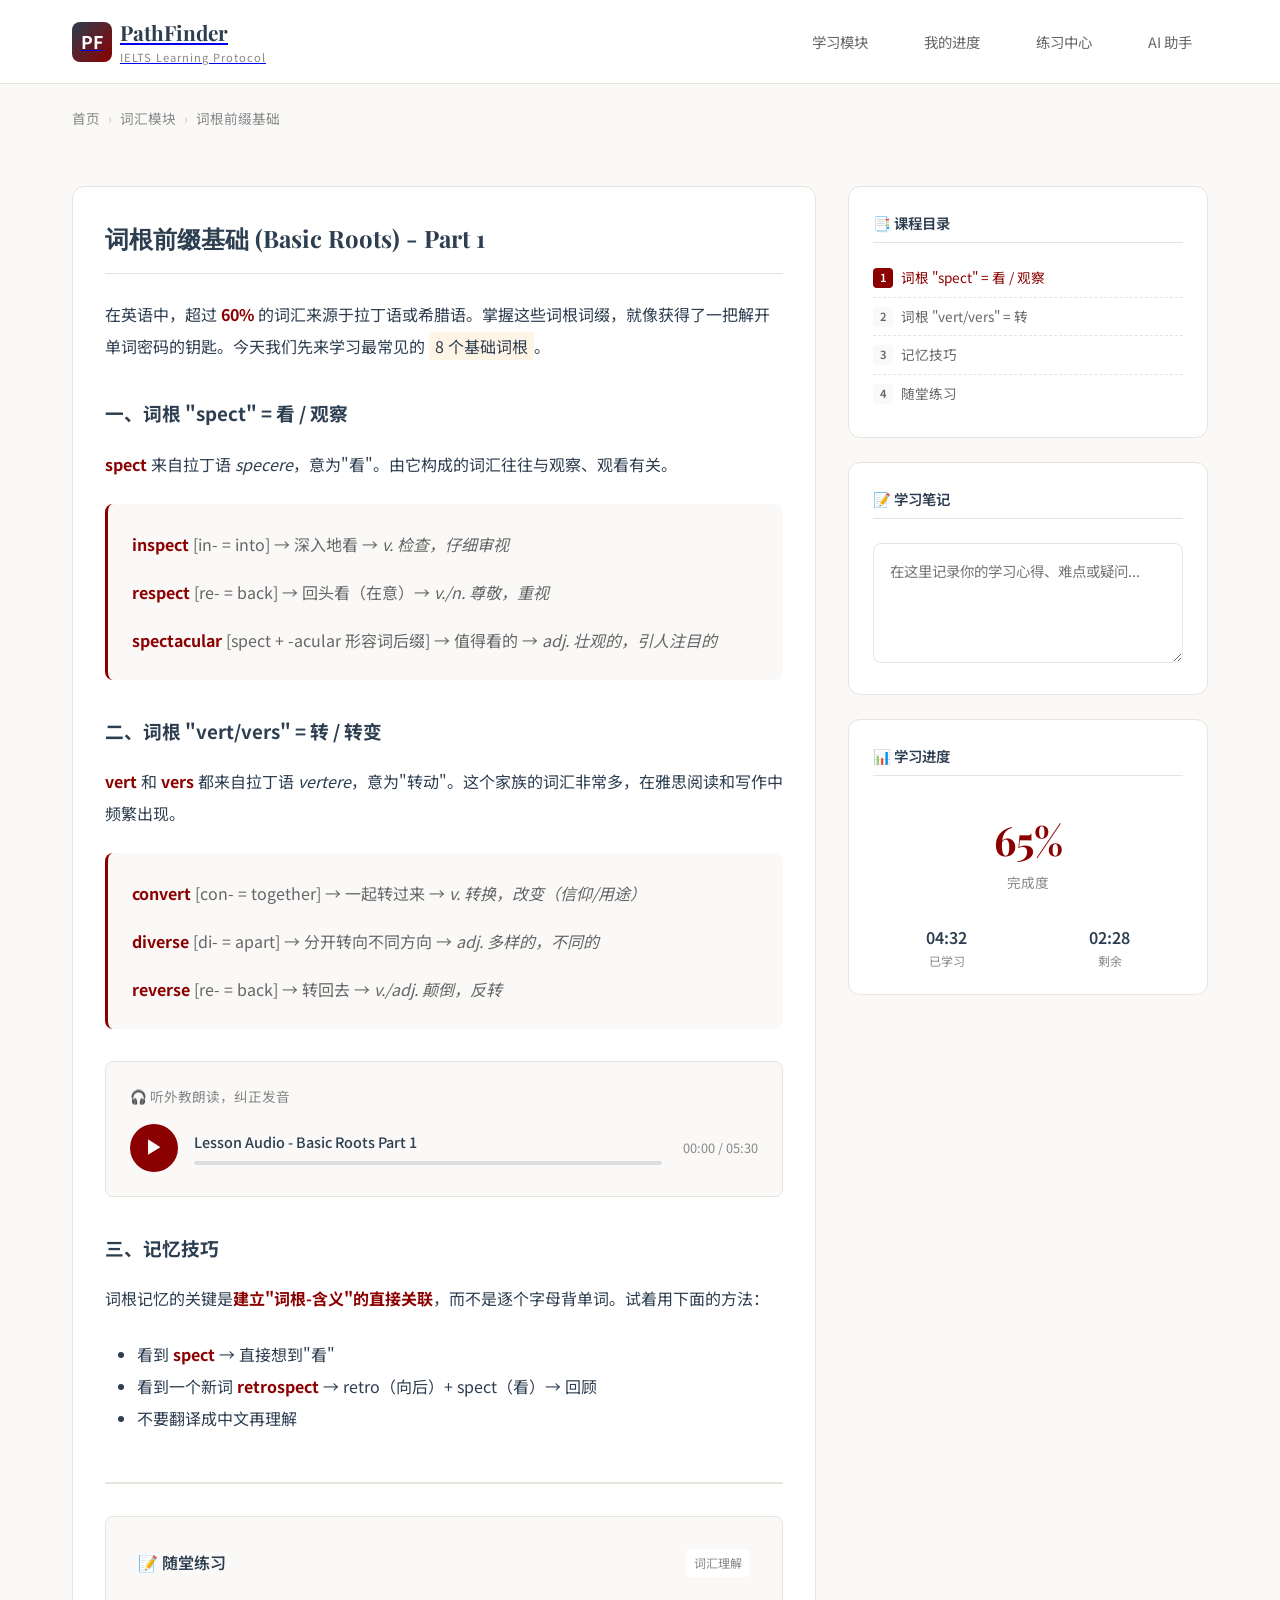
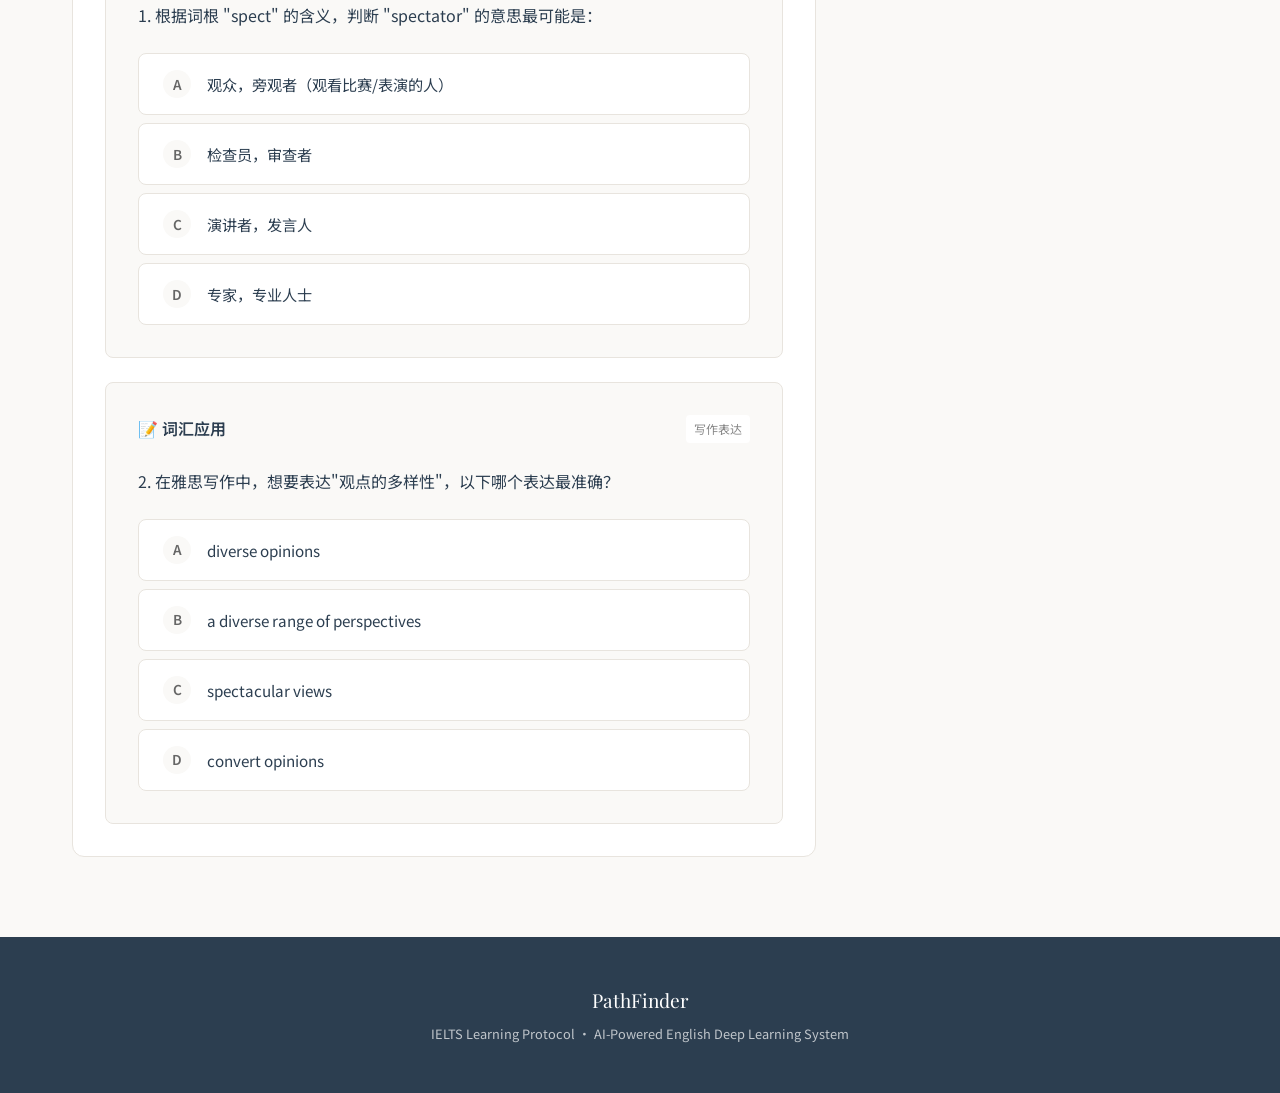
<file: lesson.html>
<!DOCTYPE html>
<html lang="zh-CN">
<head>
    <meta charset="UTF-8">
    <meta name="viewport" content="width=device-width, initial-scale=1.0">
    <title>学习单元 - PathFinder</title>
    <link href="https://fonts.googleapis.com/css2?family=Noto+Sans+SC:wght@300;400;500;600;700&family=Playfair+Display:wght@600;700&display=swap" rel="stylesheet">
    <link rel="stylesheet" href="css/styles.css">
</head>
<body>

    <!-- 顶部导航栏 -->
    <header class="header">
        <div class="container">
            <div class="header-inner">
                <a href="index.html" class="logo">
                    <div class="logo-icon">PF</div>
                    <div class="logo-text">
                        PathFinder
                        <span>IELTS Learning Protocol</span>
                    </div>
                </a>
                <nav class="nav">
                    <a href="index.html" class="nav-item">学习模块</a>
                    <a href="#" class="nav-item">我的进度</a>
                    <a href="#" class="nav-item">练习中心</a>
                    <a href="#" class="nav-item">AI 助手</a>
                </nav>
            </div>
        </div>
    </header>

    <!-- 面包屑导航 -->
    <div class="container">
        <div class="breadcrumb" style="padding-top: var(--space-lg);">
            <a href="index.html">首页</a>
            <span class="breadcrumb-sep">›</span>
            <a href="module-vocabulary.html">词汇模块</a>
            <span class="breadcrumb-sep">›</span>
            <span>词根前缀基础</span>
        </div>
    </div>

    <!-- 学习内容区 -->
    <div class="container">
        <div class="lesson-container">
            <!-- 主内容区 -->
            <div class="lesson-main">
                <div class="lesson-content">
                    <h1 class="lesson-title">词根前缀基础 (Basic Roots) - Part 1</h1>

                    <div class="lesson-text">
                        <p>
                            在英语中，超过 <strong>60%</strong> 的词汇来源于拉丁语或希腊语。掌握这些词根词缀，就像获得了一把解开单词密码的钥匙。今天我们先来学习最常见的 <span class="highlight">8 个基础词根</span>。
                        </p>

                        <h3 style="color: var(--primary-dark); margin: var(--space-xl) 0 var(--space-md);">一、词根 "spect" = 看 / 观察</h3>
                        <p>
                            <strong>spect</strong> 来自拉丁语 <em>specere</em>，意为"看"。由它构成的词汇往往与观察、观看有关。
                        </p>

                        <div style="background: var(--bg-cream); padding: var(--space-lg); border-radius: var(--radius-md); margin: var(--space-lg) 0; border-left: 3px solid var(--primary-red);">
                            <div style="margin-bottom: var(--space-md);">
                                <strong style="color: var(--primary-red);">inspect</strong>
                                <span style="color: var(--text-gray);"> [in- = into] → 深入地看 → <em>v. 检查，仔细审视</em></span>
                            </div>
                            <div style="margin-bottom: var(--space-md);">
                                <strong style="color: var(--primary-red);">respect</strong>
                                <span style="color: var(--text-gray);"> [re- = back] → 回头看（在意）→ <em>v./n. 尊敬，重视</em></span>
                            </div>
                            <div>
                                <strong style="color: var(--primary-red);">spectacular</strong>
                                <span style="color: var(--text-gray);"> [spect + -acular 形容词后缀] → 值得看的 → <em>adj. 壮观的，引人注目的</em></span>
                            </div>
                        </div>

                        <h3 style="color: var(--primary-dark); margin: var(--space-xl) 0 var(--space-md);">二、词根 "vert/vers" = 转 / 转变</h3>
                        <p>
                            <strong>vert</strong> 和 <strong>vers</strong> 都来自拉丁语 <em>vertere</em>，意为"转动"。这个家族的词汇非常多，在雅思阅读和写作中频繁出现。
                        </p>

                        <div style="background: var(--bg-cream); padding: var(--space-lg); border-radius: var(--radius-md); margin: var(--space-lg) 0; border-left: 3px solid var(--primary-red);">
                            <div style="margin-bottom: var(--space-md);">
                                <strong style="color: var(--primary-red);">convert</strong>
                                <span style="color: var(--text-gray);"> [con- = together] → 一起转过来 → <em>v. 转换，改变（信仰/用途）</em></span>
                            </div>
                            <div style="margin-bottom: var(--space-md);">
                                <strong style="color: var(--primary-red);">diverse</strong>
                                <span style="color: var(--text-gray);"> [di- = apart] → 分开转向不同方向 → <em>adj. 多样的，不同的</em></span>
                            </div>
                            <div>
                                <strong style="color: var(--primary-red);">reverse</strong>
                                <span style="color: var(--text-gray);"> [re- = back] → 转回去 → <em>v./adj. 颠倒，反转</em></span>
                            </div>
                        </div>
                    </div>

                    <!-- 音频播放器 -->
                    <div class="audio-player">
                        <div style="font-size: 0.85rem; color: var(--text-light); margin-bottom: var(--space-md);">🎧 听外教朗读，纠正发音</div>
                        <div class="audio-controls">
                            <button class="play-btn" id="playBtn">▶</button>
                            <div class="audio-info">
                                <div class="audio-title">Lesson Audio - Basic Roots Part 1</div>
                                <div class="audio-progress">
                                    <div class="audio-progress-fill" id="audioProgress"></div>
                                </div>
                            </div>
                            <div class="audio-time" id="audioTime">00:00 / 05:30</div>
                        </div>
                    </div>

                    <div class="lesson-text">
                        <h3 style="color: var(--primary-dark); margin: var(--space-xl) 0 var(--space-md);">三、记忆技巧</h3>
                        <p>
                            词根记忆的关键是<strong>建立"词根-含义"的直接关联</strong>，而不是逐个字母背单词。试着用下面的方法：
                        </p>
                        <ul style="margin: var(--space-md) 0 var(--space-lg) var(--space-xl); line-height: 2;">
                            <li>看到 <strong>spect</strong> → 直接想到"看"</li>
                            <li>看到一个新词 <strong>retrospect</strong> → retro（向后）+ spect（看）→ 回顾</li>
                            <li>不要翻译成中文再理解</li>
                        </ul>
                    </div>

                    <!-- 练习区域 -->
                    <div class="exercise-section">
                        <div class="exercise-card">
                            <div class="exercise-header">
                                <h3 class="exercise-title">📝 随堂练习</h3>
                                <span class="exercise-type">词汇理解</span>
                            </div>

                            <div class="question">
                                1. 根据词根 "spect" 的含义，判断 "spectator" 的意思最可能是：
                            </div>

                            <div class="options">
                                <div class="option" data-correct="true" onclick="selectOption(this)">
                                    <div class="option-letter">A</div>
                                    <div class="option-text">观众，旁观者（观看比赛/表演的人）</div>
                                </div>
                                <div class="option" data-correct="false" onclick="selectOption(this)">
                                    <div class="option-letter">B</div>
                                    <div class="option-text">检查员，审查者</div>
                                </div>
                                <div class="option" data-correct="false" onclick="selectOption(this)">
                                    <div class="option-letter">C</div>
                                    <div class="option-text">演讲者，发言人</div>
                                </div>
                                <div class="option" data-correct="false" onclick="selectOption(this)">
                                    <div class="option-letter">D</div>
                                    <div class="option-text">专家，专业人士</div>
                                </div>
                            </div>
                        </div>

                        <!-- 第二个练习 -->
                        <div class="exercise-card" style="margin-top: var(--space-lg);">
                            <div class="exercise-header">
                                <h3 class="exercise-title">📝 词汇应用</h3>
                                <span class="exercise-type">写作表达</span>
                            </div>

                            <div class="question">
                                2. 在雅思写作中，想要表达"观点的多样性"，以下哪个表达最准确？
                            </div>

                            <div class="options">
                                <div class="option" data-correct="false" onclick="selectOption(this)">
                                    <div class="option-letter">A</div>
                                    <div class="option-text">diverse opinions</div>
                                </div>
                                <div class="option" data-correct="true" onclick="selectOption(this)">
                                    <div class="option-letter">B</div>
                                    <div class="option-text">a diverse range of perspectives</div>
                                </div>
                                <div class="option" data-correct="false" onclick="selectOption(this)">
                                    <div class="option-letter">C</div>
                                    <div class="option-text">spectacular views</div>
                                </div>
                                <div class="option" data-correct="false" onclick="selectOption(this)">
                                    <div class="option-letter">D</div>
                                    <div class="option-text">convert opinions</div>
                                </div>
                            </div>
                        </div>
                    </div>
                </div>
            </div>

            <!-- 侧边栏 -->
            <div class="lesson-sidebar">
                <!-- 目录 -->
                <div class="sidebar-card">
                    <h3 class="sidebar-title">📑 课程目录</h3>
                    <ul class="toc-list">
                        <li class="toc-item active">
                            <a href="#">
                                <span class="num">1</span>
                                词根 "spect" = 看 / 观察
                            </a>
                        </li>
                        <li class="toc-item">
                            <a href="#">
                                <span class="num">2</span>
                                词根 "vert/vers" = 转
                            </a>
                        </li>
                        <li class="toc-item">
                            <a href="#">
                                <span class="num">3</span>
                                记忆技巧
                            </a>
                        </li>
                        <li class="toc-item">
                            <a href="#">
                                <span class="num">4</span>
                                随堂练习
                            </a>
                        </li>
                    </ul>
                </div>

                <!-- 学习笔记 -->
                <div class="sidebar-card">
                    <h3 class="sidebar-title">📝 学习笔记</h3>
                    <textarea class="notes-area" placeholder="在这里记录你的学习心得、难点或疑问..."></textarea>
                </div>

                <!-- 学习进度 -->
                <div class="sidebar-card">
                    <h3 class="sidebar-title">📊 学习进度</h3>
                    <div style="text-align: center; padding: var(--space-md) 0;">
                        <div style="font-size: 2.5rem; font-family: 'Playfair Display', serif; color: var(--primary-red); font-weight: 700;">65%</div>
                        <div style="font-size: 0.85rem; color: var(--text-light);">完成度</div>
                    </div>
                    <div style="display: flex; gap: var(--space-md); text-align: center; margin-top: var(--space-md);">
                        <div style="flex: 1;">
                            <div style="font-weight: 600; color: var(--primary-dark);">04:32</div>
                            <div style="font-size: 0.75rem; color: var(--text-light);">已学习</div>
                        </div>
                        <div style="flex: 1;">
                            <div style="font-weight: 600; color: var(--primary-dark);">02:28</div>
                            <div style="font-size: 0.75rem; color: var(--text-light);">剩余</div>
                        </div>
                    </div>
                </div>
            </div>
        </div>
    </div>

    <!-- 页脚 -->
    <footer class="footer">
        <div class="container">
            <div class="footer-logo">PathFinder</div>
            <p class="footer-text">IELTS Learning Protocol · AI-Powered English Deep Learning System</p>
        </div>
    </footer>

    <script>
        // 简单音频模拟
        let isPlaying = false;
        let progress = 0;
        const playBtn = document.getElementById('playBtn');
        const audioProgress = document.getElementById('audioProgress');
        const audioTime = document.getElementById('audioTime');

        playBtn.addEventListener('click', function() {
            isPlaying = !isPlaying;
            playBtn.textContent = isPlaying ? '⏸' : '▶';

            if (isPlaying) {
                // 模拟音频播放
                let totalSeconds = 330; // 5:30 = 330秒
                let currentSeconds = Math.floor(progress * totalSeconds / 100);

                let interval = setInterval(() => {
                    if (!isPlaying) {
                        clearInterval(interval);
                        return;
                    }

                    currentSeconds++;
                    progress = (currentSeconds / totalSeconds) * 100;
                    audioProgress.style.width = progress + '%';

                    let mins = Math.floor(currentSeconds / 60);
                    let secs = currentSeconds % 60;
                    audioTime.textContent = `${mins.toString().padStart(2, '0')}:${secs.toString().padStart(2, '0')} / 05:30`;

                    if (currentSeconds >= totalSeconds) {
                        isPlaying = false;
                        playBtn.textContent = '▶';
                        clearInterval(interval);
                    }
                }, 1000);
            }
        });

        // 选择答案
        function selectOption(element) {
            const parent = element.closest('.options');
            const options = parent.querySelectorAll('.option');

            options.forEach(opt => opt.classList.remove('selected'));
            element.classList.add('selected');

            // 简单反馈
            const isCorrect = element.dataset.correct === 'true';
            setTimeout(() => {
                if (isCorrect) {
                    element.style.borderColor = '#2e7d32';
                    element.style.background = 'rgba(46, 125, 50, 0.1)';
                } else {
                    element.style.borderColor = '#c62828';
                    element.style.background = 'rgba(198, 40, 40, 0.1)';
                }
            }, 200);
        }
    </script>

</body>
</html>
</file>
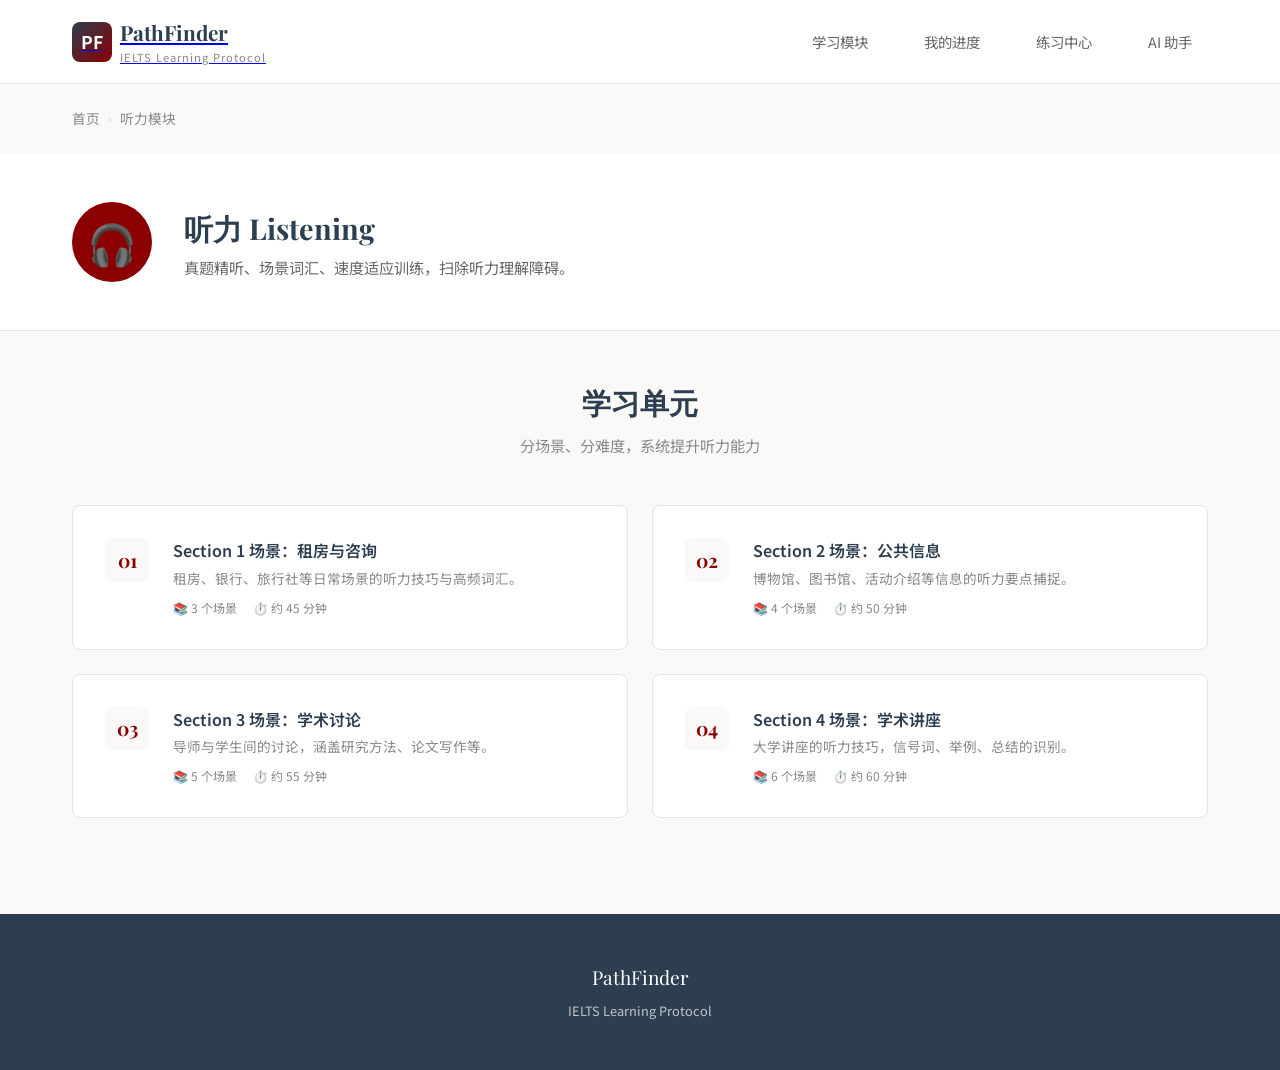
<file: module-listening.html>
<!DOCTYPE html>
<html lang="zh-CN">
<head>
    <meta charset="UTF-8">
    <meta name="viewport" content="width=device-width, initial-scale=1.0">
    <title>听力模块 - PathFinder</title>
    <link href="https://fonts.googleapis.com/css2?family=Noto+Sans+SC:wght@300;400;500;600;700&family=Playfair+Display:wght@600;700&display=swap" rel="stylesheet">
    <link rel="stylesheet" href="css/styles.css">
</head>
<body>

    <header class="header">
        <div class="container">
            <div class="header-inner">
                <a href="index.html" class="logo">
                    <div class="logo-icon">PF</div>
                    <div class="logo-text">PathFinder<span>IELTS Learning Protocol</span></div>
                </a>
                <nav class="nav">
                    <a href="index.html" class="nav-item">学习模块</a>
                    <a href="#" class="nav-item">我的进度</a>
                    <a href="#" class="nav-item">练习中心</a>
                    <a href="#" class="nav-item">AI 助手</a>
                </nav>
            </div>
        </div>
    </header>

    <div class="container">
        <div class="breadcrumb" style="padding-top: var(--space-lg);">
            <a href="index.html">首页</a>
            <span class="breadcrumb-sep">›</span>
            <span>听力模块</span>
        </div>
    </div>

    <section class="module-header">
        <div class="container">
            <div class="module-header-inner">
                <div class="module-header-icon">🎧</div>
                <div class="module-header-info">
                    <h1>听力 Listening</h1>
                    <p>真题精听、场景词汇、速度适应训练，扫除听力理解障碍。</p>
                </div>
            </div>
        </div>
    </section>

    <section class="section">
        <div class="container">
            <div class="section-header">
                <h2 class="section-title">学习单元</h2>
                <p class="section-subtitle">分场景、分难度，系统提升听力能力</p>
            </div>

            <div class="submodules-grid">
                <div class="submodule-card" onclick="location.href='lesson.html?id=listen-101'">
                    <div class="submodule-number">01</div>
                    <div class="submodule-content">
                        <h3>Section 1 场景：租房与咨询</h3>
                        <p>租房、银行、旅行社等日常场景的听力技巧与高频词汇。</p>
                        <div class="submodule-meta"><span>📚 3 个场景</span><span>⏱️ 约 45 分钟</span></div>
                    </div>
                </div>
                <div class="submodule-card" onclick="location.href='lesson.html?id=listen-102'">
                    <div class="submodule-number">02</div>
                    <div class="submodule-content">
                        <h3>Section 2 场景：公共信息</h3>
                        <p>博物馆、图书馆、活动介绍等信息的听力要点捕捉。</p>
                        <div class="submodule-meta"><span>📚 4 个场景</span><span>⏱️ 约 50 分钟</span></div>
                    </div>
                </div>
                <div class="submodule-card" onclick="location.href='lesson.html?id=listen-103'">
                    <div class="submodule-number">03</div>
                    <div class="submodule-content">
                        <h3>Section 3 场景：学术讨论</h3>
                        <p>导师与学生间的讨论，涵盖研究方法、论文写作等。</p>
                        <div class="submodule-meta"><span>📚 5 个场景</span><span>⏱️ 约 55 分钟</span></div>
                    </div>
                </div>
                <div class="submodule-card" onclick="location.href='lesson.html?id=listen-104'">
                    <div class="submodule-number">04</div>
                    <div class="submodule-content">
                        <h3>Section 4 场景：学术讲座</h3>
                        <p>大学讲座的听力技巧，信号词、举例、总结的识别。</p>
                        <div class="submodule-meta"><span>📚 6 个场景</span><span>⏱️ 约 60 分钟</span></div>
                    </div>
                </div>
            </div>
        </div>
    </section>

    <footer class="footer">
        <div class="container">
            <div class="footer-logo">PathFinder</div>
            <p class="footer-text">IELTS Learning Protocol</p>
        </div>
    </footer>

</body>
</html>
</file>
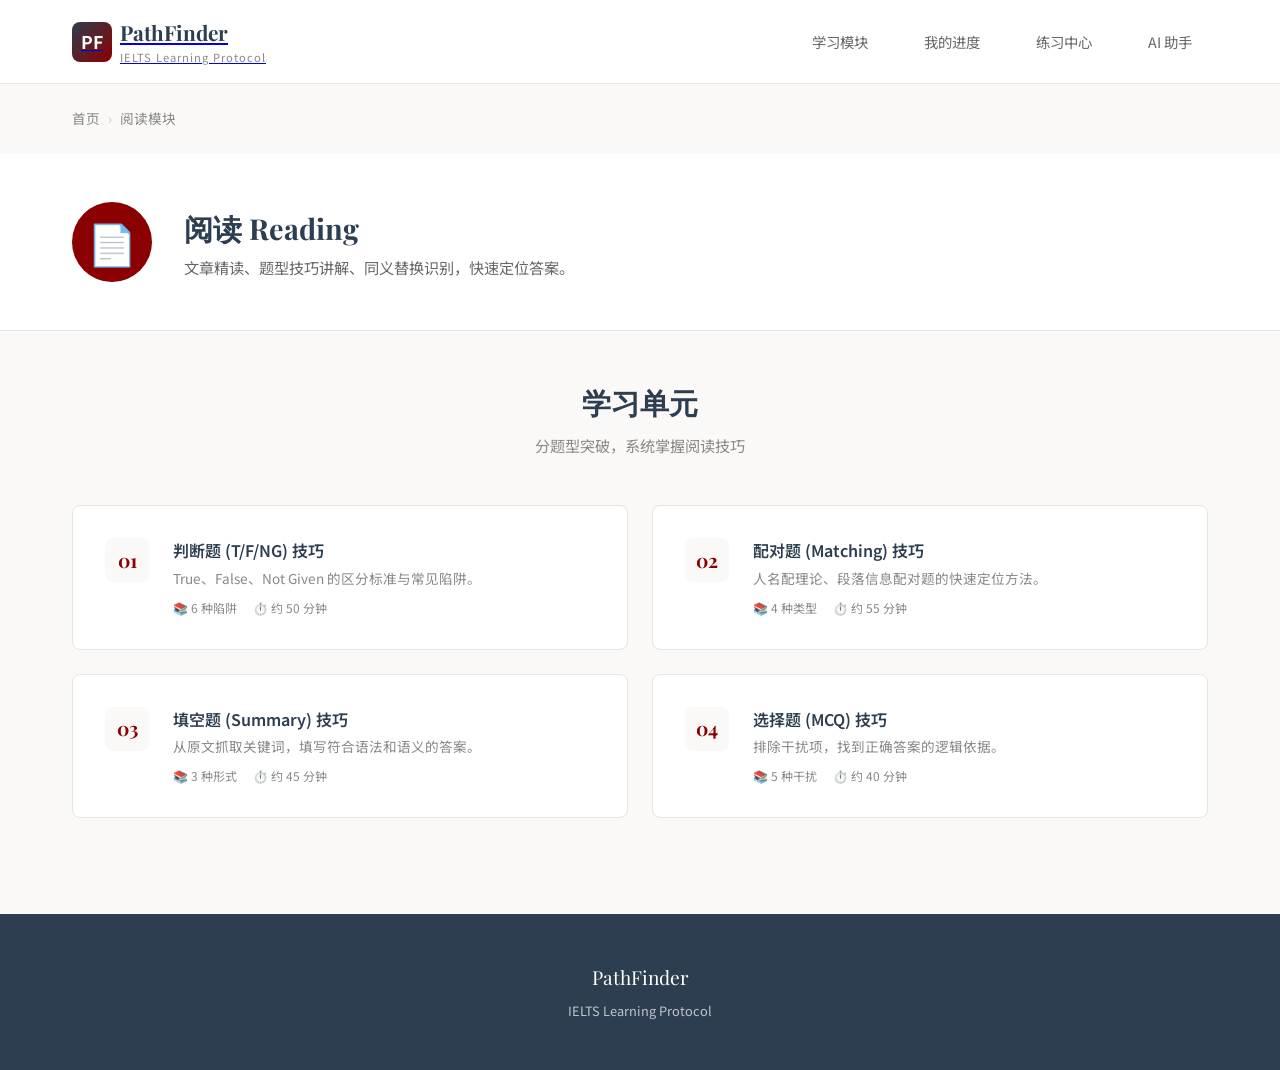
<file: module-reading.html>
<!DOCTYPE html>
<html lang="zh-CN">
<head>
    <meta charset="UTF-8">
    <meta name="viewport" content="width=device-width, initial-scale=1.0">
    <title>阅读模块 - PathFinder</title>
    <link href="https://fonts.googleapis.com/css2?family=Noto+Sans+SC:wght@300;400;500;600;700&family=Playfair+Display:wght@600;700&display=swap" rel="stylesheet">
    <link rel="stylesheet" href="css/styles.css">
</head>
<body>

    <header class="header">
        <div class="container">
            <div class="header-inner">
                <a href="index.html" class="logo">
                    <div class="logo-icon">PF</div>
                    <div class="logo-text">PathFinder<span>IELTS Learning Protocol</span></div>
                </a>
                <nav class="nav">
                    <a href="index.html" class="nav-item">学习模块</a>
                    <a href="#" class="nav-item">我的进度</a>
                    <a href="#" class="nav-item">练习中心</a>
                    <a href="#" class="nav-item">AI 助手</a>
                </nav>
            </div>
        </div>
    </header>

    <div class="container">
        <div class="breadcrumb" style="padding-top: var(--space-lg);">
            <a href="index.html">首页</a>
            <span class="breadcrumb-sep">›</span>
            <span>阅读模块</span>
        </div>
    </div>

    <section class="module-header">
        <div class="container">
            <div class="module-header-inner">
                <div class="module-header-icon">📄</div>
                <div class="module-header-info">
                    <h1>阅读 Reading</h1>
                    <p>文章精读、题型技巧讲解、同义替换识别，快速定位答案。</p>
                </div>
            </div>
        </div>
    </section>

    <section class="section">
        <div class="container">
            <div class="section-header">
                <h2 class="section-title">学习单元</h2>
                <p class="section-subtitle">分题型突破，系统掌握阅读技巧</p>
            </div>

            <div class="submodules-grid">
                <div class="submodule-card" onclick="location.href='lesson.html?id=read-101'">
                    <div class="submodule-number">01</div>
                    <div class="submodule-content">
                        <h3>判断题 (T/F/NG) 技巧</h3>
                        <p>True、False、Not Given 的区分标准与常见陷阱。</p>
                        <div class="submodule-meta"><span>📚 6 种陷阱</span><span>⏱️ 约 50 分钟</span></div>
                    </div>
                </div>
                <div class="submodule-card" onclick="location.href='lesson.html?id=read-102'">
                    <div class="submodule-number">02</div>
                    <div class="submodule-content">
                        <h3>配对题 (Matching) 技巧</h3>
                        <p>人名配理论、段落信息配对题的快速定位方法。</p>
                        <div class="submodule-meta"><span>📚 4 种类型</span><span>⏱️ 约 55 分钟</span></div>
                    </div>
                </div>
                <div class="submodule-card" onclick="location.href='lesson.html?id=read-103'">
                    <div class="submodule-number">03</div>
                    <div class="submodule-content">
                        <h3>填空题 (Summary) 技巧</h3>
                        <p>从原文抓取关键词，填写符合语法和语义的答案。</p>
                        <div class="submodule-meta"><span>📚 3 种形式</span><span>⏱️ 约 45 分钟</span></div>
                    </div>
                </div>
                <div class="submodule-card" onclick="location.href='lesson.html?id=read-104'">
                    <div class="submodule-number">04</div>
                    <div class="submodule-content">
                        <h3>选择题 (MCQ) 技巧</h3>
                        <p>排除干扰项，找到正确答案的逻辑依据。</p>
                        <div class="submodule-meta"><span>📚 5 种干扰</span><span>⏱️ 约 40 分钟</span></div>
                    </div>
                </div>
            </div>
        </div>
    </section>

    <footer class="footer">
        <div class="container">
            <div class="footer-logo">PathFinder</div>
            <p class="footer-text">IELTS Learning Protocol</p>
        </div>
    </footer>

</body>
</html>
</file>
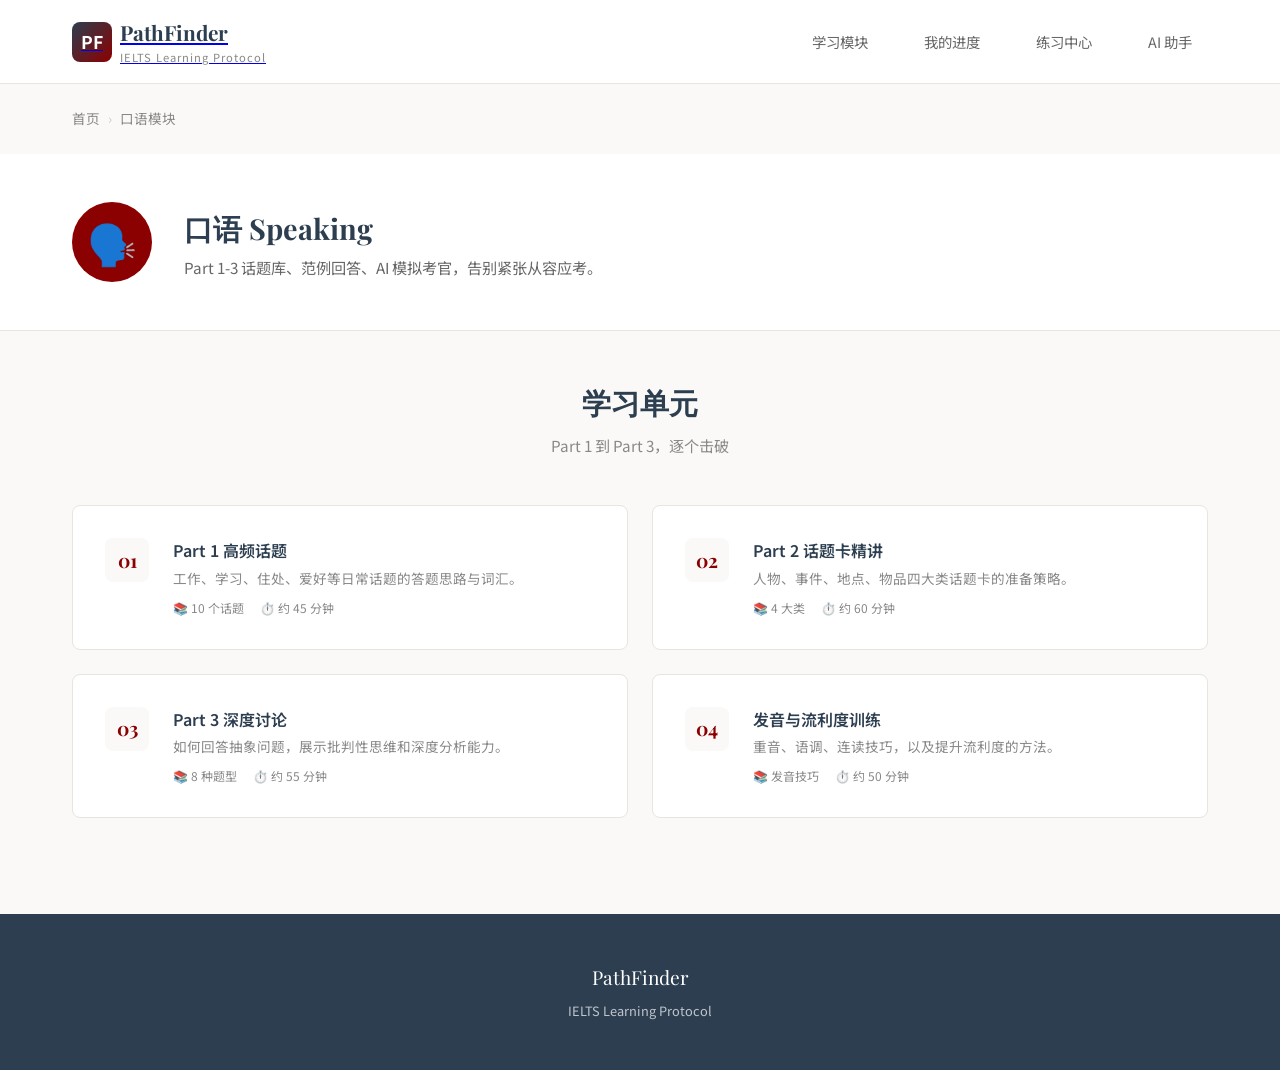
<file: module-speaking.html>
<!DOCTYPE html>
<html lang="zh-CN">
<head>
    <meta charset="UTF-8">
    <meta name="viewport" content="width=device-width, initial-scale=1.0">
    <title>口语模块 - PathFinder</title>
    <link href="https://fonts.googleapis.com/css2?family=Noto+Sans+SC:wght@300;400;500;600;700&family=Playfair+Display:wght@600;700&display=swap" rel="stylesheet">
    <link rel="stylesheet" href="css/styles.css">
</head>
<body>

    <header class="header">
        <div class="container">
            <div class="header-inner">
                <a href="index.html" class="logo">
                    <div class="logo-icon">PF</div>
                    <div class="logo-text">PathFinder<span>IELTS Learning Protocol</span></div>
                </a>
                <nav class="nav">
                    <a href="index.html" class="nav-item">学习模块</a>
                    <a href="#" class="nav-item">我的进度</a>
                    <a href="#" class="nav-item">练习中心</a>
                    <a href="#" class="nav-item">AI 助手</a>
                </nav>
            </div>
        </div>
    </header>

    <div class="container">
        <div class="breadcrumb" style="padding-top: var(--space-lg);">
            <a href="index.html">首页</a>
            <span class="breadcrumb-sep">›</span>
            <span>口语模块</span>
        </div>
    </div>

    <section class="module-header">
        <div class="container">
            <div class="module-header-inner">
                <div class="module-header-icon">🗣️</div>
                <div class="module-header-info">
                    <h1>口语 Speaking</h1>
                    <p>Part 1-3 话题库、范例回答、AI 模拟考官，告别紧张从容应考。</p>
                </div>
            </div>
        </div>
    </section>

    <section class="section">
        <div class="container">
            <div class="section-header">
                <h2 class="section-title">学习单元</h2>
                <p class="section-subtitle">Part 1 到 Part 3，逐个击破</p>
            </div>

            <div class="submodules-grid">
                <div class="submodule-card" onclick="location.href='lesson.html?id=speak-101'">
                    <div class="submodule-number">01</div>
                    <div class="submodule-content">
                        <h3>Part 1 高频话题</h3>
                        <p>工作、学习、住处、爱好等日常话题的答题思路与词汇。</p>
                        <div class="submodule-meta"><span>📚 10 个话题</span><span>⏱️ 约 45 分钟</span></div>
                    </div>
                </div>
                <div class="submodule-card" onclick="location.href='lesson.html?id=speak-102'">
                    <div class="submodule-number">02</div>
                    <div class="submodule-content">
                        <h3>Part 2 话题卡精讲</h3>
                        <p>人物、事件、地点、物品四大类话题卡的准备策略。</p>
                        <div class="submodule-meta"><span>📚 4 大类</span><span>⏱️ 约 60 分钟</span></div>
                    </div>
                </div>
                <div class="submodule-card" onclick="location.href='lesson.html?id=speak-103'">
                    <div class="submodule-number">03</div>
                    <div class="submodule-content">
                        <h3>Part 3 深度讨论</h3>
                        <p>如何回答抽象问题，展示批判性思维和深度分析能力。</p>
                        <div class="submodule-meta"><span>📚 8 种题型</span><span>⏱️ 约 55 分钟</span></div>
                    </div>
                </div>
                <div class="submodule-card" onclick="location.href='lesson.html?id=speak-104'">
                    <div class="submodule-number">04</div>
                    <div class="submodule-content">
                        <h3>发音与流利度训练</h3>
                        <p>重音、语调、连读技巧，以及提升流利度的方法。</p>
                        <div class="submodule-meta"><span>📚 发音技巧</span><span>⏱️ 约 50 分钟</span></div>
                    </div>
                </div>
            </div>
        </div>
    </section>

    <footer class="footer">
        <div class="container">
            <div class="footer-logo">PathFinder</div>
            <p class="footer-text">IELTS Learning Protocol</p>
        </div>
    </footer>

</body>
</html>
</file>
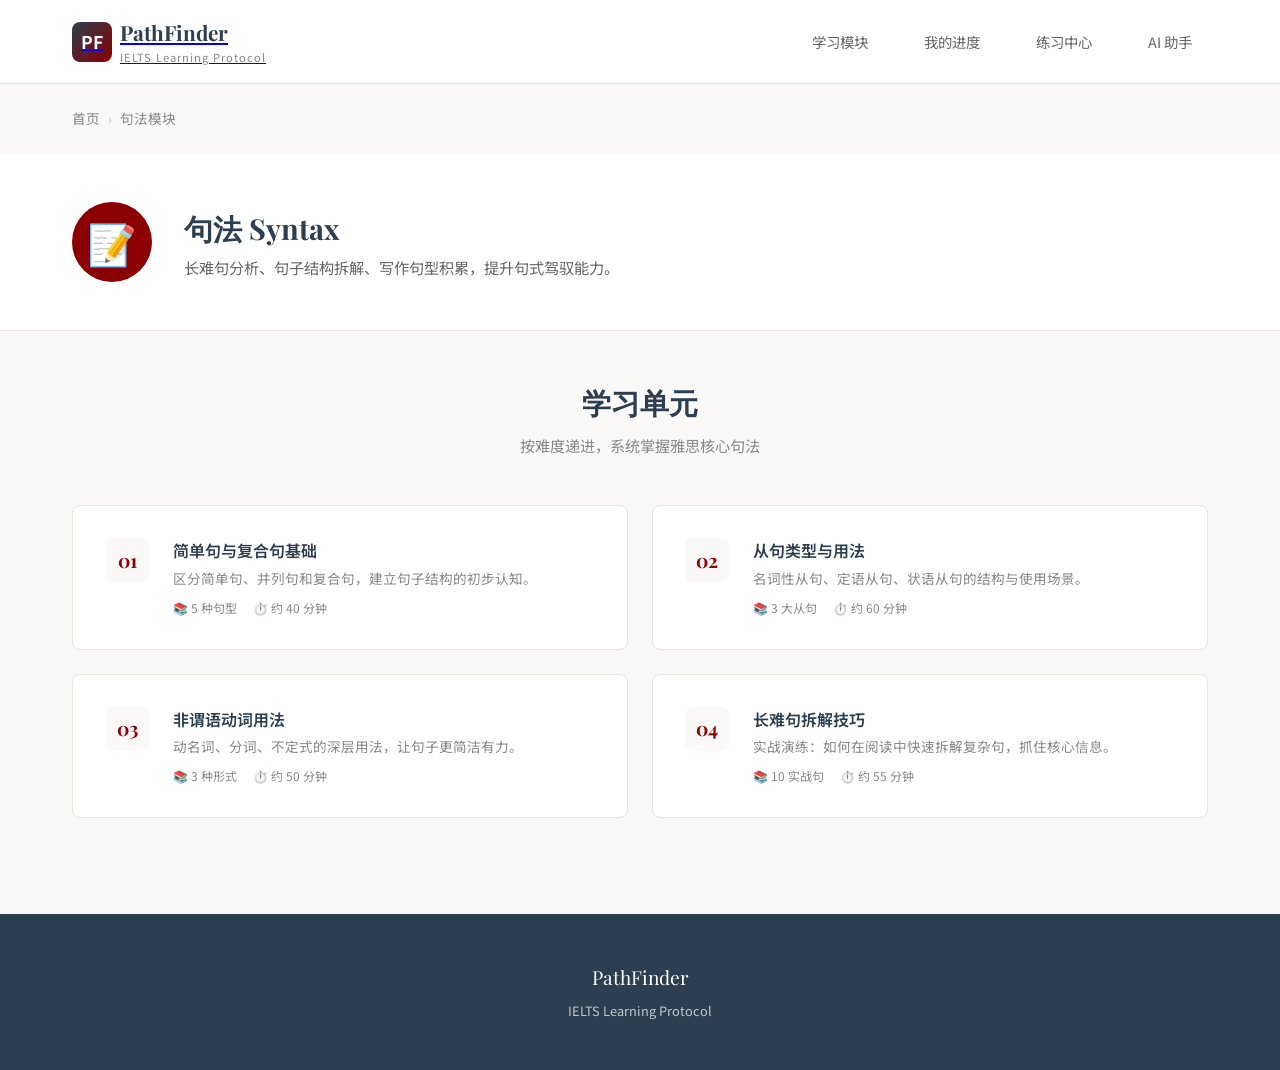
<file: module-syntax.html>
<!DOCTYPE html>
<html lang="zh-CN">
<head>
    <meta charset="UTF-8">
    <meta name="viewport" content="width=device-width, initial-scale=1.0">
    <title>句法模块 - PathFinder</title>
    <link href="https://fonts.googleapis.com/css2?family=Noto+Sans+SC:wght@300;400;500;600;700&family=Playfair+Display:wght@600;700&display=swap" rel="stylesheet">
    <link rel="stylesheet" href="css/styles.css">
</head>
<body>

    <header class="header">
        <div class="container">
            <div class="header-inner">
                <a href="index.html" class="logo">
                    <div class="logo-icon">PF</div>
                    <div class="logo-text">PathFinder<span>IELTS Learning Protocol</span></div>
                </a>
                <nav class="nav">
                    <a href="index.html" class="nav-item">学习模块</a>
                    <a href="#" class="nav-item">我的进度</a>
                    <a href="#" class="nav-item">练习中心</a>
                    <a href="#" class="nav-item">AI 助手</a>
                </nav>
            </div>
        </div>
    </header>

    <div class="container">
        <div class="breadcrumb" style="padding-top: var(--space-lg);">
            <a href="index.html">首页</a>
            <span class="breadcrumb-sep">›</span>
            <span>句法模块</span>
        </div>
    </div>

    <section class="module-header">
        <div class="container">
            <div class="module-header-inner">
                <div class="module-header-icon">📝</div>
                <div class="module-header-info">
                    <h1>句法 Syntax</h1>
                    <p>长难句分析、句子结构拆解、写作句型积累，提升句式驾驭能力。</p>
                </div>
            </div>
        </div>
    </section>

    <section class="section">
        <div class="container">
            <div class="section-header">
                <h2 class="section-title">学习单元</h2>
                <p class="section-subtitle">按难度递进，系统掌握雅思核心句法</p>
            </div>

            <div class="submodules-grid">
                <div class="submodule-card" onclick="location.href='lesson.html?id=syntax-101'">
                    <div class="submodule-number">01</div>
                    <div class="submodule-content">
                        <h3>简单句与复合句基础</h3>
                        <p>区分简单句、并列句和复合句，建立句子结构的初步认知。</p>
                        <div class="submodule-meta"><span>📚 5 种句型</span><span>⏱️ 约 40 分钟</span></div>
                    </div>
                </div>
                <div class="submodule-card" onclick="location.href='lesson.html?id=syntax-102'">
                    <div class="submodule-number">02</div>
                    <div class="submodule-content">
                        <h3>从句类型与用法</h3>
                        <p>名词性从句、定语从句、状语从句的结构与使用场景。</p>
                        <div class="submodule-meta"><span>📚 3 大从句</span><span>⏱️ 约 60 分钟</span></div>
                    </div>
                </div>
                <div class="submodule-card" onclick="location.href='lesson.html?id=syntax-103'">
                    <div class="submodule-number">03</div>
                    <div class="submodule-content">
                        <h3>非谓语动词用法</h3>
                        <p>动名词、分词、不定式的深层用法，让句子更简洁有力。</p>
                        <div class="submodule-meta"><span>📚 3 种形式</span><span>⏱️ 约 50 分钟</span></div>
                    </div>
                </div>
                <div class="submodule-card" onclick="location.href='lesson.html?id=syntax-104'">
                    <div class="submodule-number">04</div>
                    <div class="submodule-content">
                        <h3>长难句拆解技巧</h3>
                        <p>实战演练：如何在阅读中快速拆解复杂句，抓住核心信息。</p>
                        <div class="submodule-meta"><span>📚 10 实战句</span><span>⏱️ 约 55 分钟</span></div>
                    </div>
                </div>
            </div>
        </div>
    </section>

    <footer class="footer">
        <div class="container">
            <div class="footer-logo">PathFinder</div>
            <p class="footer-text">IELTS Learning Protocol</p>
        </div>
    </footer>

</body>
</html>
</file>
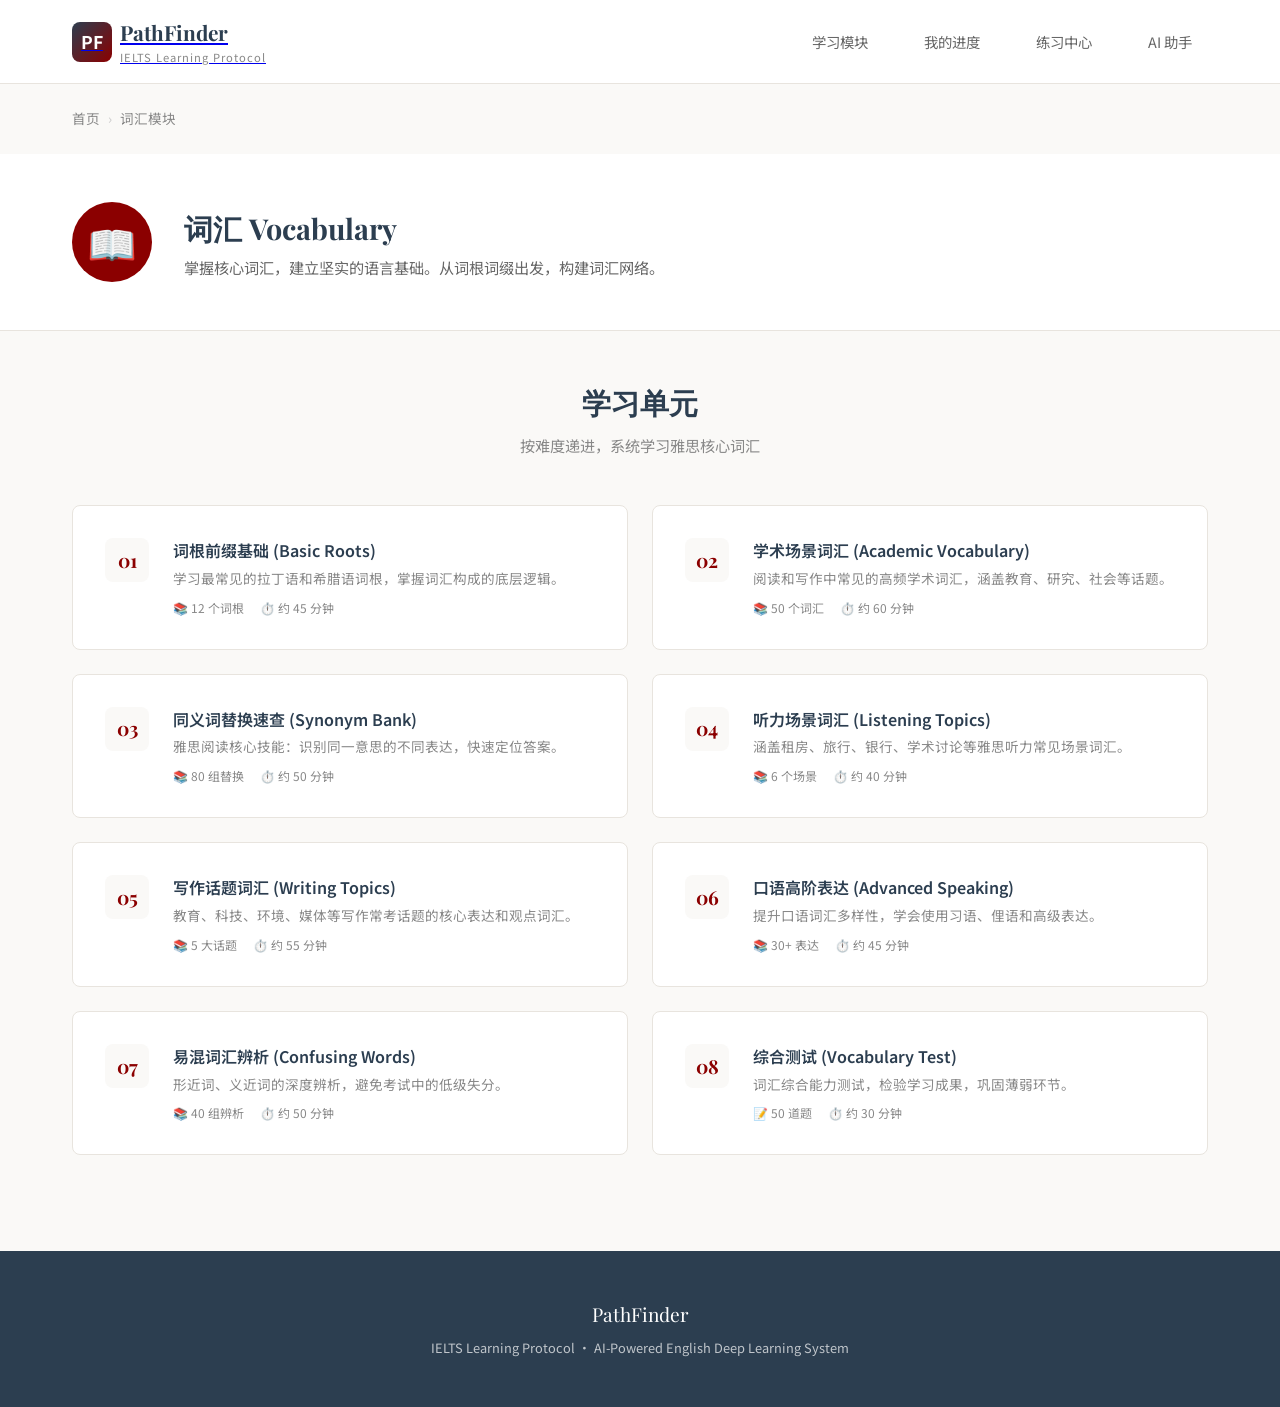
<file: module-vocabulary.html>
<!DOCTYPE html>
<html lang="zh-CN">
<head>
    <meta charset="UTF-8">
    <meta name="viewport" content="width=device-width, initial-scale=1.0">
    <title>词汇模块 - PathFinder</title>
    <link href="https://fonts.googleapis.com/css2?family=Noto+Sans+SC:wght@300;400;500;600;700&family=Playfair+Display:wght@600;700&display=swap" rel="stylesheet">
    <link rel="stylesheet" href="css/styles.css">
</head>
<body>

    <!-- 顶部导航栏 -->
    <header class="header">
        <div class="container">
            <div class="header-inner">
                <a href="index.html" class="logo">
                    <div class="logo-icon">PF</div>
                    <div class="logo-text">
                        PathFinder
                        <span>IELTS Learning Protocol</span>
                    </div>
                </a>
                <nav class="nav">
                    <a href="index.html" class="nav-item">学习模块</a>
                    <a href="#" class="nav-item">我的进度</a>
                    <a href="#" class="nav-item">练习中心</a>
                    <a href="#" class="nav-item">AI 助手</a>
                </nav>
            </div>
        </div>
    </header>

    <!-- 面包屑导航 -->
    <div class="container">
        <div class="breadcrumb" style="padding-top: var(--space-lg);">
            <a href="index.html">首页</a>
            <span class="breadcrumb-sep">›</span>
            <span>词汇模块</span>
        </div>
    </div>

    <!-- 模块头部 -->
    <section class="module-header">
        <div class="container">
            <div class="module-header-inner">
                <div class="module-header-icon">📖</div>
                <div class="module-header-info">
                    <h1>词汇 Vocabulary</h1>
                    <p>掌握核心词汇，建立坚实的语言基础。从词根词缀出发，构建词汇网络。</p>
                </div>
            </div>
        </div>
    </section>

    <!-- 子模块列表 -->
    <section class="section">
        <div class="container">
            <div class="section-header">
                <h2 class="section-title">学习单元</h2>
                <p class="section-subtitle">按难度递进，系统学习雅思核心词汇</p>
            </div>

            <div class="submodules-grid">
                <!-- 子模块 1 -->
                <div class="submodule-card" onclick="location.href='lesson.html?id=vocab-101'">
                    <div class="submodule-number">01</div>
                    <div class="submodule-content">
                        <h3>词根前缀基础 (Basic Roots)</h3>
                        <p>学习最常见的拉丁语和希腊语词根，掌握词汇构成的底层逻辑。</p>
                        <div class="submodule-meta">
                            <span>📚 12 个词根</span>
                            <span>⏱️ 约 45 分钟</span>
                        </div>
                    </div>
                </div>

                <!-- 子模块 2 -->
                <div class="submodule-card" onclick="location.href='lesson.html?id=vocab-102'">
                    <div class="submodule-number">02</div>
                    <div class="submodule-content">
                        <h3>学术场景词汇 (Academic Vocabulary)</h3>
                        <p>阅读和写作中常见的高频学术词汇，涵盖教育、研究、社会等话题。</p>
                        <div class="submodule-meta">
                            <span>📚 50 个词汇</span>
                            <span>⏱️ 约 60 分钟</span>
                        </div>
                    </div>
                </div>

                <!-- 子模块 3 -->
                <div class="submodule-card" onclick="location.href='lesson.html?id=vocab-103'">
                    <div class="submodule-number">03</div>
                    <div class="submodule-content">
                        <h3>同义词替换速查 (Synonym Bank)</h3>
                        <p>雅思阅读核心技能：识别同一意思的不同表达，快速定位答案。</p>
                        <div class="submodule-meta">
                            <span>📚 80 组替换</span>
                            <span>⏱️ 约 50 分钟</span>
                        </div>
                    </div>
                </div>

                <!-- 子模块 4 -->
                <div class="submodule-card" onclick="location.href='lesson.html?id=vocab-104'">
                    <div class="submodule-number">04</div>
                    <div class="submodule-content">
                        <h3>听力场景词汇 (Listening Topics)</h3>
                        <p>涵盖租房、旅行、银行、学术讨论等雅思听力常见场景词汇。</p>
                        <div class="submodule-meta">
                            <span>📚 6 个场景</span>
                            <span>⏱️ 约 40 分钟</span>
                        </div>
                    </div>
                </div>

                <!-- 子模块 5 -->
                <div class="submodule-card" onclick="location.href='lesson.html?id=vocab-105'">
                    <div class="submodule-number">05</div>
                    <div class="submodule-content">
                        <h3>写作话题词汇 (Writing Topics)</h3>
                        <p>教育、科技、环境、媒体等写作常考话题的核心表达和观点词汇。</p>
                        <div class="submodule-meta">
                            <span>📚 5 大话题</span>
                            <span>⏱️ 约 55 分钟</span>
                        </div>
                    </div>
                </div>

                <!-- 子模块 6 -->
                <div class="submodule-card" onclick="location.href='lesson.html?id=vocab-106'">
                    <div class="submodule-number">06</div>
                    <div class="submodule-content">
                        <h3>口语高阶表达 (Advanced Speaking)</h3>
                        <p>提升口语词汇多样性，学会使用习语、俚语和高级表达。</p>
                        <div class="submodule-meta">
                            <span>📚 30+ 表达</span>
                            <span>⏱️ 约 45 分钟</span>
                        </div>
                    </div>
                </div>

                <!-- 子模块 7 -->
                <div class="submodule-card" onclick="location.href='lesson.html?id=vocab-107'">
                    <div class="submodule-number">07</div>
                    <div class="submodule-content">
                        <h3>易混词汇辨析 (Confusing Words)</h3>
                        <p>形近词、义近词的深度辨析，避免考试中的低级失分。</p>
                        <div class="submodule-meta">
                            <span>📚 40 组辨析</span>
                            <span>⏱️ 约 50 分钟</span>
                        </div>
                    </div>
                </div>

                <!-- 子模块 8 -->
                <div class="submodule-card" onclick="location.href='lesson.html?id=vocab-108'">
                    <div class="submodule-number">08</div>
                    <div class="submodule-content">
                        <h3>综合测试 (Vocabulary Test)</h3>
                        <p>词汇综合能力测试，检验学习成果，巩固薄弱环节。</p>
                        <div class="submodule-meta">
                            <span>📝 50 道题</span>
                            <span>⏱️ 约 30 分钟</span>
                        </div>
                    </div>
                </div>
            </div>
        </div>
    </section>

    <!-- 页脚 -->
    <footer class="footer">
        <div class="container">
            <div class="footer-logo">PathFinder</div>
            <p class="footer-text">IELTS Learning Protocol · AI-Powered English Deep Learning System</p>
        </div>
    </footer>

</body>
</html>
</file>
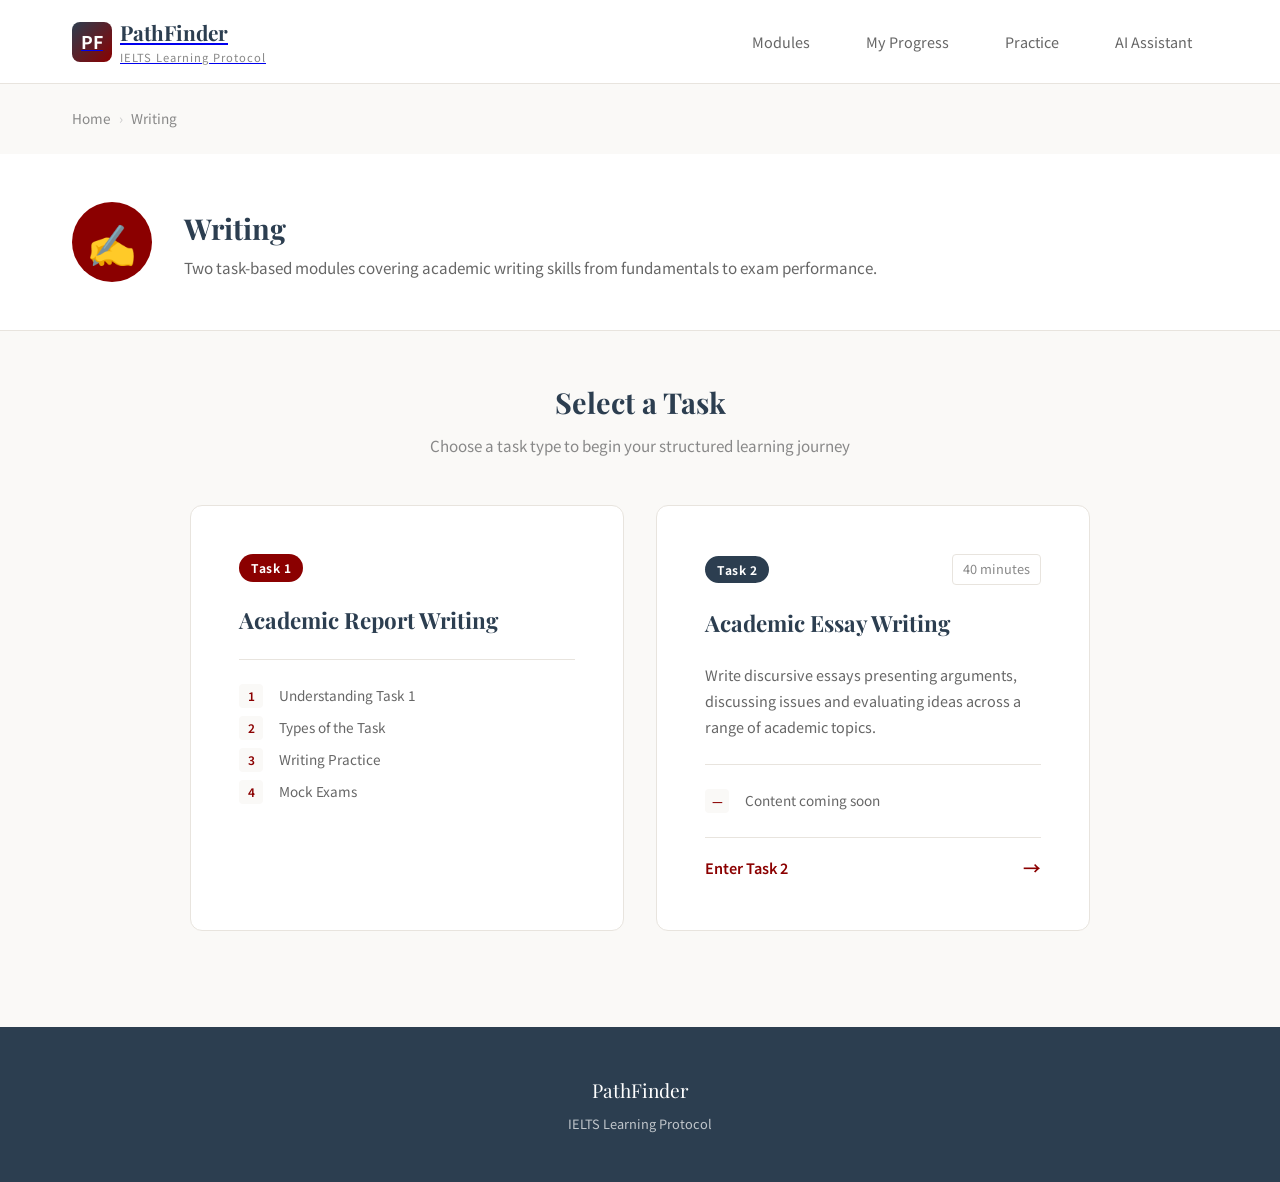
<file: module-writing.html>
<!DOCTYPE html>
<html lang="en">
<head>
    <meta charset="UTF-8">
    <meta name="viewport" content="width=device-width, initial-scale=1.0">
    <title>Writing - PathFinder</title>
    <link href="https://fonts.googleapis.com/css2?family=Noto+Sans+SC:wght@300;400;500;600;700&family=Playfair+Display:wght@600;700&display=swap" rel="stylesheet">
    <link rel="stylesheet" href="css/styles.css">
</head>
<body>

    <header class="header">
        <div class="container">
            <div class="header-inner">
                <a href="index.html" class="logo">
                    <div class="logo-icon">PF</div>
                    <div class="logo-text">PathFinder<span>IELTS Learning Protocol</span></div>
                </a>
                <nav class="nav">
                    <a href="index.html" class="nav-item">Modules</a>
                    <a href="#" class="nav-item">My Progress</a>
                    <a href="#" class="nav-item">Practice</a>
                    <a href="#" class="nav-item">AI Assistant</a>
                </nav>
            </div>
        </div>
    </header>

    <div class="container">
        <div class="breadcrumb" style="padding-top: var(--space-lg);">
            <a href="index.html">Home</a>
            <span class="breadcrumb-sep">›</span>
            <span>Writing</span>
        </div>
    </div>

    <section class="module-header">
        <div class="container">
            <div class="module-header-inner">
                <div class="module-header-icon">✍️</div>
                <div class="module-header-info">
                    <h1>Writing</h1>
                    <p>Two task-based modules covering academic writing skills from fundamentals to exam performance.</p>
                </div>
            </div>
        </div>
    </section>

    <section class="section">
        <div class="container">
            <div class="section-header">
                <h2 class="section-title">Select a Task</h2>
                <p class="section-subtitle">Choose a task type to begin your structured learning journey</p>
            </div>

            <div class="writing-tasks-grid">

                <!-- Task 1 -->
                <div class="task-card" onclick="location.href='writing-task1.html'">
                    <div class="task-card-header">
                        <div class="task-badge">Task 1</div>
                    </div>
                    <h2 class="task-title">Academic Report Writing</h2>
                    <div class="task-chapters">
                        <div class="chapter-item" onclick="event.stopPropagation(); location.href='writing-task1.html?chapter=1'">
                            <span class="chapter-num">1</span>
                            <span>Understanding Task 1</span>
                        </div>
                        <div class="chapter-item" onclick="event.stopPropagation(); location.href='writing-task1.html?chapter=2'">
                            <span class="chapter-num">2</span>
                            <span>Types of the Task</span>
                        </div>
                        <div class="chapter-item" onclick="event.stopPropagation(); location.href='writing-task1.html?chapter=3'">
                            <span class="chapter-num">3</span>
                            <span>Writing Practice</span>
                        </div>
                        <div class="chapter-item" onclick="event.stopPropagation(); location.href='writing-task1.html?chapter=4'">
                            <span class="chapter-num">4</span>
                            <span>Mock Exams</span>
                        </div>
                    </div>
                </div>

                <!-- Task 2 -->
                <div class="task-card" onclick="location.href='writing-task2.html'">
                    <div class="task-card-header">
                        <div class="task-badge task-badge-2">Task 2</div>
                        <div class="task-time">40 minutes</div>
                    </div>
                    <h2 class="task-title">Academic Essay Writing</h2>
                    <p class="task-desc">
                        Write discursive essays presenting arguments, discussing issues and
                        evaluating ideas across a range of academic topics.
                    </p>
                    <div class="task-chapters">
                        <div class="chapter-item">
                            <span class="chapter-num">—</span>
                            <span>Content coming soon</span>
                        </div>
                    </div>
                    <div class="task-cta">
                        <span>Enter Task 2</span>
                        <span class="cta-arrow">→</span>
                    </div>
                </div>

            </div>
        </div>
    </section>

    <footer class="footer">
        <div class="container">
            <div class="footer-logo">PathFinder</div>
            <p class="footer-text">IELTS Learning Protocol</p>
        </div>
    </footer>

    <style>
        .writing-tasks-grid {
            display: grid;
            grid-template-columns: 1fr 1fr;
            gap: var(--space-xl);
            max-width: 900px;
            margin: 0 auto;
        }

        .task-card {
            background: var(--bg-white);
            border: 1px solid var(--border-soft);
            border-radius: var(--radius-lg);
            padding: var(--space-2xl);
            cursor: pointer;
            transition: all 0.3s;
            display: flex;
            flex-direction: column;
            gap: var(--space-lg);
            position: relative;
            overflow: hidden;
        }

        .task-card::after {
            content: '';
            position: absolute;
            bottom: 0;
            left: 0;
            right: 0;
            height: 3px;
            background: var(--primary-red);
            transform: scaleX(0);
            transition: transform 0.3s;
        }

        .task-card:hover {
            border-color: var(--primary-red);
            box-shadow: var(--shadow-hover);
            transform: translateY(-4px);
        }

        .task-card:hover::after {
            transform: scaleX(1);
        }

        .task-card-header {
            display: flex;
            align-items: center;
            justify-content: space-between;
        }

        .task-badge {
            background: var(--primary-red);
            color: white;
            font-size: 0.75rem;
            font-weight: 700;
            padding: 4px 12px;
            border-radius: 20px;
            letter-spacing: 0.5px;
        }

        .task-badge-2 {
            background: var(--primary-dark);
        }

        .task-time {
            font-size: 0.8rem;
            color: var(--text-light);
            border: 1px solid var(--border-soft);
            padding: 4px 10px;
            border-radius: var(--radius-sm);
        }

        .task-title {
            font-family: 'Playfair Display', serif;
            font-size: 1.4rem;
            color: var(--primary-dark);
            line-height: 1.3;
        }

        .task-desc {
            font-size: 0.9rem;
            color: var(--text-gray);
            line-height: 1.8;
        }

        .task-chapters {
            display: flex;
            flex-direction: column;
            gap: var(--space-sm);
            border-top: 1px solid var(--border-soft);
            padding-top: var(--space-lg);
        }

        .chapter-item {
            display: flex;
            align-items: center;
            gap: var(--space-md);
            font-size: 0.85rem;
            color: var(--text-gray);
        }

        .chapter-num {
            width: 24px;
            height: 24px;
            background: var(--bg-cream);
            border-radius: var(--radius-sm);
            display: flex;
            align-items: center;
            justify-content: center;
            font-size: 0.75rem;
            font-weight: 600;
            color: var(--primary-red);
            flex-shrink: 0;
        }

        .task-cta {
            display: flex;
            align-items: center;
            justify-content: space-between;
            color: var(--primary-red);
            font-size: 0.9rem;
            font-weight: 600;
            margin-top: auto;
            padding-top: var(--space-md);
            border-top: 1px solid var(--border-soft);
        }

        .cta-arrow {
            font-size: 1.1rem;
            transition: transform 0.2s;
        }

        .task-card:hover .cta-arrow {
            transform: translateX(6px);
        }

        @media (max-width: 768px) {
            .writing-tasks-grid {
                grid-template-columns: 1fr;
            }
        }
    </style>

</body>
</html>
</file>
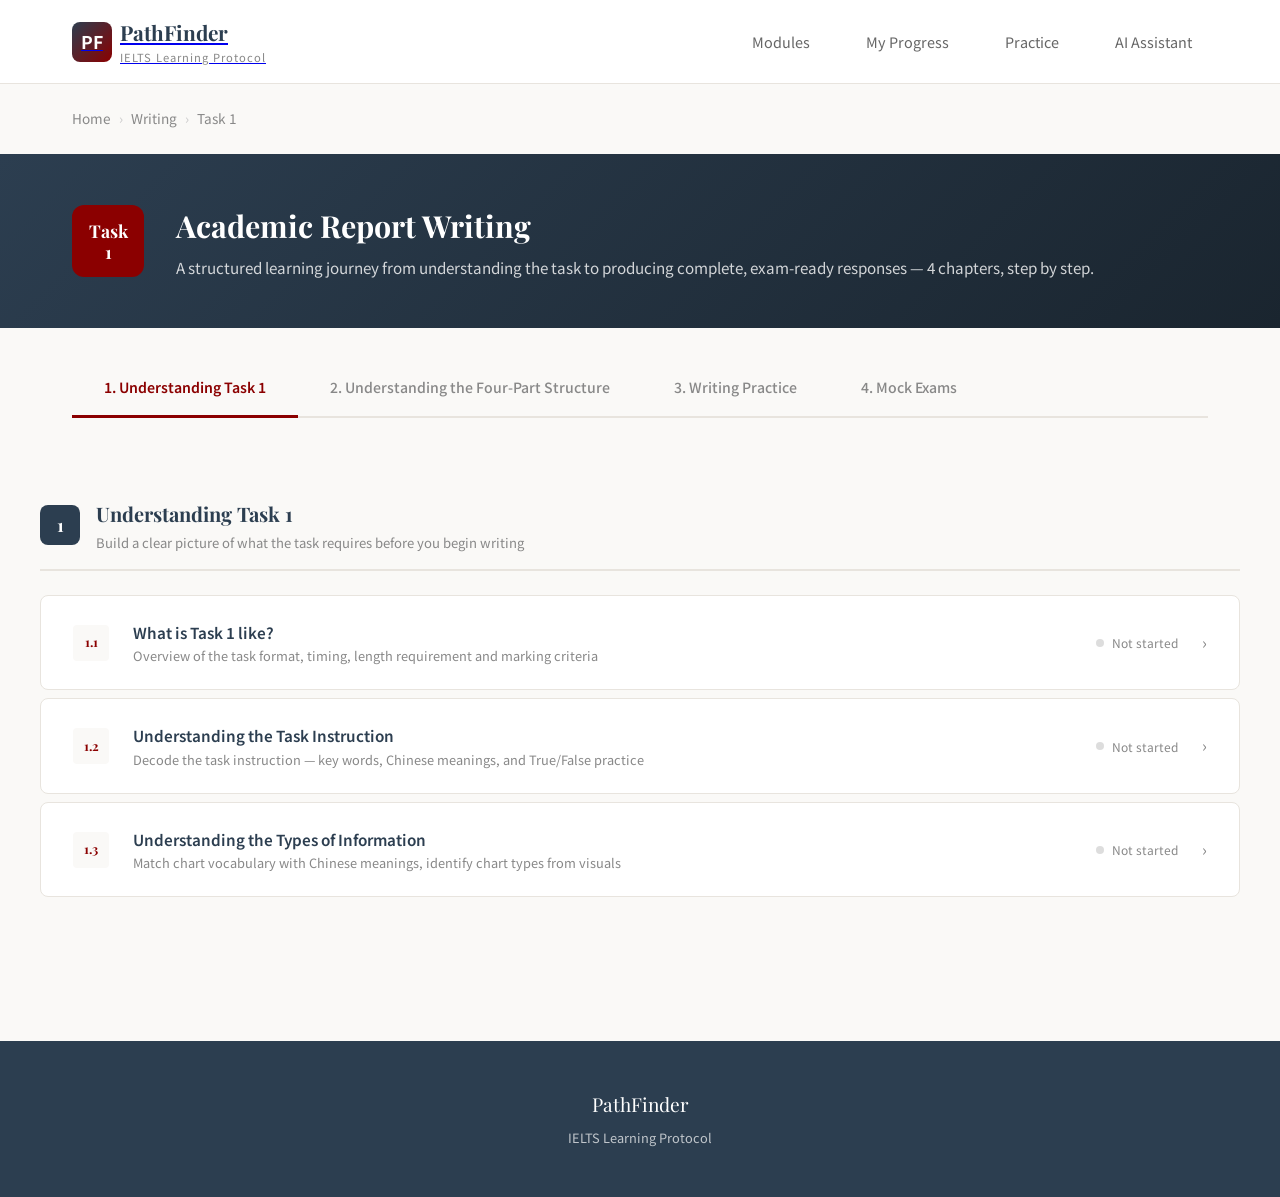
<file: writing-task1.html>
<!DOCTYPE html>
<html lang="en">
<head>
    <meta charset="UTF-8">
    <meta name="viewport" content="width=device-width, initial-scale=1.0">
    <title>Writing Task 1 - PathFinder</title>
    <link href="https://fonts.googleapis.com/css2?family=Noto+Sans+SC:wght@300;400;500;600;700&family=Playfair+Display:wght@600;700&display=swap" rel="stylesheet">
    <link rel="stylesheet" href="css/styles.css">
    <style>
        /* ===== Task 1 目录页专属样式 ===== */

        .task1-hero {
            background: linear-gradient(135deg, var(--primary-dark) 0%, #1a252f 100%);
            color: white;
            padding: var(--space-2xl) 0;
        }

        .task1-hero-inner {
            display: flex;
            align-items: center;
            gap: var(--space-xl);
        }

        .task1-badge-large {
            width: 72px;
            height: 72px;
            background: var(--primary-red);
            border-radius: var(--radius-lg);
            display: flex;
            align-items: center;
            justify-content: center;
            font-family: 'Playfair Display', serif;
            font-size: 1.1rem;
            font-weight: 700;
            color: white;
            flex-shrink: 0;
            line-height: 1.2;
            text-align: center;
        }

        .task1-hero-info h1 {
            font-family: 'Playfair Display', serif;
            font-size: 1.9rem;
            margin-bottom: var(--space-xs);
        }

        .task1-hero-info p {
            font-size: 0.95rem;
            opacity: 0.8;
            line-height: 1.7;
        }

        /* ===== 章节结构 ===== */

        .chapters-layout {
            padding: var(--space-2xl) 0;
        }

        .chapter-block {
            margin-bottom: var(--space-2xl);
        }

        .chapter-heading {
            display: flex;
            align-items: center;
            gap: var(--space-md);
            margin-bottom: var(--space-lg);
            padding-bottom: var(--space-md);
            border-bottom: 2px solid var(--border-soft);
        }

        .chapter-index {
            width: 40px;
            height: 40px;
            background: var(--primary-dark);
            color: white;
            border-radius: var(--radius-md);
            display: flex;
            align-items: center;
            justify-content: center;
            font-family: 'Playfair Display', serif;
            font-size: 1.1rem;
            font-weight: 700;
            flex-shrink: 0;
        }

        .chapter-heading-text h2 {
            font-family: 'Playfair Display', serif;
            font-size: 1.25rem;
            color: var(--primary-dark);
        }

        .chapter-heading-text p {
            font-size: 0.82rem;
            color: var(--text-light);
            margin-top: 2px;
        }

        /* ===== 子章节卡片 ===== */

        .lessons-list {
            display: flex;
            flex-direction: column;
            gap: var(--space-sm);
        }

        .lesson-row {
            display: flex;
            align-items: center;
            gap: var(--space-lg);
            background: var(--bg-white);
            border: 1px solid var(--border-soft);
            border-radius: var(--radius-md);
            padding: var(--space-lg) var(--space-xl);
            cursor: pointer;
            transition: all 0.25s;
            text-decoration: none;
            color: inherit;
        }

        .lesson-row:hover {
            border-color: var(--primary-red);
            box-shadow: var(--shadow-md);
            transform: translateX(4px);
        }

        .lesson-num {
            width: 36px;
            height: 36px;
            background: var(--bg-cream);
            border-radius: var(--radius-sm);
            display: flex;
            align-items: center;
            justify-content: center;
            font-size: 0.8rem;
            font-weight: 700;
            color: var(--primary-red);
            flex-shrink: 0;
            font-family: 'Playfair Display', serif;
        }

        .lesson-row:hover .lesson-num {
            background: var(--primary-red);
            color: white;
        }

        .lesson-info {
            flex: 1;
        }

        .lesson-info h3 {
            font-size: 0.95rem;
            font-weight: 600;
            color: var(--primary-dark);
            margin-bottom: 2px;
        }

        .lesson-info p {
            font-size: 0.8rem;
            color: var(--text-light);
            line-height: 1.5;
        }

        .lesson-status {
            display: flex;
            align-items: center;
            gap: var(--space-sm);
            flex-shrink: 0;
        }

        .status-dot {
            width: 8px;
            height: 8px;
            border-radius: 50%;
            background: #ddd;
        }

        .status-dot.done {
            background: #27ae60;
        }

        .status-label {
            font-size: 0.75rem;
            color: var(--text-light);
        }

        .lesson-arrow {
            color: var(--text-light);
            font-size: 1rem;
            flex-shrink: 0;
            transition: transform 0.2s;
        }

        .lesson-row:hover .lesson-arrow {
            color: var(--primary-red);
            transform: translateX(4px);
        }

        /* ===== 特殊章节样式（Practice / Mock） ===== */

        .lesson-row.practice {
            border-left: 3px solid var(--primary-red);
        }

        .lesson-row.mock {
            border-left: 3px solid var(--primary-dark);
        }

        .lesson-tag {
            font-size: 0.7rem;
            padding: 2px 8px;
            border-radius: 10px;
            font-weight: 500;
        }

        .tag-practice {
            background: rgba(139,0,0,0.08);
            color: var(--primary-red);
        }

        .tag-mock {
            background: rgba(44,62,80,0.08);
            color: var(--primary-dark);
        }

        .tag-ai {
            background: rgba(39,174,96,0.1);
            color: #27ae60;
        }

        /* ===== 返回 & 快捷导航 ===== */

        .floating-nav {
            position: fixed;
            right: 24px;
            top: 50%;
            transform: translateY(-50%);
            display: flex;
            flex-direction: column;
            gap: 6px;
            z-index: 50;
        }

        .fnav-dot {
            width: 10px;
            height: 10px;
            border-radius: 50%;
            background: var(--border-soft);
            border: 2px solid var(--border-soft);
            cursor: pointer;
            transition: all 0.2s;
            position: relative;
        }

        .fnav-dot.active,
        .fnav-dot:hover {
            background: var(--primary-red);
            border-color: var(--primary-red);
        }

        /* ===== 章节导航栏 ===== */

        .chapter-tabs {
            display: flex;
            gap: 0;
            border-bottom: 2px solid var(--border-soft);
            margin-bottom: var(--space-xl);
        }

        .chapter-tab {
            padding: var(--space-md) var(--space-xl);
            font-size: 0.88rem;
            font-weight: 500;
            color: var(--text-light);
            cursor: pointer;
            border-bottom: 3px solid transparent;
            margin-bottom: -2px;
            transition: all 0.25s;
            white-space: nowrap;
            user-select: none;
        }

        .chapter-tab:hover {
            color: var(--primary-dark);
        }

        .chapter-tab.active {
            color: var(--primary-red);
            border-bottom-color: var(--primary-red);
            font-weight: 600;
        }

        .chapter-block {
            display: none;
        }

        .chapter-block.active {
            display: block;
        }

        @media (max-width: 1200px) {
            .floating-nav { display: none; }
        }

        @media (max-width: 768px) {
            .task1-hero-inner {
                flex-direction: column;
                text-align: center;
            }
            .chapter-tabs {
                overflow-x: auto;
                -webkit-overflow-scrolling: touch;
            }
        }
    </style>
</head>
<body>

    <header class="header">
        <div class="container">
            <div class="header-inner">
                <a href="index.html" class="logo">
                    <div class="logo-icon">PF</div>
                    <div class="logo-text">PathFinder<span>IELTS Learning Protocol</span></div>
                </a>
                <nav class="nav">
                    <a href="index.html" class="nav-item">Modules</a>
                    <a href="#" class="nav-item">My Progress</a>
                    <a href="#" class="nav-item">Practice</a>
                    <a href="#" class="nav-item">AI Assistant</a>
                </nav>
            </div>
        </div>
    </header>

    <!-- 面包屑 -->
    <div class="container">
        <div class="breadcrumb" style="padding-top: var(--space-lg);">
            <a href="index.html">Home</a>
            <span class="breadcrumb-sep">›</span>
            <a href="module-writing.html">Writing</a>
            <span class="breadcrumb-sep">›</span>
            <span>Task 1</span>
        </div>
    </div>

    <!-- Hero -->
    <section class="task1-hero">
        <div class="container">
            <div class="task1-hero-inner">
                <div class="task1-badge-large">Task<br>1</div>
                <div class="task1-hero-info">
                    <h1>Academic Report Writing</h1>
                    <p>
                        A structured learning journey from understanding the task to producing
                        complete, exam-ready responses — 4 chapters, step by step.
                    </p>
                </div>
            </div>
        </div>
    </section>

    <!-- 章节导航 -->
    <div class="container" style="padding-top: var(--space-xl);">
        <div class="chapter-tabs">
            <div class="chapter-tab active" onclick="showChapter(1)">1. Understanding Task 1</div>
            <div class="chapter-tab" onclick="showChapter(2)">2. Understanding the Four-Part Structure</div>
            <div class="chapter-tab" onclick="showChapter(3)">3. Writing Practice</div>
            <div class="chapter-tab" onclick="showChapter(4)">4. Mock Exams</div>
        </div>
    </div>

    <!-- 目录主体 -->
    <div class="container chapters-layout">

        <!-- ======== Chapter 1: Understanding Task 1 ======== -->
        <div class="chapter-block active" id="ch1">
            <div class="chapter-heading">
                <div class="chapter-index">1</div>
                <div class="chapter-heading-text">
                    <h2>Understanding Task 1</h2>
                    <p>Build a clear picture of what the task requires before you begin writing</p>
                </div>
            </div>
            <div class="lessons-list">

                <a class="lesson-row" href="lesson-writing-t1-1-1.html">
                    <div class="lesson-num">1.1</div>
                    <div class="lesson-info">
                        <h3>What is Task 1 like?</h3>
                        <p>Overview of the task format, timing, length requirement and marking criteria</p>
                    </div>
                    <div class="lesson-status">
                        <div class="status-dot"></div>
                        <span class="status-label">Not started</span>
                    </div>
                    <span class="lesson-arrow">›</span>
                </a>

                <a class="lesson-row" href="lesson-writing-t1-1-2.html">
                    <div class="lesson-num">1.2</div>
                    <div class="lesson-info">
                        <h3>Understanding the Task Instruction</h3>
                        <p>Decode the task instruction — key words, Chinese meanings, and True/False practice</p>
                    </div>
                    <div class="lesson-status">
                        <div class="status-dot"></div>
                        <span class="status-label">Not started</span>
                    </div>
                    <span class="lesson-arrow">›</span>
                </a>

                <a class="lesson-row" href="lesson-writing-t1-1-3.html">
                    <div class="lesson-num">1.3</div>
                    <div class="lesson-info">
                        <h3>Understanding the Types of Information</h3>
                        <p>Match chart vocabulary with Chinese meanings, identify chart types from visuals</p>
                    </div>
                    <div class="lesson-status">
                        <div class="status-dot"></div>
                        <span class="status-label">Not started</span>
                    </div>
                    <span class="lesson-arrow">›</span>
                </a>


            </div>
        </div>

        <!-- ======== Chapter 2: Understanding the Four-Part Structure ======== -->
        <div class="chapter-block" id="ch2">
            <div class="chapter-heading">
                <div class="chapter-index">2</div>
                <div class="chapter-heading-text">
                    <h2>Understanding the Four-Part Structure</h2>
                    <p>Learn the four key parts of a Task 1 response and how to develop each one</p>
                </div>
            </div>

            <div style="background: var(--bg-cream); border-left: 3px solid var(--primary-red); border-radius: var(--radius-md); padding: var(--space-lg) var(--space-xl); margin-bottom: var(--space-xl); line-height: 1.8; color: var(--text-body); font-size: 0.93rem;">
                A clear structure is essential in IELTS Writing Task 1. It helps you organise information clearly and make your report easy to follow. This is one of the key assessment criteria examiners consider. In the following activities, you will explore what a well-organised Task 1 report looks like.
            </div>

            <div class="lessons-list">

                <a class="lesson-row" href="lesson-writing-t1-2-1.html">
                    <div class="lesson-num">2.1</div>
                    <div class="lesson-info">
                        <h3>Activity 1</h3>
                        <p>Read the task carefully and answer questions to identify key information before writing</p>
                    </div>
                    <div class="lesson-status">
                        <div class="status-dot"></div>
                        <span class="status-label">Not started</span>
                    </div>
                    <span class="lesson-arrow">›</span>
                </a>

                <a class="lesson-row" href="lesson.html?module=writing-t1&id=2-2">
                    <div class="lesson-num">2.2</div>
                    <div class="lesson-info">
                        <h3>Lexical Resources and Sentence Structure</h3>
                        <p>Key vocabulary for describing trends, comparisons, processes and maps</p>
                    </div>
                    <div class="lesson-status">
                        <div class="status-dot"></div>
                        <span class="status-label">Not started</span>
                    </div>
                    <span class="lesson-arrow">›</span>
                </a>

            </div>
        </div>

        <!-- ======== Chapter 3: Writing Practice ======== -->
        <div class="chapter-block" id="ch3">
            <div class="chapter-heading">
                <div class="chapter-index">3</div>
                <div class="chapter-heading-text">
                    <h2>Writing Practice</h2>
                    <p>Evaluate and revise your writing — paragraph by paragraph, then as a whole</p>
                </div>
            </div>
            <div class="lessons-list">

                <a class="lesson-row practice" href="lesson.html?module=writing-t1&id=3-1">
                    <div class="lesson-num">3.1</div>
                    <div class="lesson-info">
                        <h3>Paragraph by Paragraph</h3>
                        <p>Write one paragraph at a time, receive feedback, then move to the next</p>
                        <div style="margin-top: 6px; display: flex; gap: 6px;">
                            <span class="lesson-tag tag-practice">Evaluate</span>
                            <span class="lesson-tag tag-practice">Revise</span>
                            <span class="lesson-tag tag-ai">AI Feedback</span>
                        </div>
                    </div>
                    <div class="lesson-status">
                        <div class="status-dot"></div>
                        <span class="status-label">Not started</span>
                    </div>
                    <span class="lesson-arrow">›</span>
                </a>

                <a class="lesson-row practice" href="lesson.html?module=writing-t1&id=3-2">
                    <div class="lesson-num">3.2</div>
                    <div class="lesson-info">
                        <h3>A Complete Response</h3>
                        <p>Write a full Task 1 response under timed conditions, then evaluate the whole piece</p>
                        <div style="margin-top: 6px; display: flex; gap: 6px;">
                            <span class="lesson-tag tag-practice">Evaluate</span>
                            <span class="lesson-tag tag-practice">Revise</span>
                            <span class="lesson-tag tag-ai">AI Feedback</span>
                        </div>
                    </div>
                    <div class="lesson-status">
                        <div class="status-dot"></div>
                        <span class="status-label">Not started</span>
                    </div>
                    <span class="lesson-arrow">›</span>
                </a>

            </div>
        </div>

        <!-- ======== Chapter 4: Mock Exams ======== -->
        <div class="chapter-block" id="ch4">
            <div class="chapter-heading">
                <div class="chapter-index">4</div>
                <div class="chapter-heading-text">
                    <h2>Mock Exams</h2>
                    <p>Simulate real exam conditions — then evaluate and refine your response</p>
                </div>
            </div>
            <div class="lessons-list">

                <a class="lesson-row mock" href="lesson.html?module=writing-t1&id=4-1">
                    <div class="lesson-num">4.1</div>
                    <div class="lesson-info">
                        <h3>Mock Exam — Set 1</h3>
                        <p>Timed exam simulation with post-exam evaluation and revision guidance</p>
                        <div style="margin-top: 6px; display: flex; gap: 6px;">
                            <span class="lesson-tag tag-mock">20 min</span>
                            <span class="lesson-tag tag-practice">Evaluate</span>
                            <span class="lesson-tag tag-practice">Revise</span>
                        </div>
                    </div>
                    <div class="lesson-status">
                        <div class="status-dot"></div>
                        <span class="status-label">Not started</span>
                    </div>
                    <span class="lesson-arrow">›</span>
                </a>

            </div>
        </div>

    </div><!-- /container -->

    <footer class="footer">
        <div class="container">
            <div class="footer-logo">PathFinder</div>
            <p class="footer-text">IELTS Learning Protocol</p>
        </div>
    </footer>

    <script>
        function showChapter(num) {
            // 切换章节内容
            document.querySelectorAll('.chapter-block').forEach(function(el) {
                el.classList.remove('active');
            });
            document.getElementById('ch' + num).classList.add('active');

            // 切换导航高亮
            document.querySelectorAll('.chapter-tab').forEach(function(el) {
                el.classList.remove('active');
            });
            document.querySelectorAll('.chapter-tab')[num - 1].classList.add('active');
        }

        // 页面加载时检查 URL 参数
        (function() {
            var params = new URLSearchParams(window.location.search);
            var chapter = params.get('chapter');
            if (chapter) {
                showChapter(parseInt(chapter));
            }
        })();
    </script>

</body>
</html>
</file>
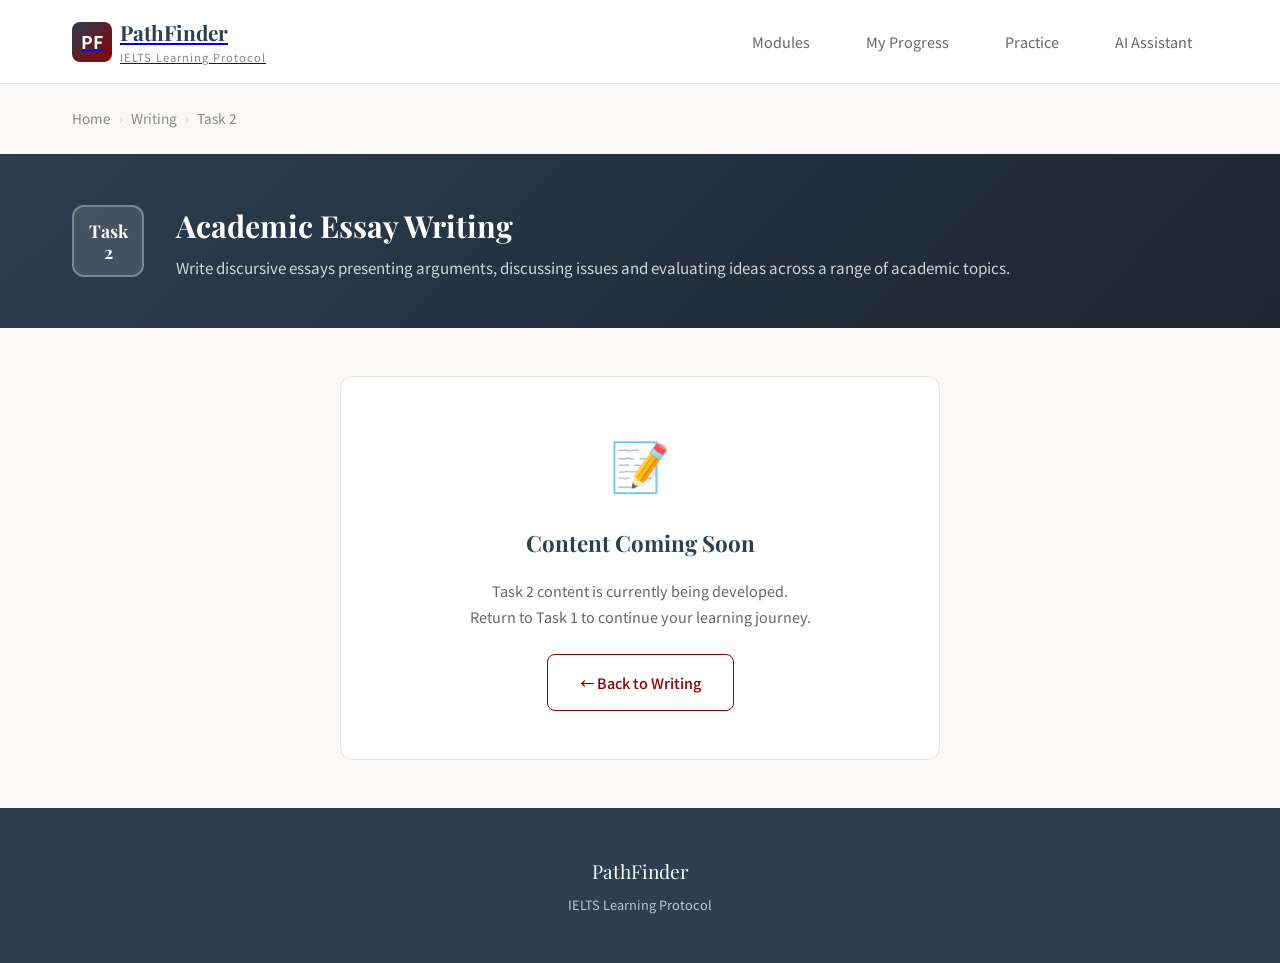
<file: writing-task2.html>
<!DOCTYPE html>
<html lang="en">
<head>
    <meta charset="UTF-8">
    <meta name="viewport" content="width=device-width, initial-scale=1.0">
    <title>Writing Task 2 - PathFinder</title>
    <link href="https://fonts.googleapis.com/css2?family=Noto+Sans+SC:wght@300;400;500;600;700&family=Playfair+Display:wght@600;700&display=swap" rel="stylesheet">
    <link rel="stylesheet" href="css/styles.css">
    <style>
        .task2-hero {
            background: linear-gradient(135deg, var(--primary-dark) 0%, #1a252f 100%);
            color: white;
            padding: var(--space-2xl) 0;
        }

        .task2-hero-inner {
            display: flex;
            align-items: center;
            gap: var(--space-xl);
        }

        .task2-badge-large {
            width: 72px;
            height: 72px;
            background: rgba(255,255,255,0.12);
            border: 2px solid rgba(255,255,255,0.3);
            border-radius: var(--radius-lg);
            display: flex;
            align-items: center;
            justify-content: center;
            font-family: 'Playfair Display', serif;
            font-size: 1.1rem;
            font-weight: 700;
            color: white;
            flex-shrink: 0;
            line-height: 1.2;
            text-align: center;
        }

        .task2-hero-info h1 {
            font-family: 'Playfair Display', serif;
            font-size: 1.9rem;
            margin-bottom: var(--space-xs);
        }

        .task2-hero-info p {
            font-size: 0.95rem;
            opacity: 0.8;
            line-height: 1.7;
        }

        .coming-soon-block {
            max-width: 600px;
            margin: var(--space-2xl) auto;
            text-align: center;
            padding: var(--space-2xl);
            background: var(--bg-white);
            border: 1px solid var(--border-soft);
            border-radius: var(--radius-lg);
        }

        .coming-soon-block .icon {
            font-size: 3rem;
            margin-bottom: var(--space-lg);
        }

        .coming-soon-block h2 {
            font-family: 'Playfair Display', serif;
            font-size: 1.4rem;
            color: var(--primary-dark);
            margin-bottom: var(--space-md);
        }

        .coming-soon-block p {
            color: var(--text-gray);
            font-size: 0.9rem;
            line-height: 1.8;
            margin-bottom: var(--space-lg);
        }

        .back-btn {
            display: inline-flex;
            align-items: center;
            gap: var(--space-sm);
            color: var(--primary-red);
            font-size: 0.9rem;
            font-weight: 500;
            text-decoration: none;
            padding: var(--space-md) var(--space-xl);
            border: 1px solid var(--primary-red);
            border-radius: var(--radius-md);
            transition: all 0.2s;
        }

        .back-btn:hover {
            background: var(--primary-red);
            color: white;
        }
    </style>
</head>
<body>

    <header class="header">
        <div class="container">
            <div class="header-inner">
                <a href="index.html" class="logo">
                    <div class="logo-icon">PF</div>
                    <div class="logo-text">PathFinder<span>IELTS Learning Protocol</span></div>
                </a>
                <nav class="nav">
                    <a href="index.html" class="nav-item">Modules</a>
                    <a href="#" class="nav-item">My Progress</a>
                    <a href="#" class="nav-item">Practice</a>
                    <a href="#" class="nav-item">AI Assistant</a>
                </nav>
            </div>
        </div>
    </header>

    <div class="container">
        <div class="breadcrumb" style="padding-top: var(--space-lg);">
            <a href="index.html">Home</a>
            <span class="breadcrumb-sep">›</span>
            <a href="module-writing.html">Writing</a>
            <span class="breadcrumb-sep">›</span>
            <span>Task 2</span>
        </div>
    </div>

    <section class="task2-hero">
        <div class="container">
            <div class="task2-hero-inner">
                <div class="task2-badge-large">Task<br>2</div>
                <div class="task2-hero-info">
                    <h1>Academic Essay Writing</h1>
                    <p>
                        Write discursive essays presenting arguments, discussing issues and
                        evaluating ideas across a range of academic topics.
                    </p>
                </div>
            </div>
        </div>
    </section>

    <div class="container">
        <div class="coming-soon-block">
            <div class="icon">📝</div>
            <h2>Content Coming Soon</h2>
            <p>
                Task 2 content is currently being developed.<br>
                Return to Task 1 to continue your learning journey.
            </p>
            <a href="module-writing.html" class="back-btn">← Back to Writing</a>
        </div>
    </div>

    <footer class="footer">
        <div class="container">
            <div class="footer-logo">PathFinder</div>
            <p class="footer-text">IELTS Learning Protocol</p>
        </div>
    </footer>

</body>
</html>
</file>
<file: css/styles.css>
/**
 * PathFinder - IELTS Learning Protocol
 * AI-Powered English Deep Learning System
 *
 * 系统名称：PathFinder
 * 视觉风格：学院风 Academic
 */

:root {
    /* 主色调 */
    --primary-dark: #2c3e50;
    --primary-red: #8b0000;
    --bg-cream: #faf9f7;
    --bg-white: #ffffff;
    --border-soft: #e8e4de;
    --text-dark: #2c3e50;
    --text-gray: #666;
    --text-light: #888;

    /* 间距 */
    --space-xs: 4px;
    --space-sm: 8px;
    --space-md: 16px;
    --space-lg: 24px;
    --space-xl: 32px;
    --space-2xl: 48px;

    /* 圆角 */
    --radius-sm: 4px;
    --radius-md: 8px;
    --radius-lg: 12px;

    /* 阴影 */
    --shadow-sm: 0 2px 8px rgba(0,0,0,0.06);
    --shadow-md: 0 4px 16px rgba(0,0,0,0.08);
    --shadow-hover: 0 6px 20px rgba(139,0,0,0.12);
}

/* 通用样式重置 */
* {
    margin: 0;
    padding: 0;
    box-sizing: border-box;
}

body {
    font-family: 'Noto Sans SC', -apple-system, BlinkMacSystemFont, sans-serif;
    background: var(--bg-cream);
    color: var(--text-dark);
    line-height: 1.6;
    min-height: 100vh;
}

/* 学院风字体 */
.font-serif {
    font-family: 'Playfair Display', 'Noto Serif SC', Georgia, serif;
}

/* 容器 */
.container {
    max-width: 1200px;
    margin: 0 auto;
    padding: 0 var(--space-xl);
}

/* ==================== */
/* 顶部导航栏 */
/* ==================== */
.header {
    background: var(--bg-white);
    border-bottom: 1px solid var(--border-soft);
    position: sticky;
    top: 0;
    z-index: 100;
}

.header-inner {
    display: flex;
    align-items: center;
    justify-content: space-between;
    padding: var(--space-md) 0;
}

.logo {
    display: flex;
    align-items: center;
    gap: var(--space-sm);
}

.logo-icon {
    width: 40px;
    height: 40px;
    background: linear-gradient(135deg, var(--primary-dark), var(--primary-red));
    border-radius: var(--radius-md);
    display: flex;
    align-items: center;
    justify-content: center;
    color: white;
    font-weight: 700;
    font-size: 1.1rem;
}

.logo-text {
    font-family: 'Playfair Display', serif;
    font-size: 1.3rem;
    font-weight: 700;
    color: var(--primary-dark);
}

.logo-text span {
    font-size: 0.7rem;
    display: block;
    font-weight: 400;
    color: var(--text-light);
    font-family: 'Noto Sans SC', sans-serif;
    letter-spacing: 1px;
}

.nav {
    display: flex;
    gap: var(--space-lg);
}

.nav-item {
    font-size: 0.9rem;
    color: var(--text-gray);
    text-decoration: none;
    padding: var(--space-sm) var(--space-md);
    border-radius: var(--radius-sm);
    transition: all 0.2s;
}

.nav-item:hover {
    color: var(--primary-red);
    background: var(--bg-cream);
}

.nav-item.active {
    color: var(--primary-red);
    font-weight: 600;
}

/* ==================== */
/* 英雄区 - 首页 banner */
/* ==================== */
.hero {
    background: linear-gradient(135deg, var(--primary-dark) 0%, #1a252f 50%, #0d1519 100%);
    color: white;
    padding: var(--space-2xl) 0;
    position: relative;
    overflow: hidden;
}

.hero::before {
    content: '';
    position: absolute;
    top: 0;
    left: 0;
    right: 0;
    bottom: 0;
    background: url("data:image/svg+xml,%3Csvg width='60' height='60' viewBox='0 0 60 60' xmlns='http://www.w3.org/2000/svg'%3E%3Cg fill='none' fill-rule='evenodd'%3E%3Cg fill='%23ffffff' fill-opacity='0.03'%3E%3Cpath d='M36 34v-4h-2v4h-4v2h4v4h2v-4h4v-2h-4zm0-30V0h-2v4h-4v2h4v4h2V6h4V4h-4zM6 34v-4H4v4H0v2h4v4h2v-4h4v-2H6zM6 4V0H4v4H0v2h4v4h2V6h4V4H6z'/%3E%3C/g%3E%3C/g%3E%3C/svg%3E");
    opacity: 0.5;
}

.hero-content {
    position: relative;
    z-index: 1;
    text-align: center;
    max-width: 700px;
    margin: 0 auto;
}

.hero-badge {
    display: inline-block;
    background: rgba(139,0,0,0.3);
    border: 1px solid rgba(139,0,0,0.5);
    padding: var(--space-xs) var(--space-md);
    border-radius: 20px;
    font-size: 0.75rem;
    margin-bottom: var(--space-lg);
    letter-spacing: 1px;
}

.hero h1 {
    font-family: 'Playfair Display', serif;
    font-size: 2.5rem;
    font-weight: 700;
    margin-bottom: var(--space-md);
    letter-spacing: 2px;
}

.hero p {
    font-size: 1.1rem;
    opacity: 0.85;
    font-weight: 300;
    margin-bottom: var(--space-xl);
    line-height: 1.8;
}

.hero-actions {
    display: flex;
    gap: var(--space-md);
    justify-content: center;
}

.btn {
    display: inline-flex;
    align-items: center;
    gap: var(--space-sm);
    padding: var(--space-md) var(--space-xl);
    border-radius: var(--radius-md);
    font-size: 0.95rem;
    font-weight: 500;
    text-decoration: none;
    transition: all 0.3s;
    cursor: pointer;
    border: none;
}

.btn-primary {
    background: var(--primary-red);
    color: white;
}

.btn-primary:hover {
    background: #6b0000;
    transform: translateY(-2px);
    box-shadow: 0 4px 12px rgba(139,0,0,0.3);
}

.btn-secondary {
    background: transparent;
    color: white;
    border: 1px solid rgba(255,255,255,0.3);
}

.btn-secondary:hover {
    background: rgba(255,255,255,0.1);
    border-color: rgba(255,255,255,0.5);
}

/* ==================== */
/* 统计卡片 */
/* ==================== */
.stats {
    display: grid;
    grid-template-columns: repeat(4, 1fr);
    gap: var(--space-lg);
    margin-top: calc(-1 * var(--space-2xl));
    margin-bottom: var(--space-2xl);
}

.stat-card {
    background: var(--bg-white);
    border: 1px solid var(--border-soft);
    border-radius: var(--radius-lg);
    padding: var(--space-xl);
    text-align: center;
    box-shadow: var(--shadow-sm);
}

.stat-icon {
    font-size: 1.8rem;
    margin-bottom: var(--space-sm);
}

.stat-number {
    font-family: 'Playfair Display', serif;
    font-size: 2rem;
    font-weight: 700;
    color: var(--primary-dark);
}

.stat-label {
    font-size: 0.85rem;
    color: var(--text-light);
    margin-top: var(--space-xs);
}

/* ==================== */
/* 模块卡片区域 */
/* ==================== */
.section {
    padding: var(--space-2xl) 0;
}

.section-header {
    text-align: center;
    margin-bottom: var(--space-2xl);
}

.section-title {
    font-family: 'Playfair Display', serif;
    font-size: 1.8rem;
    color: var(--primary-dark);
    margin-bottom: var(--space-sm);
}

.section-subtitle {
    font-size: 0.95rem;
    color: var(--text-light);
}

.modules-grid {
    display: grid;
    grid-template-columns: repeat(3, 1fr);
    gap: var(--space-xl);
}

.module-card {
    background: var(--bg-white);
    border: 1px solid var(--border-soft);
    border-radius: var(--radius-lg);
    padding: var(--space-xl);
    cursor: pointer;
    transition: all 0.3s;
    position: relative;
    overflow: hidden;
}

.module-card::before {
    content: '';
    position: absolute;
    top: 0;
    left: 0;
    width: 4px;
    height: 100%;
    background: var(--primary-red);
    transform: scaleY(0);
    transition: transform 0.3s;
}

.module-card:hover {
    border-color: var(--primary-red);
    box-shadow: var(--shadow-hover);
    transform: translateY(-4px);
}

.module-card:hover::before {
    transform: scaleY(1);
}

.module-icon {
    width: 56px;
    height: 56px;
    background: var(--primary-red);
    border-radius: 50%;
    display: flex;
    align-items: center;
    justify-content: center;
    font-size: 1.5rem;
    margin-bottom: var(--space-lg);
    transition: transform 0.3s;
}

.module-card:hover .module-icon {
    transform: scale(1.1);
}

.module-title {
    font-size: 1.15rem;
    font-weight: 600;
    color: var(--primary-dark);
    margin-bottom: var(--space-sm);
}

.module-desc {
    font-size: 0.85rem;
    color: var(--text-light);
    line-height: 1.7;
    margin-bottom: var(--space-lg);
}

.module-tags {
    display: flex;
    flex-wrap: wrap;
    gap: var(--space-sm);
}

.module-tag {
    display: inline-block;
    background: var(--bg-cream);
    color: var(--text-gray);
    font-size: 0.7rem;
    padding: var(--space-xs) var(--space-sm);
    border-radius: var(--radius-sm);
}

.module-progress {
    display: flex;
    align-items: center;
    gap: var(--space-sm);
    margin-top: var(--space-md);
    padding-top: var(--space-md);
    border-top: 1px solid var(--border-soft);
}

.progress-bar {
    flex: 1;
    height: 4px;
    background: #e8e8e8;
    border-radius: 2px;
    overflow: hidden;
}

.progress-fill {
    height: 100%;
    background: var(--primary-red);
    border-radius: 2px;
    transition: width 0.3s;
}

.progress-text {
    font-size: 0.75rem;
    color: var(--text-light);
    white-space: nowrap;
}

/* ==================== */
/* 页脚 */
/* ==================== */
.footer {
    background: var(--primary-dark);
    color: rgba(255,255,255,0.7);
    padding: var(--space-2xl) 0;
    text-align: center;
    margin-top: var(--space-2xl);
}

.footer-logo {
    font-family: 'Playfair Display', serif;
    font-size: 1.2rem;
    color: white;
    margin-bottom: var(--space-sm);
}

.footer-text {
    font-size: 0.8rem;
}

.footer-text a {
    color: rgba(255,255,255,0.9);
    text-decoration: none;
}

/* ==================== */
/* 响应式设计 */
/* ==================== */
@media (max-width: 1024px) {
    .modules-grid {
        grid-template-columns: repeat(2, 1fr);
    }

    .stats {
        grid-template-columns: repeat(2, 1fr);
        margin-top: 0;
    }
}

@media (max-width: 768px) {
    .container {
        padding: 0 var(--space-md);
    }

    .nav {
        display: none;
    }

    .hero h1 {
        font-size: 1.8rem;
    }

    .hero-actions {
        flex-direction: column;
        align-items: center;
    }

    .modules-grid {
        grid-template-columns: 1fr;
    }

    .stats {
        grid-template-columns: repeat(2, 1fr);
        gap: var(--space-md);
    }

    .stat-card {
        padding: var(--space-lg);
    }
}

/* ==================== */
/* 面包屑导航 */
/* ==================== */
.breadcrumb {
    display: flex;
    align-items: center;
    gap: var(--space-sm);
    font-size: 0.85rem;
    color: var(--text-light);
    margin-bottom: var(--space-lg);
}

.breadcrumb a {
    color: var(--text-light);
    text-decoration: none;
}

.breadcrumb a:hover {
    color: var(--primary-red);
}

.breadcrumb-sep {
    color: #ccc;
}

/* ==================== */
/* 子模块列表页 */
/* ==================== */
.module-header {
    background: var(--bg-white);
    border-bottom: 1px solid var(--border-soft);
    padding: var(--space-2xl) 0;
}

.module-header-inner {
    display: flex;
    align-items: center;
    gap: var(--space-xl);
}

.module-header-icon {
    width: 80px;
    height: 80px;
    background: var(--primary-red);
    border-radius: 50%;
    display: flex;
    align-items: center;
    justify-content: center;
    font-size: 2.5rem;
}

.module-header-info h1 {
    font-family: 'Playfair Display', serif;
    font-size: 1.8rem;
    color: var(--primary-dark);
    margin-bottom: var(--space-xs);
}

.module-header-info p {
    color: var(--text-gray);
    font-size: 0.95rem;
}

.submodules-grid {
    display: grid;
    grid-template-columns: repeat(2, 1fr);
    gap: var(--space-lg);
}

.submodule-card {
    background: var(--bg-white);
    border: 1px solid var(--border-soft);
    border-radius: var(--radius-md);
    padding: var(--space-xl);
    display: flex;
    gap: var(--space-lg);
    cursor: pointer;
    transition: all 0.3s;
}

.submodule-card:hover {
    border-color: var(--primary-red);
    box-shadow: var(--shadow-md);
}

.submodule-number {
    width: 44px;
    height: 44px;
    background: var(--bg-cream);
    border-radius: var(--radius-md);
    display: flex;
    align-items: center;
    justify-content: center;
    font-family: 'Playfair Display', serif;
    font-size: 1.2rem;
    font-weight: 700;
    color: var(--primary-red);
    flex-shrink: 0;
}

.submodule-content h3 {
    font-size: 1rem;
    font-weight: 600;
    color: var(--primary-dark);
    margin-bottom: var(--space-xs);
}

.submodule-content p {
    font-size: 0.85rem;
    color: var(--text-light);
    margin-bottom: var(--space-sm);
}

.submodule-meta {
    display: flex;
    gap: var(--space-md);
    font-size: 0.75rem;
    color: var(--text-light);
}

.submodule-meta span {
    display: flex;
    align-items: center;
    gap: 4px;
}

/* ==================== */
/* 学习内容页 */
/* ==================== */
.lesson-container {
    display: grid;
    grid-template-columns: 1fr 360px;
    gap: var(--space-xl);
    padding: var(--space-xl) 0;
}

.lesson-main {
    background: var(--bg-white);
    border: 1px solid var(--border-soft);
    border-radius: var(--radius-lg);
    overflow: hidden;
}

.lesson-content {
    padding: var(--space-xl);
}

.lesson-title {
    font-family: 'Playfair Display', serif;
    font-size: 1.5rem;
    color: var(--primary-dark);
    margin-bottom: var(--space-lg);
    padding-bottom: var(--space-md);
    border-bottom: 1px solid var(--border-soft);
}

.lesson-text {
    font-size: 1rem;
    line-height: 2;
    color: var(--text-dark);
}

.lesson-text p {
    margin-bottom: var(--space-lg);
}

.lesson-text strong {
    color: var(--primary-red);
}

.lesson-text .highlight {
    background: #fff5e6;
    padding: 2px 6px;
    border-radius: 3px;
}

/* 音频播放器 */
.audio-player {
    background: var(--bg-cream);
    border: 1px solid var(--border-soft);
    border-radius: var(--radius-md);
    padding: var(--space-lg);
    margin: var(--space-xl) 0;
}

.audio-controls {
    display: flex;
    align-items: center;
    gap: var(--space-md);
}

.play-btn {
    width: 48px;
    height: 48px;
    background: var(--primary-red);
    border: none;
    border-radius: 50%;
    color: white;
    font-size: 1.2rem;
    cursor: pointer;
    display: flex;
    align-items: center;
    justify-content: center;
    transition: all 0.2s;
}

.play-btn:hover {
    background: #6b0000;
    transform: scale(1.05);
}

.audio-info {
    flex: 1;
}

.audio-title {
    font-size: 0.9rem;
    font-weight: 500;
    color: var(--primary-dark);
}

.audio-progress {
    height: 4px;
    background: #ddd;
    border-radius: 2px;
    margin-top: var(--space-sm);
    overflow: hidden;
}

.audio-progress-fill {
    height: 100%;
    background: var(--primary-red);
    width: 0%;
    transition: width 0.1s;
}

.audio-time {
    font-size: 0.8rem;
    color: var(--text-light);
    min-width: 80px;
    text-align: right;
}

/* 练习区域 */
.exercise-section {
    margin-top: var(--space-2xl);
    padding-top: var(--space-xl);
    border-top: 2px solid var(--border-soft);
}

.exercise-card {
    background: var(--bg-cream);
    border: 1px solid var(--border-soft);
    border-radius: var(--radius-md);
    padding: var(--space-xl);
}

.exercise-header {
    display: flex;
    align-items: center;
    justify-content: space-between;
    margin-bottom: var(--space-lg);
}

.exercise-title {
    font-size: 1rem;
    font-weight: 600;
    color: var(--primary-dark);
}

.exercise-type {
    font-size: 0.75rem;
    color: var(--text-light);
    background: var(--bg-white);
    padding: var(--space-xs) var(--space-sm);
    border-radius: var(--radius-sm);
}

.question {
    font-size: 1rem;
    color: var(--text-dark);
    margin-bottom: var(--space-lg);
    line-height: 1.8;
}

.options {
    display: flex;
    flex-direction: column;
    gap: var(--space-sm);
}

.option {
    display: flex;
    align-items: center;
    gap: var(--space-md);
    padding: var(--space-md) var(--space-lg);
    background: var(--bg-white);
    border: 1px solid var(--border-soft);
    border-radius: var(--radius-md);
    cursor: pointer;
    transition: all 0.2s;
}

.option:hover {
    border-color: var(--primary-red);
    background: #fff;
}

.option.selected {
    border-color: var(--primary-red);
    background: rgba(139,0,0,0.05);
}

.option-letter {
    width: 28px;
    height: 28px;
    background: var(--bg-cream);
    border-radius: 50%;
    display: flex;
    align-items: center;
    justify-content: center;
    font-size: 0.85rem;
    font-weight: 600;
    color: var(--text-gray);
}

.option.selected .option-letter {
    background: var(--primary-red);
    color: white;
}

.option-text {
    flex: 1;
    font-size: 0.95rem;
}

/* 侧边栏 */
.lesson-sidebar {
    display: flex;
    flex-direction: column;
    gap: var(--space-lg);
}

.sidebar-card {
    background: var(--bg-white);
    border: 1px solid var(--border-soft);
    border-radius: var(--radius-lg);
    padding: var(--space-lg);
}

.sidebar-title {
    font-size: 0.9rem;
    font-weight: 600;
    color: var(--primary-dark);
    margin-bottom: var(--space-md);
    padding-bottom: var(--space-sm);
    border-bottom: 1px solid var(--border-soft);
}

.toc-list {
    list-style: none;
}

.toc-item {
    padding: var(--space-sm) 0;
    border-bottom: 1px dashed var(--border-soft);
}

.toc-item:last-child {
    border-bottom: none;
}

.toc-item a {
    display: flex;
    align-items: center;
    gap: var(--space-sm);
    font-size: 0.85rem;
    color: var(--text-gray);
    text-decoration: none;
    transition: color 0.2s;
}

.toc-item a:hover,
.toc-item.active a {
    color: var(--primary-red);
}

.toc-item .num {
    width: 20px;
    height: 20px;
    background: var(--bg-cream);
    border-radius: var(--radius-sm);
    display: flex;
    align-items: center;
    justify-content: center;
    font-size: 0.7rem;
    font-weight: 600;
}

.toc-item.active .num {
    background: var(--primary-red);
    color: white;
}

/* 笔记区域 */
.notes-area {
    width: 100%;
    min-height: 120px;
    padding: var(--space-md);
    border: 1px solid var(--border-soft);
    border-radius: var(--radius-md);
    font-family: inherit;
    font-size: 0.9rem;
    resize: vertical;
    margin-top: var(--space-sm);
}

.notes-area:focus {
    outline: none;
    border-color: var(--primary-red);
}

/* 响应式 */
@media (max-width: 1024px) {
    .lesson-container {
        grid-template-columns: 1fr;
    }

    .lesson-sidebar {
        flex-direction: row;
        flex-wrap: wrap;
    }

    .sidebar-card {
        flex: 1;
        min-width: 280px;
    }
}

@media (max-width: 768px) {
    .submodules-grid {
        grid-template-columns: 1fr;
    }

    .module-header-inner {
        flex-direction: column;
        text-align: center;
    }
}
</file>
